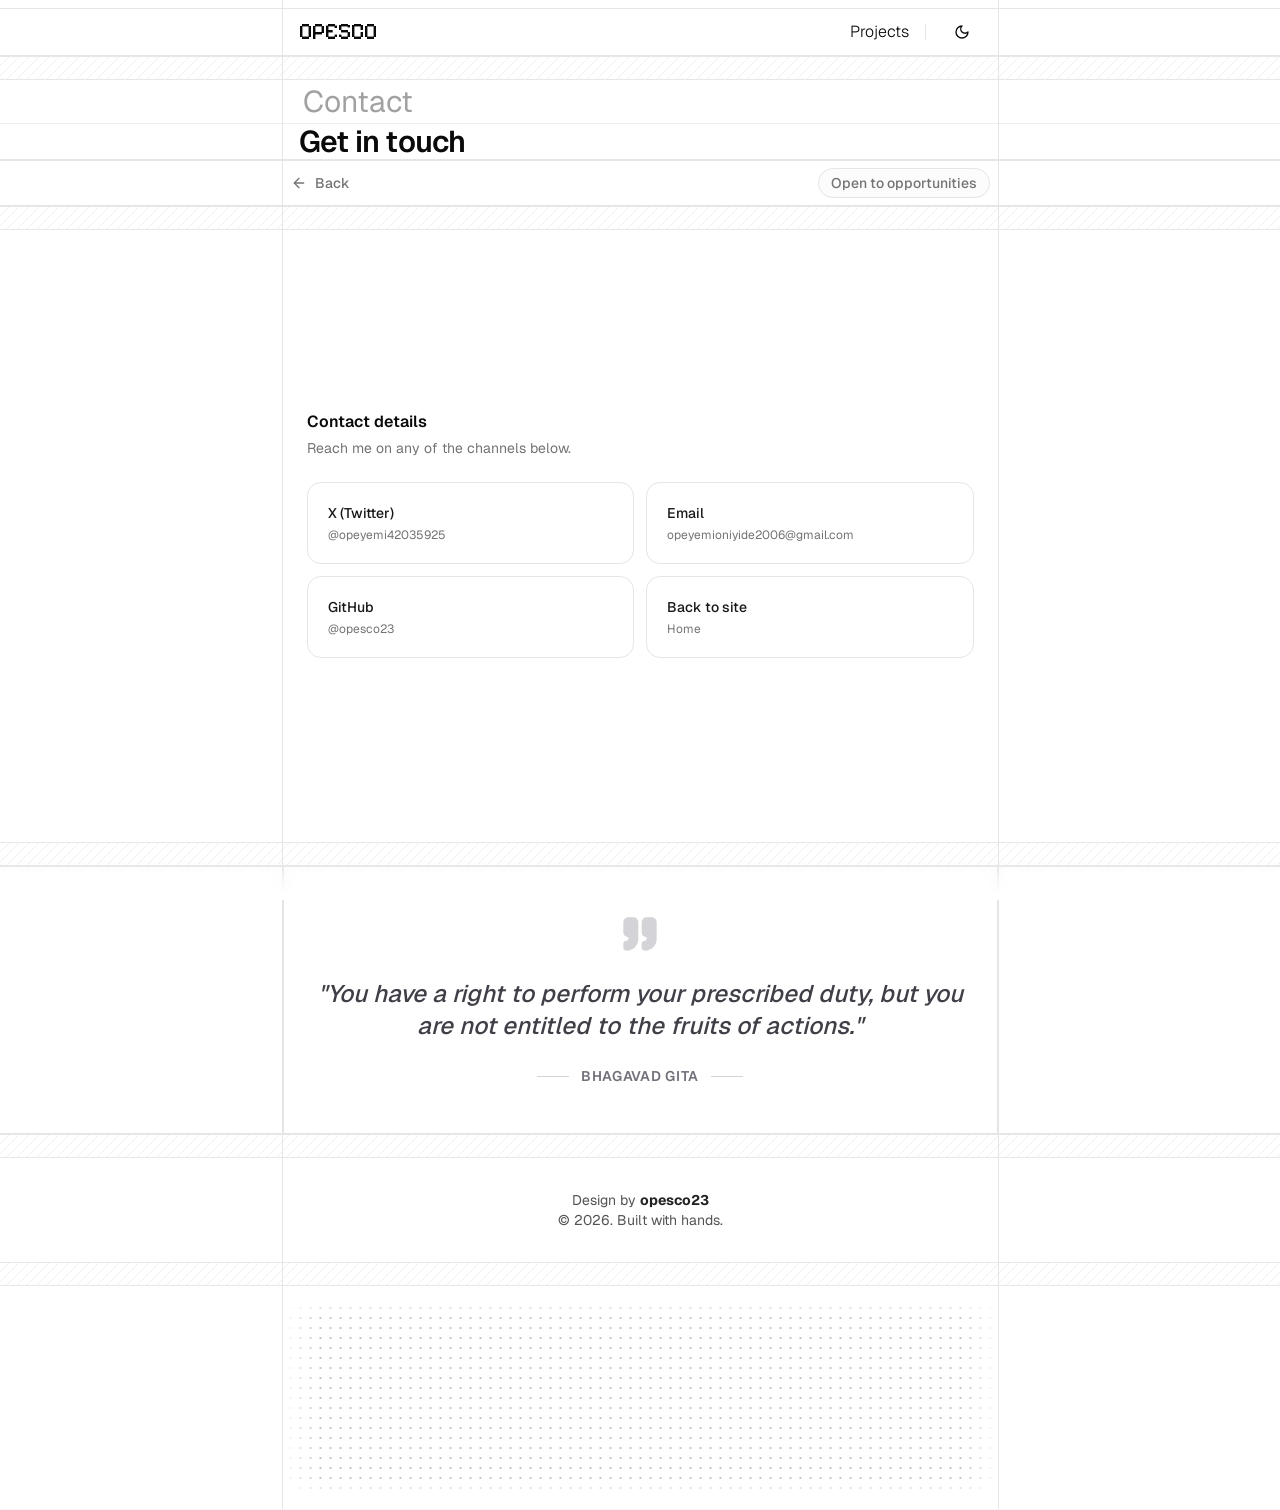
<file: contact.html>
<!DOCTYPE html><html lang="en">
<!-- Mirrored from https://opesco23.vercel.app/contact by HTTrack Website Copier/3.x [XR&CO], Fri, 09 Oct 2026 09:37:30 GMT -->
<!-- Added by HTTrack --><meta http-equiv="content-type" content="text/html;charset=utf-8" /><!-- /Added by HTTrack -->
<head><meta charSet="utf-8"/><meta name="viewport" content="width=device-width, initial-scale=1"/><link rel="preload" href="_next/static/immutable/media/01d67e7cc17e7674-s.p.0wyelkczeev99.woff2" as="font" crossorigin="" type="font/woff2"/><link rel="preload" href="_next/static/immutable/media/caa3a2e1cccd8315-s.p.0zr6hhvz-h9nw.woff2" as="font" crossorigin="" type="font/woff2"/><link rel="stylesheet" href="_next/static/immutable/chunks/0mpg60zrhx6q6.css" data-precedence="next"/><link rel="stylesheet" href="_next/static/immutable/chunks/3k15k_5_o108y.css" data-precedence="next"/><link rel="stylesheet" href="_next/static/immutable/chunks/1lvg9zfqwhzey.css" data-precedence="next"/><link rel="preload" as="script" fetchPriority="low" href="_next/static/immutable/chunks/3c4b5owlvbge0.js"/><script src="_next/static/immutable/chunks/15fmyunt847ma.js" async=""></script><script src="_next/static/immutable/chunks/37t01a6w5yf8l.js" async=""></script><script src="_next/static/immutable/chunks/1rktj87-6sxe0.js" async=""></script><script src="_next/static/immutable/chunks/turbopack-3xl4p3k_nl8x-.js" async=""></script><script src="_next/static/immutable/chunks/3lsz9s7oyhat3.js" async="" crossorigin=""></script><script src="_next/static/immutable/chunks/1fpajt1965nqs.js" async="" crossorigin=""></script><script src="_next/static/immutable/chunks/08pziz2g7lrjw.js" async="" crossorigin=""></script><script src="_next/static/immutable/chunks/3q1f0op2tewg7.js" async="" crossorigin=""></script><script src="_next/static/immutable/chunks/0pt4ca8fzqdy4.js" async="" crossorigin=""></script><script src="_next/static/immutable/chunks/1dj9dky2mdb8h.js" async="" crossorigin=""></script><script src="_next/static/immutable/chunks/0gi9kgcpg0u0f.js" async="" crossorigin=""></script><script src="_next/static/immutable/chunks/04blxplt3olg6.js" async="" crossorigin=""></script><script src="_next/static/immutable/chunks/1n7fblilrgc1y.js" async="" crossorigin=""></script><script src="_next/static/immutable/chunks/1h8p3zzsf2e_h.js" async="" crossorigin=""></script><script src="_next/static/immutable/chunks/1yxh_5e1stimk.js" async="" crossorigin=""></script><script src="_next/static/immutable/chunks/1y2lu9mzzl6ch.js" async="" crossorigin=""></script><title>Contact — Get in Touch | Oniyide Opeyemi</title><meta name="description" content="Reach out to Oniyide Opeyemi for frontend development projects, engineering roles, collaborations, or technical inquiries."/><link rel="author" href="https://github.com/opesco23"/><meta name="author" content="Oniyide Opeyemi"/><link rel="icon" href="/favicon.ico" sizes="any"/><link rel="icon" type="image/png" sizes="32x32" href="/icons/icon-32.png"/><link rel="icon" type="image/png" sizes="16x16" href="/icons/icon-16.png"/><link rel="apple-touch-icon" sizes="180x180" href="/icons/apple-touch-icon.png"/><link rel="mask-icon" href="/icons/icon-192.png" color="#020617"/><link rel="manifest" href="site.webmanifest"/><meta name="keywords" content="Oniyide Opeyemi,Oniyide,Developer,JavaScript,Python,HTML,Chrome Extension,CLI,Git,Web Developer Portfolio"/><meta name="creator" content="Oniyide Opeyemi"/><meta name="robots" content="index, follow"/><meta name="googlebot" content="index, follow, max-video-preview:-1, max-image-preview:large, max-snippet:-1"/><link rel="canonical" href="contact.html"/><meta name="google-site-verification" content="CtQ08DFx38_fGE2AYkzRwuG9w42ekquSIKklDT8S0Uo"/><meta property="og:title" content="Contact — Get in Touch with Oniyide Opeyemi"/><meta property="og:description" content="Reach out to Oniyide Opeyemi for frontend development projects, engineering roles, collaborations, or technical inquiries."/><meta property="og:url" content="contact.html"/><meta property="og:image" content="https://avatars.githubusercontent.com/u/141569350?v=4"/><meta property="og:type" content="website"/><meta name="twitter:card" content="summary_large_image"/><meta name="twitter:creator" content="@opesco23"/><meta name="twitter:title" content="Contact — Get in Touch with Oniyide Opeyemi"/><meta name="twitter:description" content="Reach out to Oniyide Opeyemi for frontend development projects, engineering roles, collaborations, or technical inquiries."/><meta name="twitter:image" content="https://avatars.githubusercontent.com/u/141569350?v=4"/><meta name="next-size-adjust" content=""/><script src="_next/static/immutable/chunks/0c0hxoamwjsbw.js" noModule=""></script></head><body class="geist_f15bd114-module__7725RG__variable pixelify_sans_8e742052-module__Yolb8a__variable min-h-screen font-sans antialiased"><div hidden=""><!--$--><!--/$--></div><script>(self.__next_s=self.__next_s||[]).push([0,{"children":"\n              (function() {\n                try {\n                  var key = \"vite-ui-theme\";\n                  var theme = localStorage.getItem(key);\n                  if (theme === \"dark\" || (!theme \u0026\u0026 \"dark\" === \"dark\")) {\n                    document.documentElement.classList.add(\"dark\");\n                  } else if (theme === \"light\") {\n                    document.documentElement.classList.add(\"light\");\n                  } else if (theme === \"system\") {\n                    var dark = window.matchMedia(\"(prefers-color-scheme: dark)\").matches;\n                    document.documentElement.classList.add(dark ? \"dark\" : \"light\");\n                  }\n                } catch (e) {}\n              })()\n            ","id":"theme-init"}])</script><script>(self.__next_s=self.__next_s||[]).push([0,{"type":"application/ld+json","children":"{\"@context\":\"https://schema.org\",\"@graph\":[{\"@type\":\"Person\",\"@id\":\"https://opesco23.vercel.app/#person\",\"name\":\"Oniyide Opeyemi\",\"jobTitle\":\"Frontend Developer \u0026 Developer\",\"url\":\"https://opesco23.vercel.app\",\"sameAs\":[\"https://github.com/opesco23\",\"https://twitter.com/opesco23\"],\"knowsAbout\":[\"React\",\"Next.js\",\"TypeScript\",\"JavaScript\",\"Frontend Development\",\"Developering\"]},{\"@type\":\"WebSite\",\"@id\":\"https://opesco23.vercel.app/#website\",\"url\":\"https://opesco23.vercel.app\",\"name\":\"Oniyide Opeyemi Portfolio\",\"description\":\"Personal portfolio, technical blogs, projects, and work experience of Oniyide Opeyemi.\",\"publisher\":{\"@id\":\"https://opesco23.vercel.app/#person\"}}]}","id":"json-ld"}])</script><div class="min-h-screen dark:bg-black/50"><section class="container mx-auto md:max-w-[715px] px-2 font-sans md:px-0 undefined "><div class="relative "><div class="pointer-events-none absolute top-0 bottom-0 -left-2 z-0 w-2 border-r border-neutral-200 md:-left-6 md:w-6 dark:border-neutral-800 dark:opacity-60"></div><div class="pointer-events-none absolute top-0 -right-2 bottom-0 z-0 w-2 border-l border-neutral-200 md:-right-6 md:w-6 dark:border-neutral-800 dark:opacity-60"></div><div class="bg-background dark:bg-[#050505] sticky top-0 isolate z-50 pt-1"><section class="container mx-auto md:max-w-[715px] px-2 font-sans md:px-0 undefined "><div><div class="before:bg-border after:bg-border relative m-auto mt-1 flex w-full max-w-screen items-center justify-between gap-2 overflow-visible px-4 py-1.5 transition-shadow duration-300 before:absolute before:top-0 before:left-1/2 before:z-[1] before:h-px before:w-screen before:-translate-x-1/2 before:content-[&#x27;&#x27;] after:absolute after:bottom-0 after:left-1/2 after:z-[1] after:h-px after:w-screen after:-translate-x-1/2 after:content-[&#x27;&#x27;] data-[affix=true]:shadow-[0_0_16px_0_black]/8 dark:data-[affix=true]:shadow-[0_0_16px_0_black]"><div><a href="index.html"><h2 class="pixelify_sans_60bf6b2b-module__eE3oOG__className text-2xl uppercase">OPESCO</h2></a></div><div class="flex items-center gap-4"><div class="hidden items-center gap-3 md:flex"><a class="text-md font-light text-pretty underline-offset-5 hover:underline" href="projects.html">Projects</a></div><span class="bg-border hidden h-4 w-px md:block"></span><audio src="newsound.wav" preload="auto"></audio><button data-slot="tooltip-trigger" data-variant="ghost" data-size="default" class="inline-flex items-center justify-center gap-2 whitespace-nowrap rounded-md text-sm font-medium disabled:pointer-events-none disabled:opacity-50 [&amp;_svg]:pointer-events-none [&amp;_svg:not([class*=&#x27;size-&#x27;])]:size-4 shrink-0 [&amp;_svg]:shrink-0 outline-none focus-visible:border-ring focus-visible:ring-ring/50 focus-visible:ring-[3px] aria-invalid:ring-destructive/20 dark:aria-invalid:ring-destructive/40 aria-invalid:border-destructive hover:bg-accent hover:text-accent-foreground dark:hover:bg-accent/50 h-9 px-4 py-2 has-[&gt;svg]:px-3 cursor-pointer" aria-label="Toggle theme" data-state="closed"><svg xmlns="http://www.w3.org/2000/svg" width="16" height="16" viewBox="0 0 24 24" fill="none" stroke="currentColor" stroke-width="2" stroke-linecap="round" stroke-linejoin="round" class="lucide lucide-sun" aria-hidden="true"><circle cx="12" cy="12" r="4"></circle><path d="M12 2v2"></path><path d="M12 20v2"></path><path d="m4.93 4.93 1.41 1.41"></path><path d="m17.66 17.66 1.41 1.41"></path><path d="M2 12h2"></path><path d="M20 12h2"></path><path d="m6.34 17.66-1.41 1.41"></path><path d="m19.07 4.93-1.41 1.41"></path></svg></button><div class="md:hidden border-l"><button data-slot="button" data-variant="ghost" data-size="icon" class="inline-flex items-center justify-center gap-2 whitespace-nowrap text-sm font-medium disabled:pointer-events-none disabled:opacity-50 [&amp;_svg]:pointer-events-none [&amp;_svg:not([class*=&#x27;size-&#x27;])]:size-4 shrink-0 [&amp;_svg]:shrink-0 outline-none focus-visible:border-ring focus-visible:ring-ring/50 focus-visible:ring-[3px] aria-invalid:ring-destructive/20 dark:aria-invalid:ring-destructive/40 aria-invalid:border-destructive hover:bg-accent hover:text-accent-foreground dark:hover:bg-accent/50 size-9 cursor-pointer rounded-full" aria-label="Menu" type="button" id="radix-_R_2abctb_" aria-haspopup="menu" aria-expanded="false" data-state="closed"><svg xmlns="http://www.w3.org/2000/svg" width="18" height="18" viewBox="0 0 24 24" fill="none" stroke="currentColor" stroke-width="2" stroke-linecap="round" stroke-linejoin="round" class="lucide lucide-menu" aria-hidden="true"><path d="M4 5h16"></path><path d="M4 12h16"></path><path d="M4 19h16"></path></svg></button></div></div></div></div></section></div><div class="fixed inset-x-0 bottom-6 z-50 mx-auto w-fit md:hidden"></div><div class="relative z-10"><section class="container mx-auto md:max-w-[715px] px-2 font-sans md:px-0 undefined "><div class="relative left-1/2 flex h-6 w-screen shrink-0 -translate-x-1/2 border-y border-neutral-200/90 before:absolute before:inset-0 before:-z-10 before:bg-[repeating-linear-gradient(315deg,transparent_0,rgb(229_229_229_/_0.6)_0,rgb(229_229_229_/_0.6)_1px,transparent_1px,transparent_50%)] before:bg-[size:10px_10px] dark:border-neutral-800 dark:before:bg-[repeating-linear-gradient(315deg,transparent_0,theme(colors.neutral.900)_0,theme(colors.neutral.900)_1px,transparent_1px,transparent_50%)] dark:opacity-60 dark:opacity-40"></div><div><div><div class="after:z relative w-full max-w-screen items-center justify-between gap-2 overflow-visible py-1 text-3xl font-normal transition-shadow duration-300 after:absolute after:bottom-0 after:left-1/2 after:h-px after:w-screen after:-translate-x-1/2 after:bg-neutral-200/60 after:content-[&#x27;&#x27;] data-[affix=true]:shadow-[0_0_16px_0_black]/8 dark:after:bg-neutral-800/80 dark:data-[affix=true]:shadow-[0_0_16px_0_black] px-5  text-neutral-400 dark:text-neutral-500 font-medium "><h2 class="">Contact</h2></div><h1 class="screen-line-bottom px-4 text-3xl font-semibold tracking-tight text-balance">Get in touch</h1></div><div class="flex items-center justify-between screen-line-top screen-line-bottom p-2"><a data-slot="button" data-variant="link" data-size="sm" class="group/button inline-flex shrink-0 items-center justify-center border border-transparent bg-clip-padding text-sm font-medium whitespace-nowrap outline-none select-none focus-visible:border-ring focus-visible:ring-3 focus-visible:ring-ring/50 disabled:pointer-events-none disabled:opacity-50 aria-invalid:border-destructive aria-invalid:ring-3 aria-invalid:ring-destructive/20 dark:aria-invalid:border-destructive/50 dark:aria-invalid:ring-destructive/40 [&amp;_svg]:pointer-events-none [&amp;_svg]:shrink-0 [&amp;_svg:not([class*=&#x27;size-&#x27;])]:size-4 decoration-1 underline-offset-3 active:scale-none rounded-[min(var(--radius-lg),10px)] in-data-[slot=button-group]:rounded-lg has-data-[icon=inline-end]:pr-1.5 has-data-[icon=inline-start]:pl-1.5 h-7 gap-2 border-none px-0 text-muted-foreground hover:text-foreground hover:no-underline" href="index.html"><svg xmlns="http://www.w3.org/2000/svg" width="24" height="24" viewBox="0 0 24 24" fill="none" stroke="currentColor" stroke-width="2" stroke-linecap="round" stroke-linejoin="round" class="lucide lucide-arrow-left" aria-hidden="true"><path d="m12 19-7-7 7-7"></path><path d="M19 12H5"></path></svg>Back</a><span class="text-xs sm:text-sm text-muted-foreground font-medium border border-border px-3 py-1 rounded-full bg-muted/30">Open to opportunities</span></div></div><div class="relative left-1/2 flex h-6 w-screen shrink-0 -translate-x-1/2 border-y border-neutral-200/90 before:absolute before:inset-0 before:-z-10 before:bg-[repeating-linear-gradient(315deg,transparent_0,rgb(229_229_229_/_0.6)_0,rgb(229_229_229_/_0.6)_1px,transparent_1px,transparent_50%)] before:bg-[size:10px_10px] dark:border-neutral-800 dark:before:bg-[repeating-linear-gradient(315deg,transparent_0,theme(colors.neutral.900)_0,theme(colors.neutral.900)_1px,transparent_1px,transparent_50%)] dark:opacity-60 dark:opacity-40"></div><div data-slot="card" class="text-card-foreground flex flex-col gap-6 rounded-xl border py-6 border-none bg-transparent shadow-none my-40"><div data-slot="card-header" class="@container/card-header grid auto-rows-min grid-rows-[auto_auto] items-start gap-2 px-6 has-data-[slot=card-action]:grid-cols-[1fr_auto] [.border-b]:pb-6"><div data-slot="card-title" class="leading-none font-semibold">Contact details</div><div data-slot="card-description" class="text-muted-foreground text-sm">Reach me on any of the channels below.</div></div><div data-slot="card-content" class="px-6"><div class="grid gap-3 sm:grid-cols-2"><a href="https://x.com/opeyemi42035925" target="_blank" rel="noopener noreferrer" class="group block rounded-xl border border-neutral-200 p-5 transition-colors hover:bg-neutral-50 dark:border-neutral-800 dark:hover:bg-neutral-900/50"><div class="text-sm font-medium text-neutral-900 dark:text-neutral-100">X (Twitter)</div><div class="mt-1 text-xs text-neutral-500 dark:text-neutral-400">@opeyemi42035925</div></a><a href="mailto:opeyemioniyide2006@gmail.com" target="_blank" rel="noopener noreferrer" class="group block rounded-xl border border-neutral-200 p-5 transition-colors hover:bg-neutral-50 dark:border-neutral-800 dark:hover:bg-neutral-900/50"><div class="text-sm font-medium text-neutral-900 dark:text-neutral-100">Email</div><div class="mt-1 text-xs text-neutral-500 dark:text-neutral-400">opeyemioniyide2006@gmail.com</div></a><a href="https://github.com/opesco23" target="_blank" rel="noopener noreferrer" class="group block rounded-xl border border-neutral-200 p-5 transition-colors hover:bg-neutral-50 dark:border-neutral-800 dark:hover:bg-neutral-900/50"><div class="text-sm font-medium text-neutral-900 dark:text-neutral-100">GitHub</div><div class="mt-1 text-xs text-neutral-500 dark:text-neutral-400">@opesco23</div></a><a href="index.html" target="_blank" rel="noopener noreferrer" class="group block rounded-xl border border-neutral-200 p-5 transition-colors hover:bg-neutral-50 dark:border-neutral-800 dark:hover:bg-neutral-900/50"><div class="text-sm font-medium text-neutral-900 dark:text-neutral-100">Back to site</div><div class="mt-1 text-xs text-neutral-500 dark:text-neutral-400">Home</div></a></div></div></div></section><!--$--><!--/$--><div data-site-quote="true"><div class="relative left-1/2 flex h-6 w-screen shrink-0 -translate-x-1/2 border-y border-neutral-200/90 before:absolute before:inset-0 before:-z-10 before:bg-[repeating-linear-gradient(315deg,transparent_0,rgb(229_229_229_/_0.6)_0,rgb(229_229_229_/_0.6)_1px,transparent_1px,transparent_50%)] before:bg-[size:10px_10px] dark:border-neutral-800 dark:before:bg-[repeating-linear-gradient(315deg,transparent_0,theme(colors.neutral.900)_0,theme(colors.neutral.900)_1px,transparent_1px,transparent_50%)] dark:opacity-60"></div><section class="container mx-auto md:max-w-[715px] px-2 font-sans md:px-0 undefined "><div><div class="border-border before:bg-border after:bg-border relative flex flex-col items-center justify-center border-x px-6 py-12 text-center before:absolute before:top-0 before:left-[-100vw] before:h-px before:w-[200vw] after:absolute after:bottom-0 after:left-[-100vw] after:h-px after:w-[200vw]"><svg xmlns="http://www.w3.org/2000/svg" width="24" height="24" viewBox="0 0 24 24" fill="none" stroke="currentColor" stroke-width="2" stroke-linecap="round" stroke-linejoin="round" class="lucide lucide-quote mb-6 size-10 fill-current text-zinc-300 dark:text-zinc-600" aria-hidden="true"><path d="M16 3a2 2 0 0 0-2 2v6a2 2 0 0 0 2 2 1 1 0 0 1 1 1v1a2 2 0 0 1-2 2 1 1 0 0 0-1 1v2a1 1 0 0 0 1 1 6 6 0 0 0 6-6V5a2 2 0 0 0-2-2z"></path><path d="M5 3a2 2 0 0 0-2 2v6a2 2 0 0 0 2 2 1 1 0 0 1 1 1v1a2 2 0 0 1-2 2 1 1 0 0 0-1 1v2a1 1 0 0 0 1 1 6 6 0 0 0 6-6V5a2 2 0 0 0-2-2z"></path></svg><blockquote class="mb-6 max-w-2xl text-xl font-medium text-zinc-700 italic sm:text-2xl dark:text-zinc-300">&quot;<!-- -->You have a right to perform your prescribed duty, but you are not
            entitled to the fruits of actions.<!-- -->&quot;</blockquote><div class="flex items-center gap-3"><div class="h-px w-8 bg-zinc-300 dark:bg-zinc-600"></div><span class="text-sm font-semibold tracking-wider text-zinc-500 uppercase dark:text-zinc-400">Bhagavad Gita</span><div class="h-px w-8 bg-zinc-300 dark:bg-zinc-600"></div></div></div></div></section></div><div class="relative left-1/2 flex h-6 w-screen shrink-0 -translate-x-1/2 border-y border-neutral-200/90 before:absolute before:inset-0 before:-z-10 before:bg-[repeating-linear-gradient(315deg,transparent_0,rgb(229_229_229_/_0.6)_0,rgb(229_229_229_/_0.6)_1px,transparent_1px,transparent_50%)] before:bg-[size:10px_10px] dark:border-neutral-800 dark:before:bg-[repeating-linear-gradient(315deg,transparent_0,theme(colors.neutral.900)_0,theme(colors.neutral.900)_1px,transparent_1px,transparent_50%)] dark:opacity-60"></div><section class="container mx-auto md:max-w-[715px] px-2 font-sans md:px-0 py-8 "><div class="flex flex-col items-center justify-center"><p class="text-foreground/70 text-center text-sm">Design by<!-- --> <b class="text-foreground/90">opesco23</b> <br/> ©<!-- --> <!-- -->2026<!-- -->. <!-- -->Built with hands.</p></div></section><div class="relative left-1/2 flex h-6 w-screen shrink-0 -translate-x-1/2 border-y border-neutral-200/90 before:absolute before:inset-0 before:-z-10 before:bg-[repeating-linear-gradient(315deg,transparent_0,rgb(229_229_229_/_0.6)_0,rgb(229_229_229_/_0.6)_1px,transparent_1px,transparent_50%)] before:bg-[size:10px_10px] dark:border-neutral-800 dark:before:bg-[repeating-linear-gradient(315deg,transparent_0,theme(colors.neutral.900)_0,theme(colors.neutral.900)_1px,transparent_1px,transparent_50%)] dark:opacity-60"></div><div data-footer-bottom-banner="true"><div class="after:z relative w-full max-w-screen items-center justify-between gap-2 overflow-visible py-3 transition-shadow duration-300 after:absolute after:bottom-0 after:left-1/2 after:h-px after:w-screen after:-translate-x-1/2 after:bg-neutral-100 after:content-[&#x27;&#x27;] data-[affix=true]:shadow-[0_0_16px_0_black]/8 dark:after:bg-neutral-900 dark:data-[affix=true]:shadow-[0_0_16px_0_black]"><div class="flex h-50 min-h-30 w-full items-center justify-center bg-[radial-gradient(var(--pattern-foreground)_1px,transparent_0)] mask-y-from-90% mask-x-from-95% mask-circle bg-size-[10px_10px] bg-center px-1.25 [--pattern-foreground:color-mix(in_oklab,var(--color-zinc-400)_60%,transparent)] sm:min-h-32 dark:[--pattern-foreground:color-mix(in_oklab,var(--color-zinc-600)_60%,transparent)]"></div></div></div></div></div></section><div class="from-background pointer-events-none fixed inset-x-0 bottom-0 z-40 h-10 bg-linear-to-t to-transparent [mask-image:linear-gradient(to_top,black_10%,transparent)] opacity-100 backdrop-blur-[5px] select-none dark:[mask-image:linear-gradient(to_top,black_20%,transparent)]"></div></div><script src="_next/static/immutable/chunks/3c4b5owlvbge0.js" id="_R_" async=""></script><script>(self.__next_f=self.__next_f||[]).push([0])</script><script>self.__next_f.push([1,"1:\"$Sreact.fragment\"\n2:I[77466,[\"/_next/static/immutable/chunks/3lsz9s7oyhat3.js\",\"/_next/static/immutable/chunks/1fpajt1965nqs.js\",\"/_next/static/immutable/chunks/08pziz2g7lrjw.js\",\"/_next/static/immutable/chunks/3q1f0op2tewg7.js\",\"/_next/static/immutable/chunks/0pt4ca8fzqdy4.js\",\"/_next/static/immutable/chunks/1dj9dky2mdb8h.js\",\"/_next/static/immutable/chunks/0gi9kgcpg0u0f.js\",\"/_next/static/immutable/chunks/04blxplt3olg6.js\"],\"\"]\n3:I[68467,[\"/_next/static/immutable/chunks/3lsz9s7oyhat3.js\",\"/_next/static/immutable/chunks/1fpajt1965nqs.js\",\"/_next/static/immutable/chunks/08pziz2g7lrjw.js\",\"/_next/static/immutable/chunks/3q1f0op2tewg7.js\",\"/_next/static/immutable/chunks/0pt4ca8fzqdy4.js\",\"/_next/static/immutable/chunks/1dj9dky2mdb8h.js\",\"/_next/static/immutable/chunks/0gi9kgcpg0u0f.js\",\"/_next/static/immutable/chunks/04blxplt3olg6.js\"],\"ThemeProvider\"]\n4:I[38024,[\"/_next/static/immutable/chunks/3lsz9s7oyhat3.js\",\"/_next/static/immutable/chunks/1fpajt1965nqs.js\",\"/_next/static/immutable/chunks/08pziz2g7lrjw.js\",\"/_next/static/immutable/chunks/3q1f0op2tewg7.js\",\"/_next/static/immutable/chunks/0pt4ca8fzqdy4.js\",\"/_next/static/immutable/chunks/1dj9dky2mdb8h.js\",\"/_next/static/immutable/chunks/0gi9kgcpg0u0f.js\",\"/_next/static/immutable/chunks/04blxplt3olg6.js\"],\"default\"]\n5:I[47452,[\"/_next/static/immutable/chunks/3lsz9s7oyhat3.js\",\"/_next/static/immutable/chunks/1fpajt1965nqs.js\",\"/_next/static/immutable/chunks/08pziz2g7lrjw.js\",\"/_next/static/immutable/chunks/3q1f0op2tewg7.js\",\"/_next/static/immutable/chunks/0pt4ca8fzqdy4.js\",\"/_next/static/immutable/chunks/1dj9dky2mdb8h.js\",\"/_next/static/immutable/chunks/0gi9kgcpg0u0f.js\",\"/_next/static/immutable/chunks/04blxplt3olg6.js\"],\"default\"]\n6:I[98389,[\"/_next/static/immutable/chunks/3lsz9s7oyhat3.js\",\"/_next/static/immutable/chunks/1fpajt1965nqs.js\",\"/_next/static/immutable/chunks/08pziz2g7lrjw.js\",\"/_next/static/immutable/chunks/3q1f0op2tewg7.js\",\"/_next/static/immutable/chunks/0pt4ca8fzqdy4.js\",\"/_next/static/immutable/chunks/1dj9dky2mdb8h.js\",\"/_next/static/immutable/chunks/0gi9kgcpg0u0f.js\",\"/_next/static/immutable/chunks/04blxplt3olg6.js\"],\"Analytics\"]\nf:I[58281,[\"/_next/static/immutable/chunks/3lsz9s7oyhat3.js\",\"/_next/static/immutable/chunks/1fpajt1965nqs.js\",\"/_next/static/immutable/chunks/08pziz2g7lrjw.js\",\"/_next/static/immutable/chunks/3q1f0op2tewg7.js\",\"/_next/static/immutable/chunks/0pt4ca8fzqdy4.js\",\"/_next/static/immutable/chunks/1dj9dky2mdb8h.js\",\"/_next/static/immutable/chunks/0gi9kgcpg0u0f.js\",\"/_next/static/immutable/chunks/04blxplt3olg6.js\"],\"default\",1]\n:HL[\"/_next/static/immutable/chunks/0mpg60zrhx6q6.css\",\"style\"]\n:HL[\"/_next/static/immutable/chunks/3k15k_5_o108y.css\",\"style\"]\n:HL[\"/_next/static/immutable/chunks/1lvg9zfqwhzey.css\",\"style\"]\n:HL[\"/_next/static/immutable/media/01d67e7cc17e7674-s.p.0wyelkczeev99.woff2\",\"font\",{\"crossOrigin\":\"\",\"type\":\"font/woff2\"}]\n:HL[\"/_next/static/immutable/media/caa3a2e1cccd8315-s.p.0zr6hhvz-h9nw.woff2\",\"font\",{\"crossOrigin\":\"\",\"type\":\"font/woff2\"}]\nd:X\n0:{\"P\":null,\"c\":[\"\",\"contact\"],\"q\":\"\",\"i\":false,\"f\":[[[\"\",{\"children\":[\"contact\",{\"children\":[\"__PAGE__\",{},\"$undefined\",\"$undefined\",4608]},\"$undefined\",\"$undefined\",4608]},\"$undefined\",\"$undefined\",4624],[[\"$\",\"$1\",\"c\",{\"children\":[[[\"$\",\"link\",\"0\",{\"rel\":\"stylesheet\",\"href\":\"/_next/static/immutable/chunks/0mpg60zrhx6q6.css\",\"precedence\":\"next\",\"crossOrigin\":\"$undefined\",\"nonce\":\"$undefined\"}],[\"$\",\"link\",\"1\",{\"rel\":\"stylesheet\",\"href\":\"/_next/static/immutable/chunks/3k15k_5_o108y.css\",\"precedence\":\"next\",\"crossOrigin\":\"$undefined\",\"nonce\":\"$undefined\"}],[\"$\",\"link\",\"2\",{\"rel\":\"stylesheet\",\"href\":\"/_next/static/immutable/chunks/1lvg9zfqwhzey.css\",\"precedence\":\"next\",\"crossOrigin\":\"$undefined\",\"nonce\":\"$undefined\"}],[\"$\",\"script\",\"script-0\",{\"src\":\"/_next/static/immutable/chunks/3lsz9s7oyhat3.js\",\"async\":true,\"nonce\":\"$undefined\"}],[\"$\",\"script\",\"script-1\",{\"src\":\"/_next/static/immutable/chunks/1fpajt1965nqs.js\",\"async\":true,\"nonce\":\"$undefined\"}],[\"$\",\"script\",\"script-2\",{\"src\":\"/_next/static/immutable/chunks/08pziz2g7lrjw.js\",\"async\":true,\"nonce\":\"$undefined\"}],[\"$\",\"script\",\"script-3\",{\"src\":\"/_next/static/immutable/chunks/3q1f0op2tewg7.js\",\"async\":true,\"nonce\":\"$undefined\"}],[\"$\",\"script\",\"script-4\",{\"src\":\"/_next/static/immutable/chunks/0pt4ca8fzqdy4.js\",\"async\":true,\"nonce\":\"$undefined\"}],[\"$\",\"script\",\"script-5\",{\"src\":\"/_next/static/immutable/chunks/1dj9dky2mdb8h.js\",\"async\":true,\"nonce\":\"$undefined\"}],[\"$\",\"script\",\"script-6\",{\"src\":\"/_next/static/immutable/chunks/0gi9kgcpg0u0f.js\",\"async\":true,\"nonce\":\"$undefined\"}],[\"$\",\"script\",\"script-7\",{\"src\":\"/_next/static/immutable/chunks/04blxplt3olg6.js\",\"async\":true,\"nonce\":\"$undefined\"}]],[\"$\",\"html\",null,{\"lang\":\"en\",\"suppressHydrationWarning\":true,\"children\":[[\"$\",\"head\",null,{}],[\"$\",\"body\",null,{\"className\":\"geist_f15bd114-module__7725RG__variable pixelify_sans_8e742052-module__Yolb8a__variable min-h-screen font-sans antialiased\",\"children\":[[\"$\",\"$L2\",null,{\"id\":\"theme-init\",\"strategy\":\"beforeInteractive\",\"dangerouslySetInnerHTML\":{\"__html\":\"\\n              (function() {\\n                try {\\n                  var key = \\\"vite-ui-theme\\\";\\n                  var theme = localStorage.getItem(key);\\n                  if (theme === \\\"dark\\\" || (!theme \u0026\u0026 \\\"dark\\\" === \\\"dark\\\")) {\\n                    document.documentElement.classList.add(\\\"dark\\\");\\n                  } else if (theme === \\\"light\\\") {\\n                    document.documentElement.classList.add(\\\"light\\\");\\n                  } else if (theme === \\\"system\\\") {\\n                    var dark = window.matchMedia(\\\"(prefers-color-scheme: dark)\\\").matches;\\n                    document.documentElement.classList.add(dark ? \\\"dark\\\" : \\\"light\\\");\\n                  }\\n                } catch (e) {}\\n              })()\\n            \"}}],[\"$\",\"$L2\",null,{\"id\":\"json-ld\",\"type\":\"application/ld+json\",\"strategy\":\"beforeInteractive\",\"dangerouslySetInnerHTML\":{\"__html\":\"{\\\"@context\\\":\\\"https://schema.org/\\\",\\\"@graph\\\":[{\\\"@type\\\":\\\"Person\\\",\\\"@id\\\":\\\"index.html#person\\\",\\\"name\\\":\\\"Oniyide Opeyemi\\\",\\\"jobTitle\\\":\\\"Frontend Developer \u0026 Developer\\\",\\\"url\\\":\\\"index.html\\\",\\\"sameAs\\\":[\\\"https://github.com/opesco23\\\",\\\"https://twitter.com/opesco23\\\"],\\\"knowsAbout\\\":[\\\"React\\\",\\\"Next.js\\\",\\\"TypeScript\\\",\\\"JavaScript\\\",\\\"Frontend Development\\\",\\\"Developering\\\"]},{\\\"@type\\\":\\\"WebSite\\\",\\\"@id\\\":\\\"index.html#website\\\",\\\"url\\\":\\\"index.html\\\",\\\"name\\\":\\\"Oniyide Opeyemi Portfolio\\\",\\\"description\\\":\\\"Personal portfolio, technical blogs, projects, and work experience of Oniyide Opeyemi.\\\",\\\"publisher\\\":{\\\"@id\\\":\\\"https://opesco23.vercel.app/#person\\\"}}]}\"}}],[\"$\",\"$L3\",null,{\"defaultTheme\":\"dark\",\"storageKey\":\"vite-ui-theme\",\"children\":[[\"$\",\"$L4\",null,{}],[\"$\",\"$L5\",null,{}],[\"$\",\"$L6\",null,{}],[\"$\",\"div\",null,{\"className\":\"min-h-screen dark:bg-black/50\",\"children\":[[\"$\",\"section\",null,{\"className\":\"container mx-auto md:max-w-[715px] px-2 font-sans md:px-0 undefined \",\"children\":[\"$\",\"div\",null,{\"className\":\"relative \",\"children\":[[\"$\",\"div\",null,{\"className\":\"pointer-events-none absolute top-0 bottom-0 -left-2 z-0 w-2 border-r border-neutral-200 md:-left-6 md:w-6 dark:border-neutral-800 dark:opacity-60\"}],\"$L7\",\"$L8\",\"$L9\"]}]}],\"$La\"]}]]}]]}]]}]]}],{\"children\":[\"$Lb\",{\"children\":[\"$Lc\",{},null,false,null]},null,false,\"$d\"]},null,false,null],\"$Le\",false]],\"m\":\"$undefined\",\"G\":[\"$f\",[\"$L10\",\"$L11\",\"$L12\"]],\"S\":true,\"h\":null,\"r\":\"$undefined\",\"s\":\"$undefined\",\"a\":\"$undefined\",\"l\":\"$undefined\",\"p\":\"$undefined\",\"d\":\"$undefined\",\"b\":\"jDEjcXAs76h6JYAIAXPZJ\"}\n13:I[71664,[\"/_next/static/immutable/chunks/3lsz9s7oyhat3.js\",\"/_next/static/immutable/chunks/1fpajt1965nqs.js\",\"/_next/static/immutable/chunks/08pziz2g7lrjw.js\",\"/_next/static/immutable/chunks/3q1f0op2tewg7.js\",\"/_next/static/immutable/chunks/0pt4ca8fzqdy4.js\",\"/_next/static/immutable/chunks/1dj9dky2mdb8h.js\",\"/_next/static/immutable/chunks/0gi9kgcpg0u0f.js\",\"/_next/static/immutable/chunks/04blxplt3olg6.js\"],\"default\"]\n14:I[15789,[\"/_next/static/immutable/chunks/3lsz9s7oyhat3.js\",\"/_next/static/immutable/chunks/1fpajt1965nqs.js\",\"/_next/static/immutable/chunks/08pziz2g7lrjw.js\",\"/_next/static/immutable/chunks/3q1f0op2tewg7.js\",\"/_next/static/immutable/chunks/0pt4ca8fzqdy4.js\",\"/_next/static/immutable/chunks/1dj9dky2mdb8h.js\",\"/_next/static/immutable/chunks/0gi9kgcpg0u0f.js\",\"/_next/static/immutable/chunks/04blxplt3olg6.js\"],\"default\"]\n15:I[54584,[\"/_next/static/immutable/chunks/3lsz9s7oyhat3.js\",\"/_next/static/immutable/chunks/1fpajt1965nqs.js\",\"/_next/static/immutable/chunks/08pziz2g7lrjw.js\",\"/_next/static/immutable/chunks/3q1f0op2tewg7.js\",\"/_next/static/immutable/chunks/0pt4ca8fzqdy4.js\",\"/_next/static/immutable/chunks/1dj9dky2mdb8h.js\",\"/_next/static/immutable/chunks/0gi9kgcpg0u0f.js\",\"/_next/static/immutable/chunks/04blxplt3olg6.js\"],\"default\"]\n16:I[82468,[\"/_next/static/immutable/chunks/3lsz9s7oyhat3.js\",\"/_next/static/immutable/chunks/1fpajt1965nqs.js\",\"/_next/static/immutable/chunks/08pziz2g7lrjw.js\",\"/_next/static/immutable/chunks/3q1f0op2tewg7.js\",\"/_next/static/immutable/chunks/0pt4ca8fzqdy4.js\",\"/_next/static/immutable/chunks/1dj9dky2mdb8h.js\",\"/_next/static/immutable/chunks/0gi9kgcpg0u0f.js\",\"/_next/static/immutable/chunks/04blxplt3olg6.js\",\"/_next/static/immutable/chunks/1n7fblilrgc1y.js\"],\"CursorDrivenParticleTypography\"]\n17:I[91751,[\"/_next/static/immutable/chunks/3lsz9s7oyhat3.js\",\"/_next/static/immutable/chunks/1fpajt1965nqs.js\",\"/_next/static/immutable/chunks/08pziz2g7lrjw.js\",\"/_next/static/immutable/chunks/3q1f0op2tewg7.js\",\"/_next/static/immutable/chunks/0pt4ca8fzqdy4.js\",\"/_next/static/immutable/chunks/1dj9dky2mdb8h.js\",\"/_next/static/immutable/chunks/0gi9kgcpg0u0f.js\",\"/_next/static/immutable/chunks/04blxplt3olg6.js\",\"/_next/static/immutable/chunks/1n7fblilrgc1y.js\"],\"\"]\n18:I[6861,[\"/_next/static/immutable/chunks/3lsz9s7oyhat3.js\",\"/_next/static/immutable/chunks/1fpajt1965nqs.js\",\"/_next/static/immutable/chunks/08pziz2g7lrjw.js\",\"/_next/static/immutable/chunks/3q1f0op2tewg7.js\",\"/_next/static/immutable/chunks/0pt4ca8fzqdy4.js\",\"/_next/static/immutable/chunks/1dj9dky2mdb8h.js\",\"/_next/static/immutable/chunks/0gi9kgcpg0u0f.js\",\"/_next/static/immutable/chunks/04blxplt3olg6.js\"],\"Quote\"]\n19:I[8105,[\"/_next/static/immutable/chunks/3lsz9s7oyhat3.js\",\"/_next/static/immutable/chunks/1fpajt1965nqs.js\",\"/_next/static/immutable/chunks/08pziz2g7lrjw.js\",\"/_next/static/immutable/chunks/3q1f0op2tewg7.js\",\"/_next/static/immutable/chunks/0pt4ca8fzqdy4.js\",\"/_next/static/immutable/chunks/1dj9dky2mdb8h.js\",\"/_next/static/immutable/chunks/0gi9kgcpg0u0f.js\",\"/_next/static/immutable/chunks/04blxplt3olg6.js\",\"/_next/static/immutable/chunks/1h8p3zzsf2e_h.js\",\"/_next/static/immutable/chunks/1yxh_5e1stimk.js\",\"/_next/static/immutable/chunks/1y2lu9mzzl6ch.js\"],\"default\"]\n1a:I[7368,[\"/_next/static/immutable/chunks/3lsz9s7oyhat3.js\",\"/_next/static/immutable/chunks/1fpajt1965nqs.js\",\"/_next/static/immutable/chunks/08pziz2g7lrjw.js\",\"/_next/static/immutable/chunks/3q1f0op2tewg7.js\",\"/_next/static/immutable/chunks/0pt4ca8fzqdy4.js\",\"/_next/static/immutable/chunks/1dj9dky2mdb8h.js\",\"/_next/static/immutable/chunks/0gi9kgcpg0u0f.js\",\"/_next/static/immutable/chunks/04blxplt3olg6.js\"],\"OutletBoundary\"]\n1b:\"$Sreact.suspense\"\n1d:I[7368,[\"/_next/static/immutable/chunks/3lsz9s7oyhat3.js\",\"/_next/static/immutable/chunks/1fpajt1965nqs.js\",\"/_next/static/immutable/chunks/08pziz2g7lrjw.js\",\"/_next/static/immutable/chunks/3q1f0op2tewg7.js\",\"/_next/static/immutable/chunks/0pt4ca8fzqdy4.js\",\"/_next/static/immutable/chunks/1dj9dky2mdb8h.js\",\"/_next/static/immutable/chunks/0gi9kgcpg0u0f.js\",\"/_next/static/immutable/chunks/04blxplt3olg6.js\"],\"ViewportBoundary\"]\n1f:I[7368,[\"/_next/static/immutable/chunks/3lsz9s7oyhat3.js\",\"/_next/static/immutable/chunks/1fpajt1965nqs.js\",\"/_next/static/immutable/chunks/08pziz2g7lrjw.js\",\"/_next/static/immutable/chunks/3q1f0op2tewg7.js\",\"/_next/static/immutable/chunks/0pt4ca8fzqdy4.js\",\"/_next/static/immutable/chunks/1dj9dky2mdb8h.js\",\"/_next/static/immutable/chunks/0gi9kgcpg0u0f.js\",\"/_next/static/immutable/chunks/04blxplt3olg6.js\"],\"MetadataBoundary\"]\n7:[\"$\",\"div\",null,{\"className\":\"pointer-events-none absolute top-0 -right-2 bottom-0 z-0 w-2 border-l border-neutral-200 md:-right-6 md:w-6 dark:border-neutral-800 dark:opacity-60\"}]\n8:[\"$\",\"$L13\",null,{}]\n9:[\"$\",\"div\",null,{\"className\":\"relative z-10\",\"children\":[[\"$\",\"$L14\",null,{\"parallelRouterKey\":\"children\",\"error\":\"$undefined\",\"errorStyles\":\"$undefined\",\"errorScripts\":\"$undefined\",\"template\":[\"$\",\"$L15\",null,{}],\"templateStyles\":\"$undefined\",\"templateScripts\":\"$undefined\",\"notFound\":[[\"$\",\"div\",null,{\"className\":\"not-found-page flex min-h-[calc(100vh-13.5rem)] flex-col items-center justify-center px-4 text-center\",\"children\":[[\"$\",\"style\",null,{\"children\":\"\\n          .not-found-page ~ [data-site-quote],\\n          .not-found-page ~ [data-footer-bottom-banner] {\\n            display: none;\\n          }\\n        \"}],[\"$\",\"div\",null,{\"className\":\"w-full max-w-2xl\",\"children\":[\"$\",\"$L16\",null,{\"text\":\"404\",\"fontSize\":160,\"particleDensity\":4,\"dispersionStrength\":20,\"returnSpeed\":0.06,\"className\":\"h-48 min-h-48 sm:h-56 sm:min-h-56\"}]}],[\"$\",\"div\",null,{\"className\":\"-mt-4 flex flex-col items-center gap-3 sm:-mt-6\",\"children\":[[\"$\",\"h1\",null,{\"className\":\"text-2xl font-semibold tracking-tight sm:text-3xl\",\"children\":\"Page not found\"}],[\"$\",\"p\",null,{\"className\":\"text-muted-foreground max-w-md text-sm\",\"children\":\"This page doesn't exist or has been moved.\"}],[\"$\",\"$L17\",null,{\"href\":\"/\",\"className\":\"bg-primary text-primary-foreground mt-3 rounded-full px-6 py-2 text-sm font-medium transition-opacity hover:opacity-90\",\"children\":\"Go home\"}]]}]]}],[]],\"forbidden\":\"$undefined\",\"unauthorized\":\"$undefined\"}],[\"$\",\"$L18\",null,{}],[[\"$\",\"div\",null,{\"className\":\"relative left-1/2 flex h-6 w-screen shrink-0 -translate-x-1/2 border-y border-neutral-200/90 before:absolute before:inset-0 before:-z-10 before:bg-[repeating-linear-gradient(315deg,transparent_0,rgb(229_229_229_/_0.6)_0,rgb(229_229_229_/_0.6)_1px,transparent_1px,transparent_50%)] before:bg-[size:10px_10px] dark:border-neutral-800 dark:before:bg-[repeating-linear-gradient(315deg,transparent_0,theme(colors.neutral.900)_0,theme(colors.neutral.900)_1px,transparent_1px,transparent_50%)] dark:opacity-60\"}],[\"$\",\"section\",null,{\"className\":\"container mx-auto md:max-w-[715px] px-2 font-sans md:px-0 py-8 \",\"children\":[\"$\",\"div\",null,{\"className\":\"flex flex-col items-center justify-center\",\"children\":[\"$\",\"p\",null,{\"className\":\"text-foreground/70 text-center text-sm\",\"children\":[\"Design by\",\" \",[\"$\",\"b\",null,{\"className\":\"text-foreground/90\",\"children\":\"opesco23\"}],\" \",[\"$\",\"br\",null,{}],\" ©\",\" \",2026,\". \",\"Built with hands.\"]}]}]}],[\"$\",\"div\",null,{\"className\":\"relative left-1/2 flex h-6 w-screen shrink-0 -translate-x-1/2 border-y border-neutral-200/90 before:absolute before:inset-0 before:-z-10 before:bg-[repeating-linear-gradient(315deg,transparent_0,rgb(229_229_229_/_0.6)_0,rgb(229_229_229_/_0.6)_1px,transparent_1px,transparent_50%)] before:bg-[size:10px_10px] dark:border-neutral-800 dark:before:bg-[repeating-linear-gradient(315deg,transparent_0,theme(colors.neutral.900)_0,theme(colors.neutral.900)_1px,transparent_1px,transparent_50%)] dark:opacity-60\"}],[\"$\",\"div\",null,{\"data-footer-bottom-banner\":true,\"children\":[\"$\",\"div\",null,{\"className\":\"after:z relative w-full max-w-screen items-center justify-between gap-2 overflow-visible py-3 transition-shadow duration-300 after:absolute after:bottom-0 after:left-1/2 after:h-px after:w-screen after:-translate-x-1/2 after:bg-neutral-100 after:content-[''] data-[affix=true]:shadow-[0_0_16px_0_black]/8 dark:after:bg-neutral-900 dark:data-[affix=true]:shadow-[0_0_16px_0_black]\",\"children\":[\"$\",\"div\",null,{\"className\":\"flex h-50 min-h-30 w-full items-center justify-center bg-[radial-gradient(var(--pattern-foreground)_1px,transparent_0)] mask-y-from-90% mask-x-from-95% mask-circle bg-size-[10px_10px] bg-center px-1.25 [--pattern-foreground:color-mix(in_oklab,var(--color-zinc-400)_60%,transparent)] sm:min-h-32 dark:[--pattern-foreground:color-mix(in_oklab,var(--color-zinc-600)_60%,transparent)]\"}]}]}]]]}]\na:[\"$\",\"div\",null,{\"className\":\"from-background pointer-events-none fixed inset-x-0 bottom-0 z-40 h-10 bg-linear-to-t to-transparent [mask-image:linear-gradient(to_top,black_10%,transparent)] opacity-100 backdrop-blur-[5px] select-none dark:[mask-image:linear-gradient(to_top,black_20%,transparent)]\"}]\nb:[\"$\",\"$1\",\"c\",{\"children\":[null,[\"$\",\"$L14\",null,{\"parallelRouterKey\":\"children\",\"error\":\"$undefined\",\"errorStyles\":\"$undefined\",\"errorScripts\":\"$undefined\",\"template\":[\"$\",\"$L15\",null,{}],\"templateStyles\":\"$undefined\",\"templateScripts\":\"$undefined\",\"notFound\":\"$undefined\",\"forbidden\":\"$undefined\",\"unauthorized\":\"$undefined\"}]]}]\nc:[\"$\",\"$1\",\"c\",{\"children\":[[\"$\",\"$L19\",null,{}],[[\"$\",\"script\",\"script-0\",{\"src\":\"/_next/static/immutable/chunks/1h8p3zzsf2e_h.js\",\"async\":true,\"nonce\":\"$undefined\"}],[\"$\",\"script\",\"script-1\",{\"src\":\"/_next/static/immutable/chunks/1yxh_5e1stimk.js\",\"async\":true,\"nonce\":\"$undefined\"}],[\"$\",\"script\",\"script-2\",{\"src\":\"/_next/static/immutable/chunks/1y2lu9mzzl6ch.js\",\"async\":true,\"nonce\":\"$undefined\"}]],[\"$\",\"$L1a\",null,{\"children\":[\"$\",\"$1b\",null,{\"name\":\"Next.MetadataOutlet\",\"children\":\"$@1c\"}]}]]}]\ne:[\"$\",\"$1\",\"h\",{\"children\":[null,[\"$\",\"$L1d\",null,{\"children\":\"$L1e\"}],[\"$\",\"div\",null,{\"hidden\":true,\"children\":[\"$\",\"$L1f\",null,{\"children\":[\"$\",\"$1b\",null,{\"name\":\"Next.Metadata\",\"children\":\"$L20\"}]}]}],[\"$\",\"meta\",null,{\"name\":\"next-size-adjust\",\"content\":\"\"}]]}]\n10:[\"$\",\"link\",\"0\",{\"rel\":\"stylesheet\",\"href\":\"/_next/static/immutable/chunks/0mpg60zrhx6q6.css\",\"precedence\":\"next\",\"crossOrigin\":\"$undefined\",\"nonce\":\"$undefined\"}]\n11:[\"$\",\"link\",\"1\",{\"rel\":\"stylesheet\",\"href\":\"/_next/static/immutable/chunks/3k15k_5_o108y.css\",\"precedence\":\"next\",\"crossOrigin\":\"$undefined\",\"nonce\":\"$undefined\"}]\n12:[\"$\",\"link\",\"2\",{\"rel\":\"stylesheet\",\"href\":\"/_next/static/immutable/chunks/1lvg9zfqwhzey.css\",\"precedence\":\"next\",\"crossOrigin\":\"$undefined\",\"nonce\":\"$undefined\"}]\nd:C\n1e:[[\"$\",\"meta\",\"0\",{\"charSet\":\"utf-8\"}],[\"$\",\"meta\",\"1\",{\"name\":\"viewport\",\"content\":\"width=device-width, initial-scale=1\"}]]\n21:I[65818,[\"/_next/static/immutable/chunks/3lsz9s7oyhat3.js\",\"/_next/static/immutable/chunks/1fpajt1965nqs.js\",\"/_next/static/immutable/chunks/08pziz2g7lrjw.js\",\"/_next/static/immutable/chunks/3q1f0op2tewg7.js\",\"/_next/static/immutable/chunks/0pt4ca8fzqdy4.js\",\"/_next/static/immutable/chunks/1dj9dky2mdb8h.js\",\"/_next/static/immutable/chunks/0gi9kgcpg0u0f.js\",\"/_next/static/immutable/chunks/04blxplt3olg6.js\"],\"IconMark\"]\n1c:null\n20:[[\"$\",\"title\",\"0\",{\"children\":\"Contact — Get in Touch | Oniyide Opeyemi\"}],[\"$\",\"meta\",\"1\",{\"name\":\"description\",\"content\":\"Reach out to Oniyide Opeyemi for frontend development projects, engineering roles, collaborations, or technical inquiries.\"}],[\"$\",\"link\",\"2\",{\"rel\":\"author\",\"href\":\"https://github.com/opesco23\"}],[\"$\",\"meta\",\"3\",{\"name\":\"author\",\"content\":\"Oniyide Opeyemi\"}],[\"$\",\"link\",\"4\",{\"rel\":\"manifest\",\"href\":\"/site.webmanifest\",\"crossOrigin\":\"$undefined\"}],[\"$\",\"meta\",\"5\",{\"name\":\"keywords\",\"content\":\"Oniyide Opeyemi,Oniyide,Developer,JavaScript,Python,HTML,Chrome Extension,CLI,Git,Web Developer Portfolio\"}],[\"$\",\"meta\",\"6\",{\"name\":\"creator\",\"content\":\"Oniyide Opeyemi\"}],[\"$\",\"meta\",\"7\",{\"name\":\"robots\",\"content\":\"index, follow\"}],[\"$\",\"meta\",\"8\",{\"name\":\"googlebot\",\"content\":\"index, follow, max-video-preview:-1, max-image-preview:large, max-snippet:-1\"}],[\"$\",\"link\",\"9\",{\"rel\":\"canonical\",\"href\":\"https://opesco23.vercel.app/contact\"}],[\"$\",\"meta\",\"10\",{\"name\":\"google-site-verification\",\"content\":\"CtQ08DFx38_fGE2AYkzRwuG9w42ekquSIKklDT8S0Uo\"}],[\"$\",\"meta\",\"11\",{\"property\":\"og:title\",\"content\":\"Contact — Get in Touch with Oniyide Opeyemi\"}],[\"$\",\"meta\",\"12\",{\"property\":\"og:description\",\"content\":\"Reach out to Oniyide Opeyemi for frontend development projects, engineering roles, collaborations, or technical inquiries.\"}],[\"$\",\"meta\",\"13\",{\"property\":\"og:url\",\"content\":\"https://opesco23.vercel.app/contact\"}],[\"$\",\"meta\",\"14\",{\"property\":\"og:image\",\"content\":\"https://opesco23.vercel.app/og-image.webp\"}],[\"$\",\"meta\",\"15\",{\"property\":\"og:image:width\",\"content\":\"1200\"}],[\"$\",\"meta\",\"16\",{\"property\":\"og:image:height\",\"content\":\"630\"}],[\"$\",\"meta\",\"17\",{\"property\":\"og:image:alt\",\"content\":\"Oniyide Opeyemi | Contact Page\"}],[\"$\",\"meta\",\"18\",{\"property\":\"og:type\",\"content\":\"website\"}],[\"$\",\"meta\",\"19\",{\"name\":\"twitter:card\",\"content\":\"summary_large_image\"}],[\"$\",\"meta\",\"20\",{\"name\":\"twitter:creator\",\"content\":\"@opesco23\"}],[\"$\",\"meta\",\"21\",{\"name\":\"twitter:title\",\"content\":\"Contact — Get in Touch with Oniyide Opeyemi\"}],[\"$\",\"meta\",\"22\",{\"name\":\"twitter:description\",\"content\":\"Reach out to Oniyide Opeyemi for frontend development projects, engineering roles, collaborations, or technical inquiries.\"}],[\"$\",\"meta\",\"23\",{\"name\":\"twitter:image\",\"content\":\"https://opesco23.vercel.app/og-image.webp\"}],[\"$\",\"link\",\"24\",{\"rel\":\"icon\",\"href\":\"favicon8f4c.ico?favicon.0bhf-b7juwhsu.ico\",\"sizes\":\"32x32\",\"type\":\"image/x-icon\"}],[\"$\",\"$L21\",\"25\",{}]]\n"])</script><script data-theme-fallback>
(function () {
  var KEY = "vite-ui-theme";
  var root = document.documentElement;

  function isDark() { return root.classList.contains("dark"); }

  function apply(theme) {
    root.classList.remove("dark", "light");
    root.classList.add(theme);
    root.style.colorScheme = theme;
  }

  function setTheme(theme) {
    try { localStorage.setItem(KEY, theme); } catch (e) {}
    apply(theme);
    syncIcons();
  }

  function syncIcons() {
    var dark = isDark();
    var buttons = document.querySelectorAll('[aria-label="Toggle theme"]');
    for (var i = 0; i < buttons.length; i++) {
      var b = buttons[i];
      b.setAttribute("data-state", dark ? "closed" : "open");
      b.setAttribute("aria-pressed", dark ? "true" : "false");
      var svg = b.querySelector("svg");
      if (!svg) continue;
      svg.setAttribute("class", dark ? "lucide lucide-sun" : "lucide lucide-moon");
      svg.innerHTML = dark ? "<circle cx=\"12\" cy=\"12\" r=\"4\"></circle><path d=\"M12 2v2\"></path><path d=\"M12 20v2\"></path><path d=\"m4.93 4.93 1.41 1.41\"></path><path d=\"m17.66 17.66 1.41 1.41\"></path><path d=\"M2 12h2\"></path><path d=\"M20 12h2\"></path><path d=\"m6.34 17.66-1.41 1.41\"></path><path d=\"m19.07 4.93-1.41 1.41\"></path>" : "<path d=\"M12 3a6 6 0 0 0 9 9 9 9 0 1 1-9-9Z\"></path>";
    }
  }

  window.__setTheme = setTheme;
  window.__toggleTheme = function () { setTheme(isDark() ? "light" : "dark"); };

  // Capture phase + stopPropagation: beats React's root listener so the
  // toggle works identically with or without hydration.
  document.addEventListener("click", function (e) {
    var t = e.target;
    if (!t || !t.closest) return;
    var btn = t.closest('[aria-label="Toggle theme"]');
    if (!btn) return;
    e.preventDefault();
    e.stopPropagation();
    setTheme(isDark() ? "light" : "dark");
  }, true);

  function boot() {
    var stored = null;
    try { stored = localStorage.getItem(KEY); } catch (e) {}
    if (stored === "dark" || stored === "light") apply(stored);
    else if (!root.classList.contains("dark") && !root.classList.contains("light")) {
      apply(window.matchMedia && window.matchMedia("(prefers-color-scheme: dark)").matches ? "dark" : "light");
    }
    syncIcons();
  }

  if (document.readyState === "loading") document.addEventListener("DOMContentLoaded", boot);
  else boot();
})();
</script>
</body>
<!-- Mirrored from https://opesco23.vercel.app/contact by HTTrack Website Copier/3.x [XR&CO], Fri, 09 Oct 2026 09:37:30 GMT -->
</html>
</file>
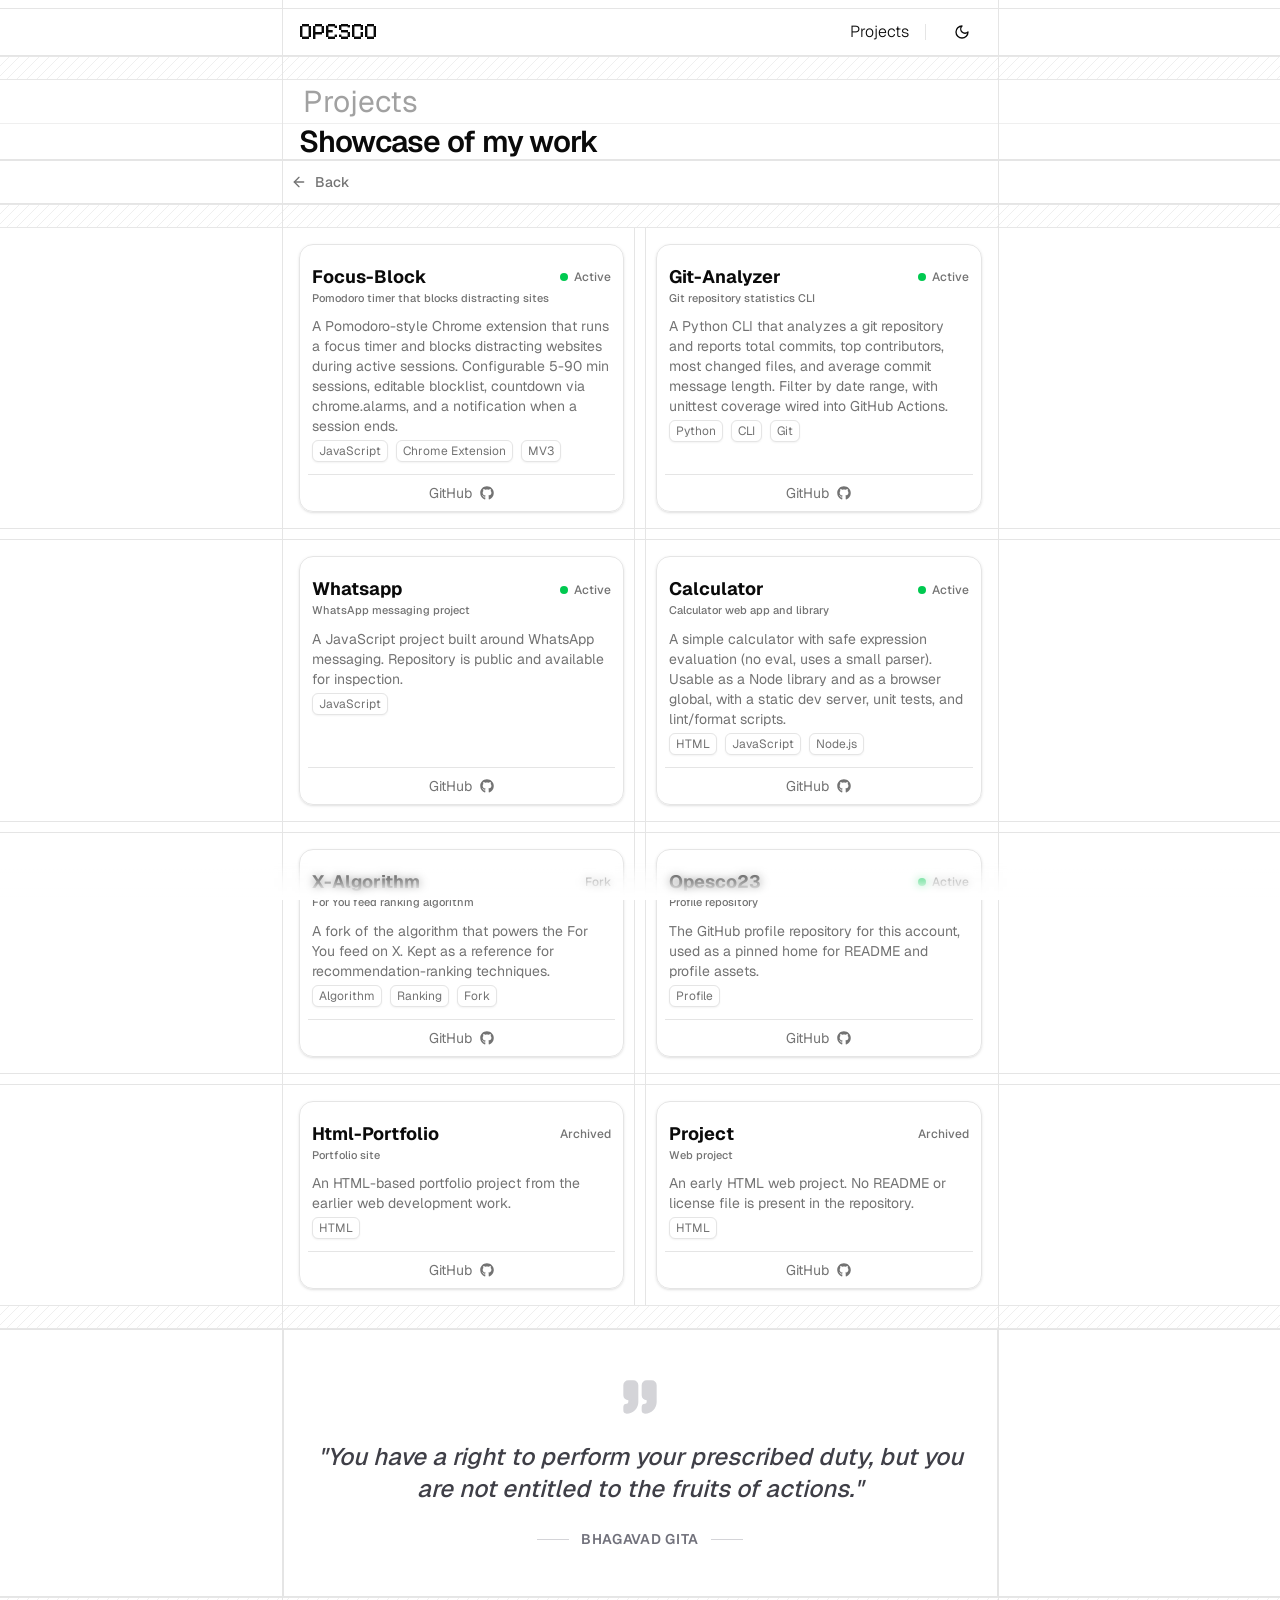
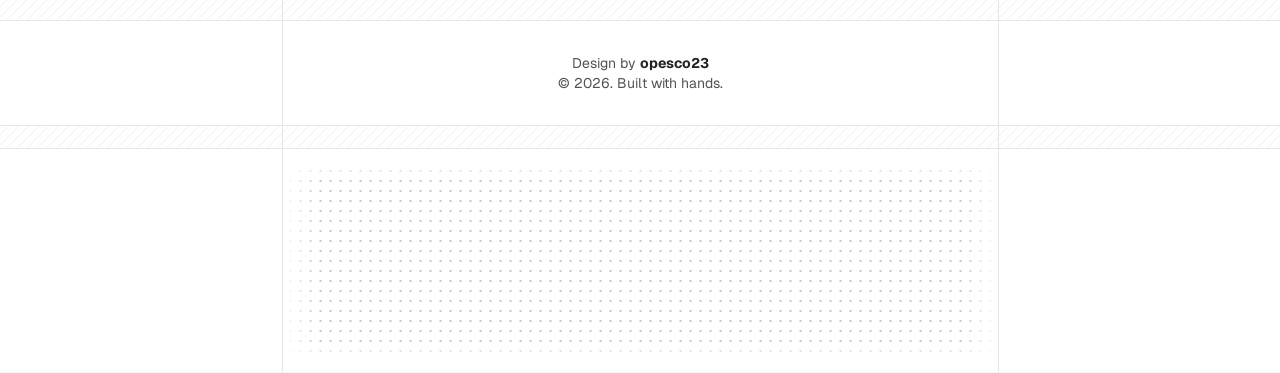
<file: projects.html>
<!DOCTYPE html><html lang="en">
<!-- Mirrored from https://opesco23.vercel.app/projects by HTTrack Website Copier/3.x [XR&CO], Fri, 09 Oct 2026 09:37:29 GMT -->
<!-- Added by HTTrack --><meta http-equiv="content-type" content="text/html;charset=utf-8" /><!-- /Added by HTTrack -->
<head><meta charSet="utf-8"/><meta name="viewport" content="width=device-width, initial-scale=1"/><link rel="preload" href="_next/static/immutable/media/01d67e7cc17e7674-s.p.0wyelkczeev99.woff2" as="font" crossorigin="" type="font/woff2"/><link rel="preload" href="_next/static/immutable/media/caa3a2e1cccd8315-s.p.0zr6hhvz-h9nw.woff2" as="font" crossorigin="" type="font/woff2"/><link rel="stylesheet" href="_next/static/immutable/chunks/0mpg60zrhx6q6.css" data-precedence="next"/><link rel="stylesheet" href="_next/static/immutable/chunks/3k15k_5_o108y.css" data-precedence="next"/><link rel="stylesheet" href="_next/static/immutable/chunks/1lvg9zfqwhzey.css" data-precedence="next"/><link rel="preload" as="script" fetchPriority="low" href="_next/static/immutable/chunks/3c4b5owlvbge0.js"/><script src="_next/static/immutable/chunks/15fmyunt847ma.js" async=""></script><script src="_next/static/immutable/chunks/37t01a6w5yf8l.js" async=""></script><script src="_next/static/immutable/chunks/1rktj87-6sxe0.js" async=""></script><script src="_next/static/immutable/chunks/turbopack-3xl4p3k_nl8x-.js" async=""></script><script src="_next/static/immutable/chunks/3lsz9s7oyhat3.js" async="" crossorigin=""></script><script src="_next/static/immutable/chunks/1fpajt1965nqs.js" async="" crossorigin=""></script><script src="_next/static/immutable/chunks/08pziz2g7lrjw.js" async="" crossorigin=""></script><script src="_next/static/immutable/chunks/3q1f0op2tewg7.js" async="" crossorigin=""></script><script src="_next/static/immutable/chunks/0pt4ca8fzqdy4.js" async="" crossorigin=""></script><script src="_next/static/immutable/chunks/1dj9dky2mdb8h.js" async="" crossorigin=""></script><script src="_next/static/immutable/chunks/0gi9kgcpg0u0f.js" async="" crossorigin=""></script><script src="_next/static/immutable/chunks/04blxplt3olg6.js" async="" crossorigin=""></script><script src="_next/static/immutable/chunks/1n7fblilrgc1y.js" async="" crossorigin=""></script><script src="_next/static/immutable/chunks/15q0j6oc2p_w_.js" async=""></script><title>Projects — Frontend Apps &amp; Open Source Engineering | Oniyide Opeyemi</title><meta name="description" content="Explore web applications, React &amp; Next.js projects, open source tools, and interactive designs built by Oniyide Opeyemi."/><link rel="author" href="https://github.com/opesco23"/><meta name="author" content="Oniyide Opeyemi"/><link rel="icon" href="/favicon.ico" sizes="any"/><link rel="icon" type="image/png" sizes="32x32" href="/icons/icon-32.png"/><link rel="icon" type="image/png" sizes="16x16" href="/icons/icon-16.png"/><link rel="apple-touch-icon" sizes="180x180" href="/icons/apple-touch-icon.png"/><link rel="mask-icon" href="/icons/icon-192.png" color="#020617"/><link rel="manifest" href="site.webmanifest"/><meta name="keywords" content="Oniyide Opeyemi,Oniyide,Developer,JavaScript,Python,HTML,Chrome Extension,CLI,Git,Web Developer Portfolio"/><meta name="creator" content="Oniyide Opeyemi"/><meta name="robots" content="index, follow"/><meta name="googlebot" content="index, follow, max-video-preview:-1, max-image-preview:large, max-snippet:-1"/><link rel="canonical" href="projects.html"/><meta name="google-site-verification" content="CtQ08DFx38_fGE2AYkzRwuG9w42ekquSIKklDT8S0Uo"/><meta property="og:title" content="Projects — Frontend Apps &amp; Open Source Engineering"/><meta property="og:description" content="Explore web applications, React &amp; Next.js projects, open source tools, and interactive designs built by Oniyide Opeyemi."/><meta property="og:url" content="projects.html"/><meta property="og:image" content="https://avatars.githubusercontent.com/u/141569350?v=4"/><meta property="og:type" content="website"/><meta name="twitter:card" content="summary_large_image"/><meta name="twitter:creator" content="@opesco23"/><meta name="twitter:title" content="Projects — Frontend Apps &amp; Open Source Engineering"/><meta name="twitter:description" content="Explore web applications, React &amp; Next.js projects, open source tools, and interactive designs built by Oniyide Opeyemi."/><meta name="twitter:image" content="https://avatars.githubusercontent.com/u/141569350?v=4"/><meta name="next-size-adjust" content=""/><script src="_next/static/immutable/chunks/0c0hxoamwjsbw.js" noModule=""></script></head><body class="geist_f15bd114-module__7725RG__variable pixelify_sans_8e742052-module__Yolb8a__variable min-h-screen font-sans antialiased"><div hidden=""><!--$--><!--/$--></div><script>(self.__next_s=self.__next_s||[]).push([0,{"children":"\n              (function() {\n                try {\n                  var key = \"vite-ui-theme\";\n                  var theme = localStorage.getItem(key);\n                  if (theme === \"dark\" || (!theme \u0026\u0026 \"dark\" === \"dark\")) {\n                    document.documentElement.classList.add(\"dark\");\n                  } else if (theme === \"light\") {\n                    document.documentElement.classList.add(\"light\");\n                  } else if (theme === \"system\") {\n                    var dark = window.matchMedia(\"(prefers-color-scheme: dark)\").matches;\n                    document.documentElement.classList.add(dark ? \"dark\" : \"light\");\n                  }\n                } catch (e) {}\n              })()\n            ","id":"theme-init"}])</script><script>(self.__next_s=self.__next_s||[]).push([0,{"type":"application/ld+json","children":"{\"@context\":\"https://schema.org\",\"@graph\":[{\"@type\":\"Person\",\"@id\":\"https://opesco23.vercel.app/#person\",\"name\":\"Oniyide Opeyemi\",\"jobTitle\":\"Frontend Developer \u0026 Developer\",\"url\":\"https://opesco23.vercel.app\",\"sameAs\":[\"https://github.com/opesco23\",\"https://twitter.com/opesco23\"],\"knowsAbout\":[\"React\",\"Next.js\",\"TypeScript\",\"JavaScript\",\"Frontend Development\",\"Developering\"]},{\"@type\":\"WebSite\",\"@id\":\"https://opesco23.vercel.app/#website\",\"url\":\"https://opesco23.vercel.app\",\"name\":\"Oniyide Opeyemi Portfolio\",\"description\":\"Personal portfolio, technical blogs, projects, and work experience of Oniyide Opeyemi.\",\"publisher\":{\"@id\":\"https://opesco23.vercel.app/#person\"}}]}","id":"json-ld"}])</script><div class="min-h-screen dark:bg-black/50"><section class="container mx-auto md:max-w-[715px] px-2 font-sans md:px-0 undefined "><div class="relative "><div class="pointer-events-none absolute top-0 bottom-0 -left-2 z-0 w-2 border-r border-neutral-200 md:-left-6 md:w-6 dark:border-neutral-800 dark:opacity-60"></div><div class="pointer-events-none absolute top-0 -right-2 bottom-0 z-0 w-2 border-l border-neutral-200 md:-right-6 md:w-6 dark:border-neutral-800 dark:opacity-60"></div><div class="bg-background dark:bg-[#050505] sticky top-0 isolate z-50 pt-1"><section class="container mx-auto md:max-w-[715px] px-2 font-sans md:px-0 undefined "><div><div class="before:bg-border after:bg-border relative m-auto mt-1 flex w-full max-w-screen items-center justify-between gap-2 overflow-visible px-4 py-1.5 transition-shadow duration-300 before:absolute before:top-0 before:left-1/2 before:z-[1] before:h-px before:w-screen before:-translate-x-1/2 before:content-[&#x27;&#x27;] after:absolute after:bottom-0 after:left-1/2 after:z-[1] after:h-px after:w-screen after:-translate-x-1/2 after:content-[&#x27;&#x27;] data-[affix=true]:shadow-[0_0_16px_0_black]/8 dark:data-[affix=true]:shadow-[0_0_16px_0_black]"><div><a href="index.html"><h2 class="pixelify_sans_60bf6b2b-module__eE3oOG__className text-2xl uppercase">OPESCO</h2></a></div><div class="flex items-center gap-4"><div class="hidden items-center gap-3 md:flex"><a class="text-md font-light text-pretty underline-offset-5 hover:underline" href="projects.html">Projects</a></div><span class="bg-border hidden h-4 w-px md:block"></span><audio src="newsound.wav" preload="auto"></audio><button data-slot="tooltip-trigger" data-variant="ghost" data-size="default" class="inline-flex items-center justify-center gap-2 whitespace-nowrap rounded-md text-sm font-medium disabled:pointer-events-none disabled:opacity-50 [&amp;_svg]:pointer-events-none [&amp;_svg:not([class*=&#x27;size-&#x27;])]:size-4 shrink-0 [&amp;_svg]:shrink-0 outline-none focus-visible:border-ring focus-visible:ring-ring/50 focus-visible:ring-[3px] aria-invalid:ring-destructive/20 dark:aria-invalid:ring-destructive/40 aria-invalid:border-destructive hover:bg-accent hover:text-accent-foreground dark:hover:bg-accent/50 h-9 px-4 py-2 has-[&gt;svg]:px-3 cursor-pointer" aria-label="Toggle theme" data-state="closed"><svg xmlns="http://www.w3.org/2000/svg" width="16" height="16" viewBox="0 0 24 24" fill="none" stroke="currentColor" stroke-width="2" stroke-linecap="round" stroke-linejoin="round" class="lucide lucide-sun" aria-hidden="true"><circle cx="12" cy="12" r="4"></circle><path d="M12 2v2"></path><path d="M12 20v2"></path><path d="m4.93 4.93 1.41 1.41"></path><path d="m17.66 17.66 1.41 1.41"></path><path d="M2 12h2"></path><path d="M20 12h2"></path><path d="m6.34 17.66-1.41 1.41"></path><path d="m19.07 4.93-1.41 1.41"></path></svg></button><div class="md:hidden border-l"><button data-slot="button" data-variant="ghost" data-size="icon" class="inline-flex items-center justify-center gap-2 whitespace-nowrap text-sm font-medium disabled:pointer-events-none disabled:opacity-50 [&amp;_svg]:pointer-events-none [&amp;_svg:not([class*=&#x27;size-&#x27;])]:size-4 shrink-0 [&amp;_svg]:shrink-0 outline-none focus-visible:border-ring focus-visible:ring-ring/50 focus-visible:ring-[3px] aria-invalid:ring-destructive/20 dark:aria-invalid:ring-destructive/40 aria-invalid:border-destructive hover:bg-accent hover:text-accent-foreground dark:hover:bg-accent/50 size-9 cursor-pointer rounded-full" aria-label="Menu" type="button" id="radix-_R_2abctb_" aria-haspopup="menu" aria-expanded="false" data-state="closed"><svg xmlns="http://www.w3.org/2000/svg" width="18" height="18" viewBox="0 0 24 24" fill="none" stroke="currentColor" stroke-width="2" stroke-linecap="round" stroke-linejoin="round" class="lucide lucide-menu" aria-hidden="true"><path d="M4 5h16"></path><path d="M4 12h16"></path><path d="M4 19h16"></path></svg></button></div></div></div></div></section></div><div class="fixed inset-x-0 bottom-6 z-50 mx-auto w-fit md:hidden"></div><div class="relative z-10"><section class="container mx-auto md:max-w-[715px] px-2 font-sans md:px-0 undefined "><div class="relative left-1/2 flex h-6 w-screen shrink-0 -translate-x-1/2 border-y border-neutral-200/90 before:absolute before:inset-0 before:-z-10 before:bg-[repeating-linear-gradient(315deg,transparent_0,rgb(229_229_229_/_0.6)_0,rgb(229_229_229_/_0.6)_1px,transparent_1px,transparent_50%)] before:bg-[size:10px_10px] dark:border-neutral-800 dark:before:bg-[repeating-linear-gradient(315deg,transparent_0,theme(colors.neutral.900)_0,theme(colors.neutral.900)_1px,transparent_1px,transparent_50%)] dark:opacity-60 dark:opacity-40"></div><div><div><div class="after:z relative w-full max-w-screen items-center justify-between gap-2 overflow-visible py-1 text-3xl font-normal transition-shadow duration-300 after:absolute after:bottom-0 after:left-1/2 after:h-px after:w-screen after:-translate-x-1/2 after:bg-neutral-200/60 after:content-[&#x27;&#x27;] data-[affix=true]:shadow-[0_0_16px_0_black]/8 dark:after:bg-neutral-800/80 dark:data-[affix=true]:shadow-[0_0_16px_0_black] px-5  text-neutral-400 dark:text-neutral-500 font-medium "><h2 class="">Projects</h2></div><h1 class="screen-line-bottom px-4 text-3xl font-semibold tracking-tight text-balance">Showcase of my work</h1></div><div class="screen-line-top screen-line-bottom flex items-center justify-between p-2"><a data-slot="button" data-variant="link" data-size="sm" class="group/button focus-visible:border-ring focus-visible:ring-ring/50 aria-invalid:border-destructive aria-invalid:ring-destructive/20 dark:aria-invalid:border-destructive/50 dark:aria-invalid:ring-destructive/40 text-muted-foreground hover:text-foreground inline-flex h-7 shrink-0 items-center justify-center gap-2 rounded-[min(var(--radius-lg),10px)] border border-none border-transparent bg-clip-padding px-0 text-sm font-medium whitespace-nowrap decoration-1 underline-offset-3 outline-none select-none hover:no-underline focus-visible:ring-3 active:scale-none disabled:pointer-events-none disabled:opacity-50 in-data-[slot=button-group]:rounded-lg has-data-[icon=inline-end]:pr-1.5 has-data-[icon=inline-start]:pl-1.5 aria-invalid:ring-3 [&amp;_svg]:pointer-events-none [&amp;_svg]:shrink-0 [&amp;_svg:not([class*=&#x27;size-&#x27;])]:size-4" href="index.html"><svg xmlns="http://www.w3.org/2000/svg" width="24" height="24" viewBox="0 0 24 24" fill="none" stroke="currentColor" stroke-width="2" stroke-linecap="round" stroke-linejoin="round" class="lucide lucide-arrow-left" aria-hidden="true"><path d="m12 19-7-7 7-7"></path><path d="M19 12H5"></path></svg>Back</a></div></div><div class="relative left-1/2 flex h-6 w-screen shrink-0 -translate-x-1/2 border-y border-neutral-200/90 before:absolute before:inset-0 before:-z-10 before:bg-[repeating-linear-gradient(315deg,transparent_0,rgb(229_229_229_/_0.6)_0,rgb(229_229_229_/_0.6)_1px,transparent_1px,transparent_50%)] before:bg-[size:10px_10px] dark:border-neutral-800 dark:before:bg-[repeating-linear-gradient(315deg,transparent_0,theme(colors.neutral.900)_0,theme(colors.neutral.900)_1px,transparent_1px,transparent_50%)] dark:opacity-60 dark:opacity-40"></div><div><section class="container mx-auto md:max-w-[715px] px-2 font-sans md:px-0 relative "><div class="pointer-events-none absolute top-0 bottom-0 z-0 hidden w-px sm:block" style="left:calc(50% - 6px);background-color:var(--border)"></div><div class="pointer-events-none absolute top-0 bottom-0 z-0 hidden w-px sm:block" style="left:calc(50% + 5px);background-color:var(--border)"></div><div class="relative grid grid-cols-1 gap-0 sm:grid-cols-2"><div class="relative flex flex-col p-4"><div class="flex flex-1 flex-col"><div class="group/card border-border bg-background/50 dark:hover:bg-accent/15 relative flex flex-1 flex-col gap-1 overflow-hidden rounded-xl border p-2 shadow-sm hover:bg-neutral-100/60 dark:border-neutral-800 dark:bg-neutral-950/70"><div class="relative flex flex-1 flex-col gap-1"><a class="flex flex-1 flex-col gap-1 text-left hover:no-underline" href="https://github.com/opesco23/focus-block" target="_blank" rel="noopener noreferrer"><div class="mt-2.5 pt-0.5 flex items-center justify-between px-1"><h2 class="group-hover/card:text-primary text-lg leading-snug font-bold capitalize">focus-block</h2><div class="flex shrink-0 items-center gap-1.5 select-none"><span class="inline-flex size-2 rounded-full bg-green-500"></span><span class="text-muted-foreground text-xs font-medium">Active</span></div></div><p class="text-neutral-500 dark:text-neutral-400 px-1 text-[11px] font-medium -mt-1 mb-1.5">Pomodoro timer that blocks distracting sites</p><p class="text-muted-foreground line-clamp-3 min-h-[38px] px-1 text-sm">A Pomodoro-style Chrome extension that runs a focus timer and blocks distracting websites during active sessions. Configurable 5-90 min sessions, editable blocklist, countdown via chrome.alarms, and a notification when a session ends.</p><div class="flex flex-wrap gap-2 px-1"><span class="bg-background text-muted-foreground rounded-sm border px-1.5 py-0.5 text-xs shadow-xs select-none hover:shadow-none">JavaScript</span><span class="bg-background text-muted-foreground rounded-sm border px-1.5 py-0.5 text-xs shadow-xs select-none hover:shadow-none">Chrome Extension</span><span class="bg-background text-muted-foreground rounded-sm border px-1.5 py-0.5 text-xs shadow-xs select-none hover:shadow-none">MV3</span></div></a><div class="border-border relative z-20 mt-2 flex items-center border-t pt-2"><a href="https://github.com/opesco23/focus-block" target="_blank" rel="noopener noreferrer" class="text-muted-foreground hover:text-foreground flex w-full items-center justify-center gap-2 text-sm">GitHub<svg stroke="currentColor" fill="currentColor" stroke-width="0" viewBox="0 0 496 512" class="size-3.5" height="1em" width="1em" xmlns="http://www.w3.org/2000/svg"><path d="M165.9 397.4c0 2-2.3 3.6-5.2 3.6-3.3.3-5.6-1.3-5.6-3.6 0-2 2.3-3.6 5.2-3.6 3-.3 5.6 1.3 5.6 3.6zm-31.1-4.5c-.7 2 1.3 4.3 4.3 4.9 2.6 1 5.6 0 6.2-2s-1.3-4.3-4.3-5.2c-2.6-.7-5.5.3-6.2 2.3zm44.2-1.7c-2.9.7-4.9 2.6-4.6 4.9.3 2 2.9 3.3 5.9 2.6 2.9-.7 4.9-2.6 4.6-4.6-.3-1.9-3-3.2-5.9-2.9zM244.8 8C106.1 8 0 113.3 0 252c0 110.9 69.8 205.8 169.5 239.2 12.8 2.3 17.3-5.6 17.3-12.1 0-6.2-.3-40.4-.3-61.4 0 0-70 15-84.7-29.8 0 0-11.4-29.1-27.8-36.6 0 0-22.9-15.7 1.6-15.4 0 0 24.9 2 38.6 25.8 21.9 38.6 58.6 27.5 72.9 20.9 2.3-16 8.8-27.1 16-33.7-55.9-6.2-112.3-14.3-112.3-110.5 0-27.5 7.6-41.3 23.6-58.9-2.6-6.5-11.1-33.3 2.6-67.9 20.9-6.5 69 27 69 27 20-5.6 41.5-8.5 62.8-8.5s42.8 2.9 62.8 8.5c0 0 48.1-33.6 69-27 13.7 34.7 5.2 61.4 2.6 67.9 16 17.7 25.8 31.5 25.8 58.9 0 96.5-58.9 104.2-114.8 110.5 9.2 7.9 17 22.9 17 46.4 0 33.7-.3 75.4-.3 83.6 0 6.5 4.6 14.4 17.3 12.1C428.2 457.8 496 362.9 496 252 496 113.3 383.5 8 244.8 8zM97.2 352.9c-1.3 1-1 3.3.7 5.2 1.6 1.6 3.9 2.3 5.2 1 1.3-1 1-3.3-.7-5.2-1.6-1.6-3.9-2.3-5.2-1zm-10.8-8.1c-.7 1.3.3 2.9 2.3 3.9 1.6 1 3.6.7 4.3-.7.7-1.3-.3-2.9-2.3-3.9-2-.6-3.6-.3-4.3.7zm32.4 35.6c-1.6 1.3-1 4.3 1.3 6.2 2.3 2.3 5.2 2.6 6.5 1 1.3-1.3.7-4.3-1.3-6.2-2.2-2.3-5.2-2.6-6.5-1zm-11.4-14.7c-1.6 1-1.6 3.6 0 5.9 1.6 2.3 4.3 3.3 5.6 2.3 1.6-1.3 1.6-3.9 0-6.2-1.4-2.3-4-3.3-5.6-2z"></path></svg></a></div></div></div></div></div><div class="relative flex flex-col p-4"><div class="flex flex-1 flex-col"><div class="group/card border-border bg-background/50 dark:hover:bg-accent/15 relative flex flex-1 flex-col gap-1 overflow-hidden rounded-xl border p-2 shadow-sm hover:bg-neutral-100/60 dark:border-neutral-800 dark:bg-neutral-950/70"><div class="relative flex flex-1 flex-col gap-1"><a class="flex flex-1 flex-col gap-1 text-left hover:no-underline" href="https://github.com/opesco23/git-analyzer" target="_blank" rel="noopener noreferrer"><div class="mt-2.5 pt-0.5 flex items-center justify-between px-1"><h2 class="group-hover/card:text-primary text-lg leading-snug font-bold capitalize">git-analyzer</h2><div class="flex shrink-0 items-center gap-1.5 select-none"><span class="inline-flex size-2 rounded-full bg-green-500"></span><span class="text-muted-foreground text-xs font-medium">Active</span></div></div><p class="text-neutral-500 dark:text-neutral-400 px-1 text-[11px] font-medium -mt-1 mb-1.5">Git repository statistics CLI</p><p class="text-muted-foreground line-clamp-3 min-h-[38px] px-1 text-sm">A Python CLI that analyzes a git repository and reports total commits, top contributors, most changed files, and average commit message length. Filter by date range, with unittest coverage wired into GitHub Actions.</p><div class="flex flex-wrap gap-2 px-1"><span class="bg-background text-muted-foreground rounded-sm border px-1.5 py-0.5 text-xs shadow-xs select-none hover:shadow-none">Python</span><span class="bg-background text-muted-foreground rounded-sm border px-1.5 py-0.5 text-xs shadow-xs select-none hover:shadow-none">CLI</span><span class="bg-background text-muted-foreground rounded-sm border px-1.5 py-0.5 text-xs shadow-xs select-none hover:shadow-none">Git</span></div></a><div class="border-border relative z-20 mt-2 flex items-center border-t pt-2"><a href="https://github.com/opesco23/git-analyzer" target="_blank" rel="noopener noreferrer" class="text-muted-foreground hover:text-foreground flex w-full items-center justify-center gap-2 text-sm">GitHub<svg stroke="currentColor" fill="currentColor" stroke-width="0" viewBox="0 0 496 512" class="size-3.5" height="1em" width="1em" xmlns="http://www.w3.org/2000/svg"><path d="M165.9 397.4c0 2-2.3 3.6-5.2 3.6-3.3.3-5.6-1.3-5.6-3.6 0-2 2.3-3.6 5.2-3.6 3-.3 5.6 1.3 5.6 3.6zm-31.1-4.5c-.7 2 1.3 4.3 4.3 4.9 2.6 1 5.6 0 6.2-2s-1.3-4.3-4.3-5.2c-2.6-.7-5.5.3-6.2 2.3zm44.2-1.7c-2.9.7-4.9 2.6-4.6 4.9.3 2 2.9 3.3 5.9 2.6 2.9-.7 4.9-2.6 4.6-4.6-.3-1.9-3-3.2-5.9-2.9zM244.8 8C106.1 8 0 113.3 0 252c0 110.9 69.8 205.8 169.5 239.2 12.8 2.3 17.3-5.6 17.3-12.1 0-6.2-.3-40.4-.3-61.4 0 0-70 15-84.7-29.8 0 0-11.4-29.1-27.8-36.6 0 0-22.9-15.7 1.6-15.4 0 0 24.9 2 38.6 25.8 21.9 38.6 58.6 27.5 72.9 20.9 2.3-16 8.8-27.1 16-33.7-55.9-6.2-112.3-14.3-112.3-110.5 0-27.5 7.6-41.3 23.6-58.9-2.6-6.5-11.1-33.3 2.6-67.9 20.9-6.5 69 27 69 27 20-5.6 41.5-8.5 62.8-8.5s42.8 2.9 62.8 8.5c0 0 48.1-33.6 69-27 13.7 34.7 5.2 61.4 2.6 67.9 16 17.7 25.8 31.5 25.8 58.9 0 96.5-58.9 104.2-114.8 110.5 9.2 7.9 17 22.9 17 46.4 0 33.7-.3 75.4-.3 83.6 0 6.5 4.6 14.4 17.3 12.1C428.2 457.8 496 362.9 496 252 496 113.3 383.5 8 244.8 8zM97.2 352.9c-1.3 1-1 3.3.7 5.2 1.6 1.6 3.9 2.3 5.2 1 1.3-1 1-3.3-.7-5.2-1.6-1.6-3.9-2.3-5.2-1zm-10.8-8.1c-.7 1.3.3 2.9 2.3 3.9 1.6 1 3.6.7 4.3-.7.7-1.3-.3-2.9-2.3-3.9-2-.6-3.6-.3-4.3.7zm32.4 35.6c-1.6 1.3-1 4.3 1.3 6.2 2.3 2.3 5.2 2.6 6.5 1 1.3-1.3.7-4.3-1.3-6.2-2.2-2.3-5.2-2.6-6.5-1zm-11.4-14.7c-1.6 1-1.6 3.6 0 5.9 1.6 2.3 4.3 3.3 5.6 2.3 1.6-1.3 1.6-3.9 0-6.2-1.4-2.3-4-3.3-5.6-2z"></path></svg></a></div></div></div></div></div><div class="col-span-2 screen-line-top screen-line-bottom hidden h-3 sm:block"></div><div class="screen-line-top screen-line-bottom block h-3 sm:hidden"></div><div class="relative flex flex-col p-4"><div class="flex flex-1 flex-col"><div class="group/card border-border bg-background/50 dark:hover:bg-accent/15 relative flex flex-1 flex-col gap-1 overflow-hidden rounded-xl border p-2 shadow-sm hover:bg-neutral-100/60 dark:border-neutral-800 dark:bg-neutral-950/70"><div class="relative flex flex-1 flex-col gap-1"><a class="flex flex-1 flex-col gap-1 text-left hover:no-underline" href="https://github.com/opesco23/whatsapp" target="_blank" rel="noopener noreferrer"><div class="mt-2.5 pt-0.5 flex items-center justify-between px-1"><h2 class="group-hover/card:text-primary text-lg leading-snug font-bold capitalize">whatsapp</h2><div class="flex shrink-0 items-center gap-1.5 select-none"><span class="inline-flex size-2 rounded-full bg-green-500"></span><span class="text-muted-foreground text-xs font-medium">Active</span></div></div><p class="text-neutral-500 dark:text-neutral-400 px-1 text-[11px] font-medium -mt-1 mb-1.5">WhatsApp messaging project</p><p class="text-muted-foreground line-clamp-3 min-h-[38px] px-1 text-sm">A JavaScript project built around WhatsApp messaging. Repository is public and available for inspection.</p><div class="flex flex-wrap gap-2 px-1"><span class="bg-background text-muted-foreground rounded-sm border px-1.5 py-0.5 text-xs shadow-xs select-none hover:shadow-none">JavaScript</span></div></a><div class="border-border relative z-20 mt-2 flex items-center border-t pt-2"><a href="https://github.com/opesco23/whatsapp" target="_blank" rel="noopener noreferrer" class="text-muted-foreground hover:text-foreground flex w-full items-center justify-center gap-2 text-sm">GitHub<svg stroke="currentColor" fill="currentColor" stroke-width="0" viewBox="0 0 496 512" class="size-3.5" height="1em" width="1em" xmlns="http://www.w3.org/2000/svg"><path d="M165.9 397.4c0 2-2.3 3.6-5.2 3.6-3.3.3-5.6-1.3-5.6-3.6 0-2 2.3-3.6 5.2-3.6 3-.3 5.6 1.3 5.6 3.6zm-31.1-4.5c-.7 2 1.3 4.3 4.3 4.9 2.6 1 5.6 0 6.2-2s-1.3-4.3-4.3-5.2c-2.6-.7-5.5.3-6.2 2.3zm44.2-1.7c-2.9.7-4.9 2.6-4.6 4.9.3 2 2.9 3.3 5.9 2.6 2.9-.7 4.9-2.6 4.6-4.6-.3-1.9-3-3.2-5.9-2.9zM244.8 8C106.1 8 0 113.3 0 252c0 110.9 69.8 205.8 169.5 239.2 12.8 2.3 17.3-5.6 17.3-12.1 0-6.2-.3-40.4-.3-61.4 0 0-70 15-84.7-29.8 0 0-11.4-29.1-27.8-36.6 0 0-22.9-15.7 1.6-15.4 0 0 24.9 2 38.6 25.8 21.9 38.6 58.6 27.5 72.9 20.9 2.3-16 8.8-27.1 16-33.7-55.9-6.2-112.3-14.3-112.3-110.5 0-27.5 7.6-41.3 23.6-58.9-2.6-6.5-11.1-33.3 2.6-67.9 20.9-6.5 69 27 69 27 20-5.6 41.5-8.5 62.8-8.5s42.8 2.9 62.8 8.5c0 0 48.1-33.6 69-27 13.7 34.7 5.2 61.4 2.6 67.9 16 17.7 25.8 31.5 25.8 58.9 0 96.5-58.9 104.2-114.8 110.5 9.2 7.9 17 22.9 17 46.4 0 33.7-.3 75.4-.3 83.6 0 6.5 4.6 14.4 17.3 12.1C428.2 457.8 496 362.9 496 252 496 113.3 383.5 8 244.8 8zM97.2 352.9c-1.3 1-1 3.3.7 5.2 1.6 1.6 3.9 2.3 5.2 1 1.3-1 1-3.3-.7-5.2-1.6-1.6-3.9-2.3-5.2-1zm-10.8-8.1c-.7 1.3.3 2.9 2.3 3.9 1.6 1 3.6.7 4.3-.7.7-1.3-.3-2.9-2.3-3.9-2-.6-3.6-.3-4.3.7zm32.4 35.6c-1.6 1.3-1 4.3 1.3 6.2 2.3 2.3 5.2 2.6 6.5 1 1.3-1.3.7-4.3-1.3-6.2-2.2-2.3-5.2-2.6-6.5-1zm-11.4-14.7c-1.6 1-1.6 3.6 0 5.9 1.6 2.3 4.3 3.3 5.6 2.3 1.6-1.3 1.6-3.9 0-6.2-1.4-2.3-4-3.3-5.6-2z"></path></svg></a></div></div></div></div></div><div class="relative flex flex-col p-4"><div class="flex flex-1 flex-col"><div class="group/card border-border bg-background/50 dark:hover:bg-accent/15 relative flex flex-1 flex-col gap-1 overflow-hidden rounded-xl border p-2 shadow-sm hover:bg-neutral-100/60 dark:border-neutral-800 dark:bg-neutral-950/70"><div class="relative flex flex-1 flex-col gap-1"><a class="flex flex-1 flex-col gap-1 text-left hover:no-underline" href="https://github.com/opesco23/Calculator" target="_blank" rel="noopener noreferrer"><div class="mt-2.5 pt-0.5 flex items-center justify-between px-1"><h2 class="group-hover/card:text-primary text-lg leading-snug font-bold capitalize">Calculator</h2><div class="flex shrink-0 items-center gap-1.5 select-none"><span class="inline-flex size-2 rounded-full bg-green-500"></span><span class="text-muted-foreground text-xs font-medium">Active</span></div></div><p class="text-neutral-500 dark:text-neutral-400 px-1 text-[11px] font-medium -mt-1 mb-1.5">Calculator web app and library</p><p class="text-muted-foreground line-clamp-3 min-h-[38px] px-1 text-sm">A simple calculator with safe expression evaluation (no eval, uses a small parser). Usable as a Node library and as a browser global, with a static dev server, unit tests, and lint/format scripts.</p><div class="flex flex-wrap gap-2 px-1"><span class="bg-background text-muted-foreground rounded-sm border px-1.5 py-0.5 text-xs shadow-xs select-none hover:shadow-none">HTML</span><span class="bg-background text-muted-foreground rounded-sm border px-1.5 py-0.5 text-xs shadow-xs select-none hover:shadow-none">JavaScript</span><span class="bg-background text-muted-foreground rounded-sm border px-1.5 py-0.5 text-xs shadow-xs select-none hover:shadow-none">Node.js</span></div></a><div class="border-border relative z-20 mt-2 flex items-center border-t pt-2"><a href="https://github.com/opesco23/Calculator" target="_blank" rel="noopener noreferrer" class="text-muted-foreground hover:text-foreground flex w-full items-center justify-center gap-2 text-sm">GitHub<svg stroke="currentColor" fill="currentColor" stroke-width="0" viewBox="0 0 496 512" class="size-3.5" height="1em" width="1em" xmlns="http://www.w3.org/2000/svg"><path d="M165.9 397.4c0 2-2.3 3.6-5.2 3.6-3.3.3-5.6-1.3-5.6-3.6 0-2 2.3-3.6 5.2-3.6 3-.3 5.6 1.3 5.6 3.6zm-31.1-4.5c-.7 2 1.3 4.3 4.3 4.9 2.6 1 5.6 0 6.2-2s-1.3-4.3-4.3-5.2c-2.6-.7-5.5.3-6.2 2.3zm44.2-1.7c-2.9.7-4.9 2.6-4.6 4.9.3 2 2.9 3.3 5.9 2.6 2.9-.7 4.9-2.6 4.6-4.6-.3-1.9-3-3.2-5.9-2.9zM244.8 8C106.1 8 0 113.3 0 252c0 110.9 69.8 205.8 169.5 239.2 12.8 2.3 17.3-5.6 17.3-12.1 0-6.2-.3-40.4-.3-61.4 0 0-70 15-84.7-29.8 0 0-11.4-29.1-27.8-36.6 0 0-22.9-15.7 1.6-15.4 0 0 24.9 2 38.6 25.8 21.9 38.6 58.6 27.5 72.9 20.9 2.3-16 8.8-27.1 16-33.7-55.9-6.2-112.3-14.3-112.3-110.5 0-27.5 7.6-41.3 23.6-58.9-2.6-6.5-11.1-33.3 2.6-67.9 20.9-6.5 69 27 69 27 20-5.6 41.5-8.5 62.8-8.5s42.8 2.9 62.8 8.5c0 0 48.1-33.6 69-27 13.7 34.7 5.2 61.4 2.6 67.9 16 17.7 25.8 31.5 25.8 58.9 0 96.5-58.9 104.2-114.8 110.5 9.2 7.9 17 22.9 17 46.4 0 33.7-.3 75.4-.3 83.6 0 6.5 4.6 14.4 17.3 12.1C428.2 457.8 496 362.9 496 252 496 113.3 383.5 8 244.8 8zM97.2 352.9c-1.3 1-1 3.3.7 5.2 1.6 1.6 3.9 2.3 5.2 1 1.3-1 1-3.3-.7-5.2-1.6-1.6-3.9-2.3-5.2-1zm-10.8-8.1c-.7 1.3.3 2.9 2.3 3.9 1.6 1 3.6.7 4.3-.7.7-1.3-.3-2.9-2.3-3.9-2-.6-3.6-.3-4.3.7zm32.4 35.6c-1.6 1.3-1 4.3 1.3 6.2 2.3 2.3 5.2 2.6 6.5 1 1.3-1.3.7-4.3-1.3-6.2-2.2-2.3-5.2-2.6-6.5-1zm-11.4-14.7c-1.6 1-1.6 3.6 0 5.9 1.6 2.3 4.3 3.3 5.6 2.3 1.6-1.3 1.6-3.9 0-6.2-1.4-2.3-4-3.3-5.6-2z"></path></svg></a></div></div></div></div></div><div class="col-span-2 screen-line-top screen-line-bottom hidden h-3 sm:block"></div><div class="screen-line-top screen-line-bottom block h-3 sm:hidden"></div><div class="relative flex flex-col p-4"><div class="flex flex-1 flex-col"><div class="group/card border-border bg-background/50 dark:hover:bg-accent/15 relative flex flex-1 flex-col gap-1 overflow-hidden rounded-xl border p-2 shadow-sm hover:bg-neutral-100/60 dark:border-neutral-800 dark:bg-neutral-950/70"><div class="relative flex flex-1 flex-col gap-1"><a class="flex flex-1 flex-col gap-1 text-left hover:no-underline" href="https://github.com/opesco23/x-algorithm" target="_blank" rel="noopener noreferrer"><div class="mt-2.5 pt-0.5 flex items-center justify-between px-1"><h2 class="group-hover/card:text-primary text-lg leading-snug font-bold capitalize">x-algorithm</h2><div class="flex shrink-0 items-center gap-1.5 select-none"><span class="inline-flex size-2 rounded-full bg-neutral-400"></span><span class="text-muted-foreground text-xs font-medium">Fork</span></div></div><p class="text-neutral-500 dark:text-neutral-400 px-1 text-[11px] font-medium -mt-1 mb-1.5">For You feed ranking algorithm</p><p class="text-muted-foreground line-clamp-3 min-h-[38px] px-1 text-sm">A fork of the algorithm that powers the For You feed on X. Kept as a reference for recommendation-ranking techniques.</p><div class="flex flex-wrap gap-2 px-1"><span class="bg-background text-muted-foreground rounded-sm border px-1.5 py-0.5 text-xs shadow-xs select-none hover:shadow-none">Algorithm</span><span class="bg-background text-muted-foreground rounded-sm border px-1.5 py-0.5 text-xs shadow-xs select-none hover:shadow-none">Ranking</span><span class="bg-background text-muted-foreground rounded-sm border px-1.5 py-0.5 text-xs shadow-xs select-none hover:shadow-none">Fork</span></div></a><div class="border-border relative z-20 mt-2 flex items-center border-t pt-2"><a href="https://github.com/opesco23/x-algorithm" target="_blank" rel="noopener noreferrer" class="text-muted-foreground hover:text-foreground flex w-full items-center justify-center gap-2 text-sm">GitHub<svg stroke="currentColor" fill="currentColor" stroke-width="0" viewBox="0 0 496 512" class="size-3.5" height="1em" width="1em" xmlns="http://www.w3.org/2000/svg"><path d="M165.9 397.4c0 2-2.3 3.6-5.2 3.6-3.3.3-5.6-1.3-5.6-3.6 0-2 2.3-3.6 5.2-3.6 3-.3 5.6 1.3 5.6 3.6zm-31.1-4.5c-.7 2 1.3 4.3 4.3 4.9 2.6 1 5.6 0 6.2-2s-1.3-4.3-4.3-5.2c-2.6-.7-5.5.3-6.2 2.3zm44.2-1.7c-2.9.7-4.9 2.6-4.6 4.9.3 2 2.9 3.3 5.9 2.6 2.9-.7 4.9-2.6 4.6-4.6-.3-1.9-3-3.2-5.9-2.9zM244.8 8C106.1 8 0 113.3 0 252c0 110.9 69.8 205.8 169.5 239.2 12.8 2.3 17.3-5.6 17.3-12.1 0-6.2-.3-40.4-.3-61.4 0 0-70 15-84.7-29.8 0 0-11.4-29.1-27.8-36.6 0 0-22.9-15.7 1.6-15.4 0 0 24.9 2 38.6 25.8 21.9 38.6 58.6 27.5 72.9 20.9 2.3-16 8.8-27.1 16-33.7-55.9-6.2-112.3-14.3-112.3-110.5 0-27.5 7.6-41.3 23.6-58.9-2.6-6.5-11.1-33.3 2.6-67.9 20.9-6.5 69 27 69 27 20-5.6 41.5-8.5 62.8-8.5s42.8 2.9 62.8 8.5c0 0 48.1-33.6 69-27 13.7 34.7 5.2 61.4 2.6 67.9 16 17.7 25.8 31.5 25.8 58.9 0 96.5-58.9 104.2-114.8 110.5 9.2 7.9 17 22.9 17 46.4 0 33.7-.3 75.4-.3 83.6 0 6.5 4.6 14.4 17.3 12.1C428.2 457.8 496 362.9 496 252 496 113.3 383.5 8 244.8 8zM97.2 352.9c-1.3 1-1 3.3.7 5.2 1.6 1.6 3.9 2.3 5.2 1 1.3-1 1-3.3-.7-5.2-1.6-1.6-3.9-2.3-5.2-1zm-10.8-8.1c-.7 1.3.3 2.9 2.3 3.9 1.6 1 3.6.7 4.3-.7.7-1.3-.3-2.9-2.3-3.9-2-.6-3.6-.3-4.3.7zm32.4 35.6c-1.6 1.3-1 4.3 1.3 6.2 2.3 2.3 5.2 2.6 6.5 1 1.3-1.3.7-4.3-1.3-6.2-2.2-2.3-5.2-2.6-6.5-1zm-11.4-14.7c-1.6 1-1.6 3.6 0 5.9 1.6 2.3 4.3 3.3 5.6 2.3 1.6-1.3 1.6-3.9 0-6.2-1.4-2.3-4-3.3-5.6-2z"></path></svg></a></div></div></div></div></div><div class="relative flex flex-col p-4"><div class="flex flex-1 flex-col"><div class="group/card border-border bg-background/50 dark:hover:bg-accent/15 relative flex flex-1 flex-col gap-1 overflow-hidden rounded-xl border p-2 shadow-sm hover:bg-neutral-100/60 dark:border-neutral-800 dark:bg-neutral-950/70"><div class="relative flex flex-1 flex-col gap-1"><a class="flex flex-1 flex-col gap-1 text-left hover:no-underline" href="https://github.com/opesco23/Opesco23" target="_blank" rel="noopener noreferrer"><div class="mt-2.5 pt-0.5 flex items-center justify-between px-1"><h2 class="group-hover/card:text-primary text-lg leading-snug font-bold capitalize">Opesco23</h2><div class="flex shrink-0 items-center gap-1.5 select-none"><span class="inline-flex size-2 rounded-full bg-green-500"></span><span class="text-muted-foreground text-xs font-medium">Active</span></div></div><p class="text-neutral-500 dark:text-neutral-400 px-1 text-[11px] font-medium -mt-1 mb-1.5">Profile repository</p><p class="text-muted-foreground line-clamp-3 min-h-[38px] px-1 text-sm">The GitHub profile repository for this account, used as a pinned home for README and profile assets.</p><div class="flex flex-wrap gap-2 px-1"><span class="bg-background text-muted-foreground rounded-sm border px-1.5 py-0.5 text-xs shadow-xs select-none hover:shadow-none">Profile</span></div></a><div class="border-border relative z-20 mt-2 flex items-center border-t pt-2"><a href="https://github.com/opesco23/Opesco23" target="_blank" rel="noopener noreferrer" class="text-muted-foreground hover:text-foreground flex w-full items-center justify-center gap-2 text-sm">GitHub<svg stroke="currentColor" fill="currentColor" stroke-width="0" viewBox="0 0 496 512" class="size-3.5" height="1em" width="1em" xmlns="http://www.w3.org/2000/svg"><path d="M165.9 397.4c0 2-2.3 3.6-5.2 3.6-3.3.3-5.6-1.3-5.6-3.6 0-2 2.3-3.6 5.2-3.6 3-.3 5.6 1.3 5.6 3.6zm-31.1-4.5c-.7 2 1.3 4.3 4.3 4.9 2.6 1 5.6 0 6.2-2s-1.3-4.3-4.3-5.2c-2.6-.7-5.5.3-6.2 2.3zm44.2-1.7c-2.9.7-4.9 2.6-4.6 4.9.3 2 2.9 3.3 5.9 2.6 2.9-.7 4.9-2.6 4.6-4.6-.3-1.9-3-3.2-5.9-2.9zM244.8 8C106.1 8 0 113.3 0 252c0 110.9 69.8 205.8 169.5 239.2 12.8 2.3 17.3-5.6 17.3-12.1 0-6.2-.3-40.4-.3-61.4 0 0-70 15-84.7-29.8 0 0-11.4-29.1-27.8-36.6 0 0-22.9-15.7 1.6-15.4 0 0 24.9 2 38.6 25.8 21.9 38.6 58.6 27.5 72.9 20.9 2.3-16 8.8-27.1 16-33.7-55.9-6.2-112.3-14.3-112.3-110.5 0-27.5 7.6-41.3 23.6-58.9-2.6-6.5-11.1-33.3 2.6-67.9 20.9-6.5 69 27 69 27 20-5.6 41.5-8.5 62.8-8.5s42.8 2.9 62.8 8.5c0 0 48.1-33.6 69-27 13.7 34.7 5.2 61.4 2.6 67.9 16 17.7 25.8 31.5 25.8 58.9 0 96.5-58.9 104.2-114.8 110.5 9.2 7.9 17 22.9 17 46.4 0 33.7-.3 75.4-.3 83.6 0 6.5 4.6 14.4 17.3 12.1C428.2 457.8 496 362.9 496 252 496 113.3 383.5 8 244.8 8zM97.2 352.9c-1.3 1-1 3.3.7 5.2 1.6 1.6 3.9 2.3 5.2 1 1.3-1 1-3.3-.7-5.2-1.6-1.6-3.9-2.3-5.2-1zm-10.8-8.1c-.7 1.3.3 2.9 2.3 3.9 1.6 1 3.6.7 4.3-.7.7-1.3-.3-2.9-2.3-3.9-2-.6-3.6-.3-4.3.7zm32.4 35.6c-1.6 1.3-1 4.3 1.3 6.2 2.3 2.3 5.2 2.6 6.5 1 1.3-1.3.7-4.3-1.3-6.2-2.2-2.3-5.2-2.6-6.5-1zm-11.4-14.7c-1.6 1-1.6 3.6 0 5.9 1.6 2.3 4.3 3.3 5.6 2.3 1.6-1.3 1.6-3.9 0-6.2-1.4-2.3-4-3.3-5.6-2z"></path></svg></a></div></div></div></div></div><div class="col-span-2 screen-line-top screen-line-bottom hidden h-3 sm:block"></div><div class="screen-line-top screen-line-bottom block h-3 sm:hidden"></div><div class="relative flex flex-col p-4"><div class="flex flex-1 flex-col"><div class="group/card border-border bg-background/50 dark:hover:bg-accent/15 relative flex flex-1 flex-col gap-1 overflow-hidden rounded-xl border p-2 shadow-sm hover:bg-neutral-100/60 dark:border-neutral-800 dark:bg-neutral-950/70"><div class="relative flex flex-1 flex-col gap-1"><a class="flex flex-1 flex-col gap-1 text-left hover:no-underline" href="https://github.com/opesco23/html-portfolio" target="_blank" rel="noopener noreferrer"><div class="mt-2.5 pt-0.5 flex items-center justify-between px-1"><h2 class="group-hover/card:text-primary text-lg leading-snug font-bold capitalize">html-portfolio</h2><div class="flex shrink-0 items-center gap-1.5 select-none"><span class="inline-flex size-2 rounded-full bg-neutral-400"></span><span class="text-muted-foreground text-xs font-medium">Archived</span></div></div><p class="text-neutral-500 dark:text-neutral-400 px-1 text-[11px] font-medium -mt-1 mb-1.5">Portfolio site</p><p class="text-muted-foreground line-clamp-3 min-h-[38px] px-1 text-sm">An HTML-based portfolio project from the earlier web development work.</p><div class="flex flex-wrap gap-2 px-1"><span class="bg-background text-muted-foreground rounded-sm border px-1.5 py-0.5 text-xs shadow-xs select-none hover:shadow-none">HTML</span></div></a><div class="border-border relative z-20 mt-2 flex items-center border-t pt-2"><a href="https://github.com/opesco23/html-portfolio" target="_blank" rel="noopener noreferrer" class="text-muted-foreground hover:text-foreground flex w-full items-center justify-center gap-2 text-sm">GitHub<svg stroke="currentColor" fill="currentColor" stroke-width="0" viewBox="0 0 496 512" class="size-3.5" height="1em" width="1em" xmlns="http://www.w3.org/2000/svg"><path d="M165.9 397.4c0 2-2.3 3.6-5.2 3.6-3.3.3-5.6-1.3-5.6-3.6 0-2 2.3-3.6 5.2-3.6 3-.3 5.6 1.3 5.6 3.6zm-31.1-4.5c-.7 2 1.3 4.3 4.3 4.9 2.6 1 5.6 0 6.2-2s-1.3-4.3-4.3-5.2c-2.6-.7-5.5.3-6.2 2.3zm44.2-1.7c-2.9.7-4.9 2.6-4.6 4.9.3 2 2.9 3.3 5.9 2.6 2.9-.7 4.9-2.6 4.6-4.6-.3-1.9-3-3.2-5.9-2.9zM244.8 8C106.1 8 0 113.3 0 252c0 110.9 69.8 205.8 169.5 239.2 12.8 2.3 17.3-5.6 17.3-12.1 0-6.2-.3-40.4-.3-61.4 0 0-70 15-84.7-29.8 0 0-11.4-29.1-27.8-36.6 0 0-22.9-15.7 1.6-15.4 0 0 24.9 2 38.6 25.8 21.9 38.6 58.6 27.5 72.9 20.9 2.3-16 8.8-27.1 16-33.7-55.9-6.2-112.3-14.3-112.3-110.5 0-27.5 7.6-41.3 23.6-58.9-2.6-6.5-11.1-33.3 2.6-67.9 20.9-6.5 69 27 69 27 20-5.6 41.5-8.5 62.8-8.5s42.8 2.9 62.8 8.5c0 0 48.1-33.6 69-27 13.7 34.7 5.2 61.4 2.6 67.9 16 17.7 25.8 31.5 25.8 58.9 0 96.5-58.9 104.2-114.8 110.5 9.2 7.9 17 22.9 17 46.4 0 33.7-.3 75.4-.3 83.6 0 6.5 4.6 14.4 17.3 12.1C428.2 457.8 496 362.9 496 252 496 113.3 383.5 8 244.8 8zM97.2 352.9c-1.3 1-1 3.3.7 5.2 1.6 1.6 3.9 2.3 5.2 1 1.3-1 1-3.3-.7-5.2-1.6-1.6-3.9-2.3-5.2-1zm-10.8-8.1c-.7 1.3.3 2.9 2.3 3.9 1.6 1 3.6.7 4.3-.7.7-1.3-.3-2.9-2.3-3.9-2-.6-3.6-.3-4.3.7zm32.4 35.6c-1.6 1.3-1 4.3 1.3 6.2 2.3 2.3 5.2 2.6 6.5 1 1.3-1.3.7-4.3-1.3-6.2-2.2-2.3-5.2-2.6-6.5-1zm-11.4-14.7c-1.6 1-1.6 3.6 0 5.9 1.6 2.3 4.3 3.3 5.6 2.3 1.6-1.3 1.6-3.9 0-6.2-1.4-2.3-4-3.3-5.6-2z"></path></svg></a></div></div></div></div></div><div class="relative flex flex-col p-4"><div class="flex flex-1 flex-col"><div class="group/card border-border bg-background/50 dark:hover:bg-accent/15 relative flex flex-1 flex-col gap-1 overflow-hidden rounded-xl border p-2 shadow-sm hover:bg-neutral-100/60 dark:border-neutral-800 dark:bg-neutral-950/70"><div class="relative flex flex-1 flex-col gap-1"><a class="flex flex-1 flex-col gap-1 text-left hover:no-underline" href="https://github.com/opesco23/Project" target="_blank" rel="noopener noreferrer"><div class="mt-2.5 pt-0.5 flex items-center justify-between px-1"><h2 class="group-hover/card:text-primary text-lg leading-snug font-bold capitalize">Project</h2><div class="flex shrink-0 items-center gap-1.5 select-none"><span class="inline-flex size-2 rounded-full bg-neutral-400"></span><span class="text-muted-foreground text-xs font-medium">Archived</span></div></div><p class="text-neutral-500 dark:text-neutral-400 px-1 text-[11px] font-medium -mt-1 mb-1.5">Web project</p><p class="text-muted-foreground line-clamp-3 min-h-[38px] px-1 text-sm">An early HTML web project. No README or license file is present in the repository.</p><div class="flex flex-wrap gap-2 px-1"><span class="bg-background text-muted-foreground rounded-sm border px-1.5 py-0.5 text-xs shadow-xs select-none hover:shadow-none">HTML</span></div></a><div class="border-border relative z-20 mt-2 flex items-center border-t pt-2"><a href="https://github.com/opesco23/Project" target="_blank" rel="noopener noreferrer" class="text-muted-foreground hover:text-foreground flex w-full items-center justify-center gap-2 text-sm">GitHub<svg stroke="currentColor" fill="currentColor" stroke-width="0" viewBox="0 0 496 512" class="size-3.5" height="1em" width="1em" xmlns="http://www.w3.org/2000/svg"><path d="M165.9 397.4c0 2-2.3 3.6-5.2 3.6-3.3.3-5.6-1.3-5.6-3.6 0-2 2.3-3.6 5.2-3.6 3-.3 5.6 1.3 5.6 3.6zm-31.1-4.5c-.7 2 1.3 4.3 4.3 4.9 2.6 1 5.6 0 6.2-2s-1.3-4.3-4.3-5.2c-2.6-.7-5.5.3-6.2 2.3zm44.2-1.7c-2.9.7-4.9 2.6-4.6 4.9.3 2 2.9 3.3 5.9 2.6 2.9-.7 4.9-2.6 4.6-4.6-.3-1.9-3-3.2-5.9-2.9zM244.8 8C106.1 8 0 113.3 0 252c0 110.9 69.8 205.8 169.5 239.2 12.8 2.3 17.3-5.6 17.3-12.1 0-6.2-.3-40.4-.3-61.4 0 0-70 15-84.7-29.8 0 0-11.4-29.1-27.8-36.6 0 0-22.9-15.7 1.6-15.4 0 0 24.9 2 38.6 25.8 21.9 38.6 58.6 27.5 72.9 20.9 2.3-16 8.8-27.1 16-33.7-55.9-6.2-112.3-14.3-112.3-110.5 0-27.5 7.6-41.3 23.6-58.9-2.6-6.5-11.1-33.3 2.6-67.9 20.9-6.5 69 27 69 27 20-5.6 41.5-8.5 62.8-8.5s42.8 2.9 62.8 8.5c0 0 48.1-33.6 69-27 13.7 34.7 5.2 61.4 2.6 67.9 16 17.7 25.8 31.5 25.8 58.9 0 96.5-58.9 104.2-114.8 110.5 9.2 7.9 17 22.9 17 46.4 0 33.7-.3 75.4-.3 83.6 0 6.5 4.6 14.4 17.3 12.1C428.2 457.8 496 362.9 496 252 496 113.3 383.5 8 244.8 8zM97.2 352.9c-1.3 1-1 3.3.7 5.2 1.6 1.6 3.9 2.3 5.2 1 1.3-1 1-3.3-.7-5.2-1.6-1.6-3.9-2.3-5.2-1zm-10.8-8.1c-.7 1.3.3 2.9 2.3 3.9 1.6 1 3.6.7 4.3-.7.7-1.3-.3-2.9-2.3-3.9-2-.6-3.6-.3-4.3.7zm32.4 35.6c-1.6 1.3-1 4.3 1.3 6.2 2.3 2.3 5.2 2.6 6.5 1 1.3-1.3.7-4.3-1.3-6.2-2.2-2.3-5.2-2.6-6.5-1zm-11.4-14.7c-1.6 1-1.6 3.6 0 5.9 1.6 2.3 4.3 3.3 5.6 2.3 1.6-1.3 1.6-3.9 0-6.2-1.4-2.3-4-3.3-5.6-2z"></path></svg></a></div></div></div></div></div></div></section></div></section><!--$--><!--/$--><div data-site-quote="true"><div class="relative left-1/2 flex h-6 w-screen shrink-0 -translate-x-1/2 border-y border-neutral-200/90 before:absolute before:inset-0 before:-z-10 before:bg-[repeating-linear-gradient(315deg,transparent_0,rgb(229_229_229_/_0.6)_0,rgb(229_229_229_/_0.6)_1px,transparent_1px,transparent_50%)] before:bg-[size:10px_10px] dark:border-neutral-800 dark:before:bg-[repeating-linear-gradient(315deg,transparent_0,theme(colors.neutral.900)_0,theme(colors.neutral.900)_1px,transparent_1px,transparent_50%)] dark:opacity-60"></div><section class="container mx-auto md:max-w-[715px] px-2 font-sans md:px-0 undefined "><div><div class="border-border before:bg-border after:bg-border relative flex flex-col items-center justify-center border-x px-6 py-12 text-center before:absolute before:top-0 before:left-[-100vw] before:h-px before:w-[200vw] after:absolute after:bottom-0 after:left-[-100vw] after:h-px after:w-[200vw]"><svg xmlns="http://www.w3.org/2000/svg" width="24" height="24" viewBox="0 0 24 24" fill="none" stroke="currentColor" stroke-width="2" stroke-linecap="round" stroke-linejoin="round" class="lucide lucide-quote mb-6 size-10 fill-current text-zinc-300 dark:text-zinc-600" aria-hidden="true"><path d="M16 3a2 2 0 0 0-2 2v6a2 2 0 0 0 2 2 1 1 0 0 1 1 1v1a2 2 0 0 1-2 2 1 1 0 0 0-1 1v2a1 1 0 0 0 1 1 6 6 0 0 0 6-6V5a2 2 0 0 0-2-2z"></path><path d="M5 3a2 2 0 0 0-2 2v6a2 2 0 0 0 2 2 1 1 0 0 1 1 1v1a2 2 0 0 1-2 2 1 1 0 0 0-1 1v2a1 1 0 0 0 1 1 6 6 0 0 0 6-6V5a2 2 0 0 0-2-2z"></path></svg><blockquote class="mb-6 max-w-2xl text-xl font-medium text-zinc-700 italic sm:text-2xl dark:text-zinc-300">&quot;<!-- -->You have a right to perform your prescribed duty, but you are not
            entitled to the fruits of actions.<!-- -->&quot;</blockquote><div class="flex items-center gap-3"><div class="h-px w-8 bg-zinc-300 dark:bg-zinc-600"></div><span class="text-sm font-semibold tracking-wider text-zinc-500 uppercase dark:text-zinc-400">Bhagavad Gita</span><div class="h-px w-8 bg-zinc-300 dark:bg-zinc-600"></div></div></div></div></section></div><div class="relative left-1/2 flex h-6 w-screen shrink-0 -translate-x-1/2 border-y border-neutral-200/90 before:absolute before:inset-0 before:-z-10 before:bg-[repeating-linear-gradient(315deg,transparent_0,rgb(229_229_229_/_0.6)_0,rgb(229_229_229_/_0.6)_1px,transparent_1px,transparent_50%)] before:bg-[size:10px_10px] dark:border-neutral-800 dark:before:bg-[repeating-linear-gradient(315deg,transparent_0,theme(colors.neutral.900)_0,theme(colors.neutral.900)_1px,transparent_1px,transparent_50%)] dark:opacity-60"></div><section class="container mx-auto md:max-w-[715px] px-2 font-sans md:px-0 py-8 "><div class="flex flex-col items-center justify-center"><p class="text-foreground/70 text-center text-sm">Design by<!-- --> <b class="text-foreground/90">opesco23</b> <br/> ©<!-- --> <!-- -->2026<!-- -->. <!-- -->Built with hands.</p></div></section><div class="relative left-1/2 flex h-6 w-screen shrink-0 -translate-x-1/2 border-y border-neutral-200/90 before:absolute before:inset-0 before:-z-10 before:bg-[repeating-linear-gradient(315deg,transparent_0,rgb(229_229_229_/_0.6)_0,rgb(229_229_229_/_0.6)_1px,transparent_1px,transparent_50%)] before:bg-[size:10px_10px] dark:border-neutral-800 dark:before:bg-[repeating-linear-gradient(315deg,transparent_0,theme(colors.neutral.900)_0,theme(colors.neutral.900)_1px,transparent_1px,transparent_50%)] dark:opacity-60"></div><div data-footer-bottom-banner="true"><div class="after:z relative w-full max-w-screen items-center justify-between gap-2 overflow-visible py-3 transition-shadow duration-300 after:absolute after:bottom-0 after:left-1/2 after:h-px after:w-screen after:-translate-x-1/2 after:bg-neutral-100 after:content-[&#x27;&#x27;] data-[affix=true]:shadow-[0_0_16px_0_black]/8 dark:after:bg-neutral-900 dark:data-[affix=true]:shadow-[0_0_16px_0_black]"><div class="flex h-50 min-h-30 w-full items-center justify-center bg-[radial-gradient(var(--pattern-foreground)_1px,transparent_0)] mask-y-from-90% mask-x-from-95% mask-circle bg-size-[10px_10px] bg-center px-1.25 [--pattern-foreground:color-mix(in_oklab,var(--color-zinc-400)_60%,transparent)] sm:min-h-32 dark:[--pattern-foreground:color-mix(in_oklab,var(--color-zinc-600)_60%,transparent)]"></div></div></div></div></div></section><div class="from-background pointer-events-none fixed inset-x-0 bottom-0 z-40 h-10 bg-linear-to-t to-transparent [mask-image:linear-gradient(to_top,black_10%,transparent)] opacity-100 backdrop-blur-[5px] select-none dark:[mask-image:linear-gradient(to_top,black_20%,transparent)]"></div></div><script src="_next/static/immutable/chunks/3c4b5owlvbge0.js" id="_R_" async=""></script><script>(self.__next_f=self.__next_f||[]).push([0])</script><script>self.__next_f.push([1,"1:\"$Sreact.fragment\"\n2:I[77466,[\"/_next/static/immutable/chunks/3lsz9s7oyhat3.js\",\"/_next/static/immutable/chunks/1fpajt1965nqs.js\",\"/_next/static/immutable/chunks/08pziz2g7lrjw.js\",\"/_next/static/immutable/chunks/3q1f0op2tewg7.js\",\"/_next/static/immutable/chunks/0pt4ca8fzqdy4.js\",\"/_next/static/immutable/chunks/1dj9dky2mdb8h.js\",\"/_next/static/immutable/chunks/0gi9kgcpg0u0f.js\",\"/_next/static/immutable/chunks/04blxplt3olg6.js\"],\"\"]\n3:I[68467,[\"/_next/static/immutable/chunks/3lsz9s7oyhat3.js\",\"/_next/static/immutable/chunks/1fpajt1965nqs.js\",\"/_next/static/immutable/chunks/08pziz2g7lrjw.js\",\"/_next/static/immutable/chunks/3q1f0op2tewg7.js\",\"/_next/static/immutable/chunks/0pt4ca8fzqdy4.js\",\"/_next/static/immutable/chunks/1dj9dky2mdb8h.js\",\"/_next/static/immutable/chunks/0gi9kgcpg0u0f.js\",\"/_next/static/immutable/chunks/04blxplt3olg6.js\"],\"ThemeProvider\"]\n4:I[38024,[\"/_next/static/immutable/chunks/3lsz9s7oyhat3.js\",\"/_next/static/immutable/chunks/1fpajt1965nqs.js\",\"/_next/static/immutable/chunks/08pziz2g7lrjw.js\",\"/_next/static/immutable/chunks/3q1f0op2tewg7.js\",\"/_next/static/immutable/chunks/0pt4ca8fzqdy4.js\",\"/_next/static/immutable/chunks/1dj9dky2mdb8h.js\",\"/_next/static/immutable/chunks/0gi9kgcpg0u0f.js\",\"/_next/static/immutable/chunks/04blxplt3olg6.js\"],\"default\"]\n5:I[47452,[\"/_next/static/immutable/chunks/3lsz9s7oyhat3.js\",\"/_next/static/immutable/chunks/1fpajt1965nqs.js\",\"/_next/static/immutable/chunks/08pziz2g7lrjw.js\",\"/_next/static/immutable/chunks/3q1f0op2tewg7.js\",\"/_next/static/immutable/chunks/0pt4ca8fzqdy4.js\",\"/_next/static/immutable/chunks/1dj9dky2mdb8h.js\",\"/_next/static/immutable/chunks/0gi9kgcpg0u0f.js\",\"/_next/static/immutable/chunks/04blxplt3olg6.js\"],\"default\"]\n6:I[98389,[\"/_next/static/immutable/chunks/3lsz9s7oyhat3.js\",\"/_next/static/immutable/chunks/1fpajt1965nqs.js\",\"/_next/static/immutable/chunks/08pziz2g7lrjw.js\",\"/_next/static/immutable/chunks/3q1f0op2tewg7.js\",\"/_next/static/immutable/chunks/0pt4ca8fzqdy4.js\",\"/_next/static/immutable/chunks/1dj9dky2mdb8h.js\",\"/_next/static/immutable/chunks/0gi9kgcpg0u0f.js\",\"/_next/static/immutable/chunks/04blxplt3olg6.js\"],\"Analytics\"]\nf:I[58281,[\"/_next/static/immutable/chunks/3lsz9s7oyhat3.js\",\"/_next/static/immutable/chunks/1fpajt1965nqs.js\",\"/_next/static/immutable/chunks/08pziz2g7lrjw.js\",\"/_next/static/immutable/chunks/3q1f0op2tewg7.js\",\"/_next/static/immutable/chunks/0pt4ca8fzqdy4.js\",\"/_next/static/immutable/chunks/1dj9dky2mdb8h.js\",\"/_next/static/immutable/chunks/0gi9kgcpg0u0f.js\",\"/_next/static/immutable/chunks/04blxplt3olg6.js\"],\"default\",1]\n:HL[\"/_next/static/immutable/chunks/0mpg60zrhx6q6.css\",\"style\"]\n:HL[\"/_next/static/immutable/chunks/3k15k_5_o108y.css\",\"style\"]\n:HL[\"/_next/static/immutable/chunks/1lvg9zfqwhzey.css\",\"style\"]\n:HL[\"/_next/static/immutable/media/01d67e7cc17e7674-s.p.0wyelkczeev99.woff2\",\"font\",{\"crossOrigin\":\"\",\"type\":\"font/woff2\"}]\n:HL[\"/_next/static/immutable/media/caa3a2e1cccd8315-s.p.0zr6hhvz-h9nw.woff2\",\"font\",{\"crossOrigin\":\"\",\"type\":\"font/woff2\"}]\nd:X\n0:{\"P\":null,\"c\":[\"\",\"projects\"],\"q\":\"\",\"i\":false,\"f\":[[[\"\",{\"children\":[\"projects\",{\"children\":[\"__PAGE__\",{},\"$undefined\",\"$undefined\",4608]},\"$undefined\",\"$undefined\",4608]},\"$undefined\",\"$undefined\",4624],[[\"$\",\"$1\",\"c\",{\"children\":[[[\"$\",\"link\",\"0\",{\"rel\":\"stylesheet\",\"href\":\"/_next/static/immutable/chunks/0mpg60zrhx6q6.css\",\"precedence\":\"next\",\"crossOrigin\":\"$undefined\",\"nonce\":\"$undefined\"}],[\"$\",\"link\",\"1\",{\"rel\":\"stylesheet\",\"href\":\"/_next/static/immutable/chunks/3k15k_5_o108y.css\",\"precedence\":\"next\",\"crossOrigin\":\"$undefined\",\"nonce\":\"$undefined\"}],[\"$\",\"link\",\"2\",{\"rel\":\"stylesheet\",\"href\":\"/_next/static/immutable/chunks/1lvg9zfqwhzey.css\",\"precedence\":\"next\",\"crossOrigin\":\"$undefined\",\"nonce\":\"$undefined\"}],[\"$\",\"script\",\"script-0\",{\"src\":\"/_next/static/immutable/chunks/3lsz9s7oyhat3.js\",\"async\":true,\"nonce\":\"$undefined\"}],[\"$\",\"script\",\"script-1\",{\"src\":\"/_next/static/immutable/chunks/1fpajt1965nqs.js\",\"async\":true,\"nonce\":\"$undefined\"}],[\"$\",\"script\",\"script-2\",{\"src\":\"/_next/static/immutable/chunks/08pziz2g7lrjw.js\",\"async\":true,\"nonce\":\"$undefined\"}],[\"$\",\"script\",\"script-3\",{\"src\":\"/_next/static/immutable/chunks/3q1f0op2tewg7.js\",\"async\":true,\"nonce\":\"$undefined\"}],[\"$\",\"script\",\"script-4\",{\"src\":\"/_next/static/immutable/chunks/0pt4ca8fzqdy4.js\",\"async\":true,\"nonce\":\"$undefined\"}],[\"$\",\"script\",\"script-5\",{\"src\":\"/_next/static/immutable/chunks/1dj9dky2mdb8h.js\",\"async\":true,\"nonce\":\"$undefined\"}],[\"$\",\"script\",\"script-6\",{\"src\":\"/_next/static/immutable/chunks/0gi9kgcpg0u0f.js\",\"async\":true,\"nonce\":\"$undefined\"}],[\"$\",\"script\",\"script-7\",{\"src\":\"/_next/static/immutable/chunks/04blxplt3olg6.js\",\"async\":true,\"nonce\":\"$undefined\"}]],[\"$\",\"html\",null,{\"lang\":\"en\",\"suppressHydrationWarning\":true,\"children\":[[\"$\",\"head\",null,{}],[\"$\",\"body\",null,{\"className\":\"geist_f15bd114-module__7725RG__variable pixelify_sans_8e742052-module__Yolb8a__variable min-h-screen font-sans antialiased\",\"children\":[[\"$\",\"$L2\",null,{\"id\":\"theme-init\",\"strategy\":\"beforeInteractive\",\"dangerouslySetInnerHTML\":{\"__html\":\"\\n              (function() {\\n                try {\\n                  var key = \\\"vite-ui-theme\\\";\\n                  var theme = localStorage.getItem(key);\\n                  if (theme === \\\"dark\\\" || (!theme \u0026\u0026 \\\"dark\\\" === \\\"dark\\\")) {\\n                    document.documentElement.classList.add(\\\"dark\\\");\\n                  } else if (theme === \\\"light\\\") {\\n                    document.documentElement.classList.add(\\\"light\\\");\\n                  } else if (theme === \\\"system\\\") {\\n                    var dark = window.matchMedia(\\\"(prefers-color-scheme: dark)\\\").matches;\\n                    document.documentElement.classList.add(dark ? \\\"dark\\\" : \\\"light\\\");\\n                  }\\n                } catch (e) {}\\n              })()\\n            \"}}],[\"$\",\"$L2\",null,{\"id\":\"json-ld\",\"type\":\"application/ld+json\",\"strategy\":\"beforeInteractive\",\"dangerouslySetInnerHTML\":{\"__html\":\"{\\\"@context\\\":\\\"https://schema.org/\\\",\\\"@graph\\\":[{\\\"@type\\\":\\\"Person\\\",\\\"@id\\\":\\\"index.html#person\\\",\\\"name\\\":\\\"Oniyide Opeyemi\\\",\\\"jobTitle\\\":\\\"Frontend Developer \u0026 Developer\\\",\\\"url\\\":\\\"index.html\\\",\\\"sameAs\\\":[\\\"https://github.com/opesco23\\\",\\\"https://twitter.com/opesco23\\\"],\\\"knowsAbout\\\":[\\\"React\\\",\\\"Next.js\\\",\\\"TypeScript\\\",\\\"JavaScript\\\",\\\"Frontend Development\\\",\\\"Developering\\\"]},{\\\"@type\\\":\\\"WebSite\\\",\\\"@id\\\":\\\"index.html#website\\\",\\\"url\\\":\\\"index.html\\\",\\\"name\\\":\\\"Oniyide Opeyemi Portfolio\\\",\\\"description\\\":\\\"Personal portfolio, technical blogs, projects, and work experience of Oniyide Opeyemi.\\\",\\\"publisher\\\":{\\\"@id\\\":\\\"https://opesco23.vercel.app/#person\\\"}}]}\"}}],[\"$\",\"$L3\",null,{\"defaultTheme\":\"dark\",\"storageKey\":\"vite-ui-theme\",\"children\":[[\"$\",\"$L4\",null,{}],[\"$\",\"$L5\",null,{}],[\"$\",\"$L6\",null,{}],[\"$\",\"div\",null,{\"className\":\"min-h-screen dark:bg-black/50\",\"children\":[[\"$\",\"section\",null,{\"className\":\"container mx-auto md:max-w-[715px] px-2 font-sans md:px-0 undefined \",\"children\":[\"$\",\"div\",null,{\"className\":\"relative \",\"children\":[[\"$\",\"div\",null,{\"className\":\"pointer-events-none absolute top-0 bottom-0 -left-2 z-0 w-2 border-r border-neutral-200 md:-left-6 md:w-6 dark:border-neutral-800 dark:opacity-60\"}],\"$L7\",\"$L8\",\"$L9\"]}]}],\"$La\"]}]]}]]}]]}]]}],{\"children\":[\"$Lb\",{\"children\":[\"$Lc\",{},null,false,null]},null,false,\"$d\"]},null,false,null],\"$Le\",false]],\"m\":\"$undefined\",\"G\":[\"$f\",[\"$L10\",\"$L11\",\"$L12\"]],\"S\":true,\"h\":null,\"r\":\"$undefined\",\"s\":\"$undefined\",\"a\":\"$undefined\",\"l\":\"$undefined\",\"p\":\"$undefined\",\"d\":\"$undefined\",\"b\":\"jDEjcXAs76h6JYAIAXPZJ\"}\n13:I[71664,[\"/_next/static/immutable/chunks/3lsz9s7oyhat3.js\",\"/_next/static/immutable/chunks/1fpajt1965nqs.js\",\"/_next/static/immutable/chunks/08pziz2g7lrjw.js\",\"/_next/static/immutable/chunks/3q1f0op2tewg7.js\",\"/_next/static/immutable/chunks/0pt4ca8fzqdy4.js\",\"/_next/static/immutable/chunks/1dj9dky2mdb8h.js\",\"/_next/static/immutable/chunks/0gi9kgcpg0u0f.js\",\"/_next/static/immutable/chunks/04blxplt3olg6.js\"],\"default\"]\n14:I[15789,[\"/_next/static/immutable/chunks/3lsz9s7oyhat3.js\",\"/_next/static/immutable/chunks/1fpajt1965nqs.js\",\"/_next/static/immutable/chunks/08pziz2g7lrjw.js\",\"/_next/static/immutable/chunks/3q1f0op2tewg7.js\",\"/_next/static/immutable/chunks/0pt4ca8fzqdy4.js\",\"/_next/static/immutable/chunks/1dj9dky2mdb8h.js\",\"/_next/static/immutable/chunks/0gi9kgcpg0u0f.js\",\"/_next/static/immutable/chunks/04blxplt3olg6.js\"],\"default\"]\n15:I[54584,[\"/_next/static/immutable/chunks/3lsz9s7oyhat3.js\",\"/_next/static/immutable/chunks/1fpajt1965nqs.js\",\"/_next/static/immutable/chunks/08pziz2g7lrjw.js\",\"/_next/static/immutable/chunks/3q1f0op2tewg7.js\",\"/_next/static/immutable/chunks/0pt4ca8fzqdy4.js\",\"/_next/static/immutable/chunks/1dj9dky2mdb8h.js\",\"/_next/static/immutable/chunks/0gi9kgcpg0u0f.js\",\"/_next/static/immutable/chunks/04blxplt3olg6.js\"],\"default\"]\n16:I[82468,[\"/_next/static/immutable/chunks/3lsz9s7oyhat3.js\",\"/_next/static/immutable/chunks/1fpajt1965nqs.js\",\"/_next/static/immutable/chunks/08pziz2g7lrjw.js\",\"/_next/static/immutable/chunks/3q1f0op2tewg7.js\",\"/_next/static/immutable/chunks/0pt4ca8fzqdy4.js\",\"/_next/static/immutable/chunks/1dj9dky2mdb8h.js\",\"/_next/static/immutable/chunks/0gi9kgcpg0u0f.js\",\"/_next/static/immutable/chunks/04blxplt3olg6.js\",\"/_next/static/immutable/chunks/1n7fblilrgc1y.js\"],\"CursorDrivenParticleTypography\"]\n17:I[91751,[\"/_next/static/immutable/chunks/3lsz9s7oyhat3.js\",\"/_next/static/immutable/chunks/1fpajt1965nqs.js\",\"/_next/static/immutable/chunks/08pziz2g7lrjw.js\",\"/_next/static/immutable/chunks/3q1f0op2tewg7.js\",\"/_next/static/immutable/chunks/0pt4ca8fzqdy4.js\",\"/_next/static/immutable/chunks/1dj9dky2mdb8h.js\",\"/_next/static/immutable/chunks/0gi9kgcpg0u0f.js\",\"/_next/static/immutable/chunks/04blxplt3olg6.js\",\"/_next/static/immutable/chunks/1n7fblilrgc1y.js\"],\"\"]\n18:I[6861,[\"/_next/static/immutable/chunks/3lsz9s7oyhat3.js\",\"/_next/static/immutable/chunks/1fpajt1965nqs.js\",\"/_next/static/immutable/chunks/08pziz2g7lrjw.js\",\"/_next/static/immutable/chunks/3q1f0op2tewg7.js\",\"/_next/static/immutable/chunks/0pt4ca8fzqdy4.js\",\"/_next/static/immutable/chunks/1dj9dky2mdb8h.js\",\"/_next/static/immutable/chunks/0gi9kgcpg0u0f.js\",\"/_next/static/immutable/chunks/04blxplt3olg6.js\"],\"Quote\"]\n1a:I[7368,[\"/_next/static/immutable/chunks/3lsz9s7oyhat3.js\",\"/_next/static/immutable/chunks/1fpajt1965nqs.js\",\"/_next/static/immutable/chunks/08pziz2g7lrjw.js\",\"/_next/static/immutable/chunks/3q1f0op2tewg7.js\",\"/_next/static/immutable/chunks/0pt4ca8fzqdy4.js\",\"/_next/static/immutable/chunks/1dj9dky2mdb8h.js\",\"/_next/static/immutable/chunks/0gi9kgcpg0u0f.js\",\"/_next/static/immutable/chunks/04blxplt3olg6.js\"],\"OutletBoundary\"]\n1b:\"$Sreact.suspense\"\n1d:I[7368,[\"/_next/static/immutable/chunks/3lsz9s7oyhat3.js\",\"/_next/static/immutable/chunks/1fpajt1965nqs.js\",\"/_next/static/immutable/chunks/08pziz2g7lrjw.js\",\"/_next/static/immutable/chunks/3q1f0op2tewg7.js\",\"/_next/static/immutable/chunks/0pt4ca8fzqdy4.js\",\"/_next/static/immutable/chunks/1dj9dky2mdb8h.js\",\"/_next/static/immutable/chunks/0gi9kgcpg0u0f.js\",\"/_next/static/immutable/chunks/04blxplt3olg6.js\"],\"ViewportBoundary\"]\n1f:I[7368,[\"/_next/static/immutable/chunks/3lsz9s7oyhat3.js\",\"/_next/static/immutable/chunks/1fpajt1965nqs.js\",\"/_next/static/immutable/chunks/08pziz2g7lrjw.js\",\"/_next/static/immutable/chunks/3q1f0op2tewg7.js\",\"/_next/static/immutable/chunks/0pt4ca8fzqdy4.js\",\"/_next/static/immutable/chunks/1dj9dky2mdb8h.js\",\"/_next/static/immutable/chunks/0gi9kgcpg0u0f.js\",\"/_next/static/immutable/chunks/04blxplt3olg6.js\"],\"MetadataBoundary\"]\n7:[\"$\",\"div\",null,{\"className\":\"pointer-events-none absolute top-0 -right-2 bottom-0 z-0 w-2 border-l border-neutral-200 md:-right-6 md:w-6 dark:border-neutral-800 dark:opacity-60\"}]\n8:[\"$\",\"$L13\",null,{}]\n9:[\"$\",\"div\",null,{\"className\":\"relative z-10\",\"children\":[[\"$\",\"$L14\",null,{\"parallelRouterKey\":\"children\",\"error\":\"$undefined\",\"errorStyles\":\"$undefined\",\"errorScripts\":\"$undefined\",\"template\":[\"$\",\"$L15\",null,{}],\"templateStyles\":\"$undefined\",\"templateScripts\":\"$undefined\",\"notFound\":[[\"$\",\"div\",null,{\"className\":\"not-found-page flex min-h-[calc(100vh-13.5rem)] flex-col items-center justify-center px-4 text-center\",\"children\":[[\"$\",\"style\",null,{\"children\":\"\\n          .not-found-page ~ [data-site-quote],\\n          .not-found-page ~ [data-footer-bottom-banner] {\\n            display: none;\\n          }\\n        \"}],[\"$\",\"div\",null,{\"className\":\"w-full max-w-2xl\",\"children\":[\"$\",\"$L16\",null,{\"text\":\"404\",\"fontSize\":160,\"particleDensity\":4,\"dispersionStrength\":20,\"returnSpeed\":0.06,\"className\":\"h-48 min-h-48 sm:h-56 sm:min-h-56\"}]}],[\"$\",\"div\",null,{\"className\":\"-mt-4 flex flex-col items-center gap-3 sm:-mt-6\",\"children\":[[\"$\",\"h1\",null,{\"className\":\"text-2xl font-semibold tracking-tight sm:text-3xl\",\"children\":\"Page not found\"}],[\"$\",\"p\",null,{\"className\":\"text-muted-foreground max-w-md text-sm\",\"children\":\"This page doesn't exist or has been moved.\"}],[\"$\",\"$L17\",null,{\"href\":\"/\",\"className\":\"bg-primary text-primary-foreground mt-3 rounded-full px-6 py-2 text-sm font-medium transition-opacity hover:opacity-90\",\"children\":\"Go home\"}]]}]]}],[]],\"forbidden\":\"$undefined\",\"unauthorized\":\"$undefined\"}],[\"$\",\"$L18\",null,{}],[[\"$\",\"div\",null,{\"className\":\"relative left-1/2 flex h-6 w-screen shrink-0 -translate-x-1/2 border-y border-neutral-200/90 before:absolute before:inset-0 before:-z-10 before:bg-[repeating-linear-gradient(315deg,transparent_0,rgb(229_229_229_/_0.6)_0,rgb(229_229_229_/_0.6)_1px,transparent_1px,transparent_50%)] before:bg-[size:10px_10px] dark:border-neutral-800 dark:before:bg-[repeating-linear-gradient(315deg,transparent_0,theme(colors.neutral.900)_0,theme(colors.neutral.900)_1px,transparent_1px,transparent_50%)] dark:opacity-60\"}],[\"$\",\"section\",null,{\"className\":\"container mx-auto md:max-w-[715px] px-2 font-sans md:px-0 py-8 \",\"children\":[\"$\",\"div\",null,{\"className\":\"flex flex-col items-center justify-center\",\"children\":[\"$\",\"p\",null,{\"className\":\"text-foreground/70 text-center text-sm\",\"children\":[\"Design by\",\" \",[\"$\",\"b\",null,{\"className\":\"text-foreground/90\",\"children\":\"opesco23\"}],\" \",[\"$\",\"br\",null,{}],\" ©\",\" \",2026,\". \",\"Built with hands.\"]}]}]}],[\"$\",\"div\",null,{\"className\":\"relative left-1/2 flex h-6 w-screen shrink-0 -translate-x-1/2 border-y border-neutral-200/90 before:absolute before:inset-0 before:-z-10 before:bg-[repeating-linear-gradient(315deg,transparent_0,rgb(229_229_229_/_0.6)_0,rgb(229_229_229_/_0.6)_1px,transparent_1px,transparent_50%)] before:bg-[size:10px_10px] dark:border-neutral-800 dark:before:bg-[repeating-linear-gradient(315deg,transparent_0,theme(colors.neutral.900)_0,theme(colors.neutral.900)_1px,transparent_1px,transparent_50%)] dark:opacity-60\"}],[\"$\",\"div\",null,{\"data-footer-bottom-banner\":true,\"children\":[\"$\",\"div\",null,{\"className\":\"after:z relative w-full max-w-screen items-center justify-between gap-2 overflow-visible py-3 transition-shadow duration-300 after:absolute after:bottom-0 after:left-1/2 after:h-px after:w-screen after:-translate-x-1/2 after:bg-neutral-100 after:content-[''] data-[affix=true]:shadow-[0_0_16px_0_black]/8 dark:after:bg-neutral-900 dark:data-[affix=true]:shadow-[0_0_16px_0_black]\",\"children\":[\"$\",\"div\",null,{\"className\":\"flex h-50 min-h-30 w-full items-center justify-center bg-[radial-gradient(var(--pattern-foreground)_1px,transparent_0)] mask-y-from-90% mask-x-from-95% mask-circle bg-size-[10px_10px] bg-center px-1.25 [--pattern-foreground:color-mix(in_oklab,var(--color-zinc-400)_60%,transparent)] sm:min-h-32 dark:[--pattern-foreground:color-mix(in_oklab,var(--color-zinc-600)_60%,transparent)]\"}]}]}]]]}]\na:[\"$\",\"div\",null,{\"className\":\"from-background pointer-events-none fixed inset-x-0 bottom-0 z-40 h-10 bg-linear-to-t to-transparent [mask-image:linear-gradient(to_top,black_10%,transparent)] opacity-100 backdrop-blur-[5px] select-none dark:[mask-image:linear-gradient(to_top,black_20%,transparent)]\"}]\nb:[\"$\",\"$1\",\"c\",{\"children\":[null,[\"$\",\"$L14\",null,{\"parallelRouterKey\":\"children\",\"error\":\"$undefined\",\"errorStyles\":\"$undefined\",\"errorScripts\":\"$undefined\",\"template\":[\"$\",\"$L15\",null,{}],\"templateStyles\":\"$undefined\",\"templateScripts\":\"$undefined\",\"notFound\":\"$undefined\",\"forbidden\":\"$undefined\",\"unauthorized\":\"$undefined\"}]]}]\nc:[\"$\",\"$1\",\"c\",{\"children\":[\"$L19\",[[\"$\",\"script\",\"script-0\",{\"src\":\"/_next/static/immutable/chunks/15q0j6oc2p_w_.js\",\"async\":true,\"nonce\":\"$undefined\"}]],[\"$\",\"$L1a\",null,{\"children\":[\"$\",\"$1b\",null,{\"name\":\"Next.MetadataOutlet\",\"children\":\"$@1c\"}]}]]}]\ne:[\"$\",\"$1\",\"h\",{\"children\":[null,[\"$\",\"$L1d\",null,{\"children\":\"$L1e\"}],[\"$\",\"div\",null,{\"hidden\":true,\"children\":[\"$\",\"$L1f\",null,{\"children\":[\"$\",\"$1b\",null,{\"name\":\"Next.Metadata\",\"children\":\"$L20\"}]}]}],[\"$\",\"meta\",null,{\"name\":\"next-size-adjust\",\"content\":\"\"}]]}]\n10:[\"$\",\"link\",\"0\",{\"rel\":\"stylesheet\",\"href\":\"/_next/static/immutable/chunks/0mpg60zrhx6q6.css\",\"precedence\":\"next\",\"crossOrigin\":\"$undefined\",\"nonce\":\"$undefined\"}]\n11:[\"$\",\"link\",\"1\",{\"rel\":\"stylesheet\",\"href\":\"/_next/static/immutable/chunks/3k15k_5_o108y.css\",\"precedence\":\"next\",\"crossOrigin\":\"$undefined\",\"nonce\":\"$undefined\"}]\n12:[\"$\",\"link\",\"2\",{\"rel\":\"stylesheet\",\"href\":\"/_next/static/immutable/chunks/1lvg9zfqwhzey.css\",\"precedence\":\"next\",\"crossOrigin\":\"$undefined\",\"nonce\":\"$undefined\"}]\nd:C\n1e:[[\"$\",\"meta\",\"0\",{\"charSet\":\"utf-8\"}],[\"$\",\"meta\",\"1\",{\"name\":\"viewport\",\"content\":\"width=device-width, initial-scale=1\"}]]\n21:I[65818,[\"/_next/static/immutable/chunks/3lsz9s7oyhat3.js\",\"/_next/static/immutable/chunks/1fpajt1965nqs.js\",\"/_next/static/immutable/chunks/08pziz2g7lrjw.js\",\"/_next/static/immutable/chunks/3q1f0op2tewg7.js\",\"/_next/static/immutable/chunks/0pt4ca8fzqdy4.js\",\"/_next/static/immutable/chunks/1dj9dky2mdb8h.js\",\"/_next/static/immutable/chunks/0gi9kgcpg0u0f.js\",\"/_next/static/immutable/chunks/04blxplt3olg6.js\"],\"IconMark\"]\n1c:null\n20:[[\"$\",\"title\",\"0\",{\"children\":\"Projects — Frontend Apps \u0026 Open Source Engineering | Oniyide Opeyemi\"}],[\"$\",\"meta\",\"1\",{\"name\":\"description\",\"content\":\"Explore web applications, React \u0026 Next.js projects, open source tools, and interactive designs built by Oniyide Opeyemi.\"}],[\"$\",\"link\",\"2\",{\"rel\":\"author\",\"href\":\"https://github.com/opesco23\"}],[\"$\",\"meta\",\"3\",{\"name\":\"author\",\"content\":\"Oniyide Opeyemi\"}],[\"$\",\"link\",\"4\",{\"rel\":\"manifest\",\"href\":\"/site.webmanifest\",\"crossOrigin\":\"$undefined\"}],[\"$\",\"meta\",\"5\",{\"name\":\"keywords\",\"content\":\"Oniyide Opeyemi,Oniyide,Developer,JavaScript,Python,HTML,Chrome Extension,CLI,Git,Web Developer Portfolio\"}],[\"$\",\"meta\",\"6\",{\"name\":\"creator\",\"content\":\"Oniyide Opeyemi\"}],[\"$\",\"meta\",\"7\",{\"name\":\"robots\",\"content\":\"index, follow\"}],[\"$\",\"meta\",\"8\",{\"name\":\"googlebot\",\"content\":\"index, follow, max-video-preview:-1, max-image-preview:large, max-snippet:-1\"}],[\"$\",\"link\",\"9\",{\"rel\":\"canonical\",\"href\":\"https://opesco23.vercel.app/projects\"}],[\"$\",\"meta\",\"10\",{\"name\":\"google-site-verification\",\"content\":\"CtQ08DFx38_fGE2AYkzRwuG9w42ekquSIKklDT8S0Uo\"}],[\"$\",\"meta\",\"11\",{\"property\":\"og:title\",\"content\":\"Projects — Frontend Apps \u0026 Open Source Engineering\"}],[\"$\",\"meta\",\"12\",{\"property\":\"og:description\",\"content\":\"Explore web applications, React \u0026 Next.js projects, open source tools, and interactive designs built by Oniyide Opeyemi.\"}],[\"$\",\"meta\",\"13\",{\"property\":\"og:url\",\"content\":\"https://opesco23.vercel.app/projects\"}],[\"$\",\"meta\",\"14\",{\"property\":\"og:image\",\"content\":\"https://opesco23.vercel.app/og-image.webp\"}],[\"$\",\"meta\",\"15\",{\"property\":\"og:image:width\",\"content\":\"1200\"}],[\"$\",\"meta\",\"16\",{\"property\":\"og:image:height\",\"content\":\"630\"}],[\"$\",\"meta\",\"17\",{\"property\":\"og:image:alt\",\"content\":\"Oniyide Opeyemi | Web Development Projects\"}],[\"$\",\"meta\",\"18\",{\"property\":\"og:type\",\"content\":\"website\"}],[\"$\",\"meta\",\"19\",{\"name\":\"twitter:card\",\"content\":\"summary_large_image\"}],[\"$\",\"meta\",\"20\",{\"name\":\"twitter:creator\",\"content\":\"@opesco23\"}],[\"$\",\"meta\",\"21\",{\"name\":\"twitter:title\",\"content\":\"Projects — Frontend Apps \u0026 Open Source Engineering\"}],[\"$\",\"meta\",\"22\",{\"name\":\"twitter:description\",\"content\":\"Explore web applications, React \u0026 Next.js projects, open source tools, and interactive designs built by Oniyide Opeyemi.\"}],[\"$\",\"meta\",\"23\",{\"name\":\"twitter:image\",\"content\":\"https://opesco23.vercel.app/og-image.webp\"}],[\"$\",\"link\",\"24\",{\"rel\":\"icon\",\"href\":\"favicon8f4c.ico?favicon.0bhf-b7juwhsu.ico\",\"sizes\":\"32x32\",\"type\":\"image/x-icon\"}],[\"$\",\"$L21\",\"25\",{}]]\n"])</script><script>self.__next_f.push([1,"22:I[64517,[\"/_next/static/immutable/chunks/3lsz9s7oyhat3.js\",\"/_next/static/immutable/chunks/1fpajt1965nqs.js\",\"/_next/static/immutable/chunks/08pziz2g7lrjw.js\",\"/_next/static/immutable/chunks/3q1f0op2tewg7.js\",\"/_next/static/immutable/chunks/0pt4ca8fzqdy4.js\",\"/_next/static/immutable/chunks/1dj9dky2mdb8h.js\",\"/_next/static/immutable/chunks/0gi9kgcpg0u0f.js\",\"/_next/static/immutable/chunks/04blxplt3olg6.js\",\"/_next/static/immutable/chunks/15q0j6oc2p_w_.js\"],\"default\"]\n19:[\"$\",\"$L22\",null,{\"projects\":[{\"id\":\"findmovie\",\"title\":\"Movie Finder\",\"subheading\":\"React Movie App\",\"description\":\"A React + Vite movie search app built around the TMDB API. Type a title, get posters, ratings, and summaries back.\",\"img\":{\"src\":\"https://raw.githubusercontent.com/opesco23/movie-app/refs/heads/main/public/stage-1768141462162.webp\",\"alt\":\"Movie Finder: React Movie App\"},\"links\":{\"website\":\"https://find-moviename.vercel.app/\",\"github\":\"https://github.com/Opesco23\",\"details\":\"/projects/findmovie\"},\"technologies\":[{\"name\":\"React\"},{\"name\":\"Vite\"},{\"name\":\"Tailwind CSS\"},{\"name\":\"TMDB API\"},{\"name\":\"JavaScript\"}],\"isWorking\":true,\"isBuilding\":false,\"details\":true},{\"id\":\"nova\",\"title\":\"Nova Gaming\",\"subheading\":\"Interactive Web Experience\",\"description\":\"A GSAP-driven animation project built with Vite and Tailwind CSS. Sections fade, slide, and stagger as you scroll, with a 3D parallax layer.\",\"img\":{\"src\":\"https://raw.githubusercontent.com/opesco23/nova-gsap/refs/heads/main/public/img/nova.webp\",\"alt\":\"Nova GSAP | Interactive Web Experience\"},\"links\":{\"website\":\"https://nova-gsap.vercel.app/\",\"github\":\"https://github.com/Opesco23\",\"details\":\"/projects/nova\"},\"technologies\":[{\"name\":\"GSAP (GreenSock Animation Platform)\"},{\"name\":\"Vite\"},{\"name\":\"Tailwind CSS\"},{\"name\":\"JavaScript\"},{\"name\":\"Animation \u0026 ScrollTrigger\"}],\"isWorking\":true,\"isBuilding\":false,\"details\":true},{\"id\":\"chefyai\",\"title\":\"ChefyAI\",\"subheading\":\"AI-Powered Recipe Generator\",\"description\":\"Type in whatever’s in your fridge, get back a recipe. React + Framer Motion on the front, Puter.js for the AI call and client-side storage.\",\"img\":{\"src\":\"https://raw.githubusercontent.com/opesco23/ai-recipe/refs/heads/main/public/stage-1768141052622.webp\",\"alt\":\"ChefyAI: AI-Powered Recipe Generator\"},\"links\":{\"website\":\"https://chefyai.vercel.app/\",\"github\":\"https://github.com/Opesco23\",\"details\":\"/projects/chefyai\"},\"technologies\":[{\"name\":\"React\"},{\"name\":\"Tailwind CSS\"},{\"name\":\"Framer Motion\"},{\"name\":\"Lucide Icons\"},{\"name\":\"Puter.js\"},{\"name\":\"Vite\"}],\"isWorking\":true,\"isBuilding\":false,\"details\":true},{\"id\":\"imageeditorai\",\"title\":\"Image Editor AI\",\"subheading\":\"AI-Powered Image Editor\",\"description\":\"An open-source AI image editor built with Next.js and Convex. Background removal, style transfer, and standard crop/resize/adjust tools in one canvas-based UI.\",\"img\":{\"src\":\"/projects/repimly.avif\",\"alt\":\"Image Editor AI\"},\"links\":{\"website\":\"https://repimly.vercel.app/\",\"github\":\"https://github.com/Opesco23\",\"details\":\"/projects/imageeditorai\"},\"technologies\":[{\"name\":\"TypeScript\"},{\"name\":\"Next.js\"},{\"name\":\"React\"},{\"name\":\"TailwindCSS\"}],\"isWorking\":false,\"isBuilding\":false,\"details\":true},{\"id\":\"pricetracker\",\"title\":\"Price Tracker\",\"subheading\":\"Automated Price Monitor\",\"description\":\"An open-source web app that watches product prices on e-commerce sites. Paste a URL, see a price history chart, get an email when it drops. Next.js + Supabase + Firecrawl.\",\"img\":{\"src\":\"/projects/trackhatke.avif\",\"alt\":\"Price Tracker: Your Smart Shopping Assistant\"},\"links\":{\"website\":\"https://trackhatke.vercel.app/\",\"github\":\"https://github.com/Opesco23\",\"details\":\"/projects/pricetracker\"},\"technologies\":[{\"name\":\"TypeScript\"},{\"name\":\"Firecrawl\"},{\"name\":\"Next.js\"},{\"name\":\"SupaBase\"}],\"isWorking\":false,\"isBuilding\":false,\"details\":true},{\"id\":\"tcxcommit\",\"title\":\"tcxcommit\",\"subheading\":\"AI Git Commit Generator\",\"description\":\"AI-powered git commit message generator CLI tool. Generate conventional commit messages using OpenRouter AI. Supports npm installation.\",\"img\":{\"src\":\"/projects/tccommit.avif\",\"alt\":\"tcxcommit - AI Git Commit Message Generator\"},\"links\":{\"website\":\"https://tcxcommit.vercel.app/\",\"github\":\"https://github.com/Opesco23\",\"details\":\"/projects/tcxcommit\"},\"technologies\":[{\"name\":\"Node.js\"},{\"name\":\"TypeScript\"},{\"name\":\"OpenRouter AI\"}],\"isWorking\":true,\"isBuilding\":false,\"details\":true},{\"id\":\"mechanicalkeyboard\",\"title\":\"Mechanical Keyboard\",\"subheading\":\"Interactive Keyboard Simulator\",\"description\":\"A browser-based mechanical keyboard with real switch sounds, several keycap colorways, haptics on mobile, and a volume slider. Built with React and the HTML5 Audio Context API.\",\"img\":{\"src\":\"/projects/keyui.avif\",\"alt\":\"Mechanical Keyboard: Interactive Simulator\"},\"links\":{\"website\":\"https://keyui.vercel.app/\",\"github\":\"https://github.com/Opesco23\",\"details\":\"/projects/mechanicalkeyboard\"},\"technologies\":[{\"name\":\"React\"},{\"name\":\"TypeScript\"},{\"name\":\"Vite\"},{\"name\":\"Tailwind CSS\"},{\"name\":\"Lucide Icons\"},{\"name\":\"Web Haptics API\"},{\"name\":\"HTML5 Audio Context\"}],\"isWorking\":true,\"isBuilding\":false,\"details\":true},{\"id\":\"bookmrk\",\"title\":\"Bookmrk\",\"subheading\":\"Privacy-First Bookmark Manager\",\"description\":\"A Chrome extension and web dashboard for managing bookmarks. Everything is stored locally in IndexedDB, no server, no account. Boards, Cmd-K search, keyboard shortcuts.\",\"img\":{\"src\":\"/projects/bookmrkit.avif\",\"alt\":\"Bookmrk: Privacy-First Bookmark Manager\"},\"links\":{\"website\":\"https://bookmrkit.vercel.app/\",\"github\":\"https://github.com/Opesco23\",\"details\":\"/projects/bookmrk\"},\"technologies\":[{\"name\":\"React / Next.js\"},{\"name\":\"TypeScript\"},{\"name\":\"Tailwind CSS\"},{\"name\":\"Chrome Extension API\"},{\"name\":\"LocalStorage / IndexedDB\"},{\"name\":\"CMD K Command Palette\"}],\"isWorking\":false,\"isBuilding\":false,\"details\":true}]}]\n"])</script><script data-theme-fallback>
(function () {
  var KEY = "vite-ui-theme";
  var root = document.documentElement;

  function isDark() { return root.classList.contains("dark"); }

  function apply(theme) {
    root.classList.remove("dark", "light");
    root.classList.add(theme);
    root.style.colorScheme = theme;
  }

  function setTheme(theme) {
    try { localStorage.setItem(KEY, theme); } catch (e) {}
    apply(theme);
    syncIcons();
  }

  function syncIcons() {
    var dark = isDark();
    var buttons = document.querySelectorAll('[aria-label="Toggle theme"]');
    for (var i = 0; i < buttons.length; i++) {
      var b = buttons[i];
      b.setAttribute("data-state", dark ? "closed" : "open");
      b.setAttribute("aria-pressed", dark ? "true" : "false");
      var svg = b.querySelector("svg");
      if (!svg) continue;
      svg.setAttribute("class", dark ? "lucide lucide-sun" : "lucide lucide-moon");
      svg.innerHTML = dark ? "<circle cx=\"12\" cy=\"12\" r=\"4\"></circle><path d=\"M12 2v2\"></path><path d=\"M12 20v2\"></path><path d=\"m4.93 4.93 1.41 1.41\"></path><path d=\"m17.66 17.66 1.41 1.41\"></path><path d=\"M2 12h2\"></path><path d=\"M20 12h2\"></path><path d=\"m6.34 17.66-1.41 1.41\"></path><path d=\"m19.07 4.93-1.41 1.41\"></path>" : "<path d=\"M12 3a6 6 0 0 0 9 9 9 9 0 1 1-9-9Z\"></path>";
    }
  }

  window.__setTheme = setTheme;
  window.__toggleTheme = function () { setTheme(isDark() ? "light" : "dark"); };

  // Capture phase + stopPropagation: beats React's root listener so the
  // toggle works identically with or without hydration.
  document.addEventListener("click", function (e) {
    var t = e.target;
    if (!t || !t.closest) return;
    var btn = t.closest('[aria-label="Toggle theme"]');
    if (!btn) return;
    e.preventDefault();
    e.stopPropagation();
    setTheme(isDark() ? "light" : "dark");
  }, true);

  function boot() {
    var stored = null;
    try { stored = localStorage.getItem(KEY); } catch (e) {}
    if (stored === "dark" || stored === "light") apply(stored);
    else if (!root.classList.contains("dark") && !root.classList.contains("light")) {
      apply(window.matchMedia && window.matchMedia("(prefers-color-scheme: dark)").matches ? "dark" : "light");
    }
    syncIcons();
  }

  if (document.readyState === "loading") document.addEventListener("DOMContentLoaded", boot);
  else boot();
})();
</script>
</body>
<!-- Mirrored from https://opesco23.vercel.app/projects by HTTrack Website Copier/3.x [XR&CO], Fri, 09 Oct 2026 09:37:29 GMT -->
</html>
</file>
<file: _next/static/immutable/chunks/0mpg60zrhx6q6.css>
@font-face{font-family:Geist;font-style:normal;font-weight:100 900;font-display:swap;src:url(../media/fef07dbb0973bf53-s.00az9qtie3ho1.woff2)format("woff2");unicode-range:U+460-52F,U+1C80-1C8A,U+20B4,U+2DE0-2DFF,U+A640-A69F,U+FE2E-FE2F}@font-face{font-family:Geist;font-style:normal;font-weight:100 900;font-display:swap;src:url(../media/8a480f0b521d4e75-s.3j-a226dh71aj.woff2)format("woff2");unicode-range:U+301,U+400-45F,U+490-491,U+4B0-4B1,U+2116}@font-face{font-family:Geist;font-style:normal;font-weight:100 900;font-display:swap;src:url(../media/53b9e256198e5412-s.2gwoz23eiro2t.woff2)format("woff2");unicode-range:U+102-103,U+110-111,U+128-129,U+168-169,U+1A0-1A1,U+1AF-1B0,U+300-301,U+303-304,U+308-309,U+323,U+329,U+1EA0-1EF9,U+20AB}@font-face{font-family:Geist;font-style:normal;font-weight:100 900;font-display:swap;src:url(../media/7178b3e590c64307-s.0i3h3th1vs4m7.woff2)format("woff2");unicode-range:U+100-2BA,U+2BD-2C5,U+2C7-2CC,U+2CE-2D7,U+2DD-2FF,U+304,U+308,U+329,U+1D00-1DBF,U+1E00-1E9F,U+1EF2-1EFF,U+2020,U+20A0-20AB,U+20AD-20C0,U+2113,U+2C60-2C7F,U+A720-A7FF}@font-face{font-family:Geist;font-style:normal;font-weight:100 900;font-display:swap;src:url(../media/caa3a2e1cccd8315-s.p.0zr6hhvz-h9nw.woff2)format("woff2");unicode-range:U+??,U+131,U+152-153,U+2BB-2BC,U+2C6,U+2DA,U+2DC,U+304,U+308,U+329,U+2000-206F,U+20AC,U+2122,U+2191,U+2193,U+2212,U+2215,U+FEFF,U+FFFD}@font-face{font-family:Geist Fallback;src:local(Arial);ascent-override:95.94%;descent-override:28.16%;line-gap-override:0.0%;size-adjust:104.76%}.geist_f15bd114-module__7725RG__className{font-family:Geist,Geist Fallback;font-style:normal}.geist_f15bd114-module__7725RG__variable{--font-sans:"Geist", "Geist Fallback"}
@font-face{font-family:Pixelify Sans;font-style:normal;font-weight:400 700;font-display:swap;src:url(../media/99c6cdb74b1a9f21-s.3-72worm-ib39.woff2)format("woff2");unicode-range:U+301,U+400-45F,U+490-491,U+4B0-4B1,U+2116}@font-face{font-family:Pixelify Sans;font-style:normal;font-weight:400 700;font-display:swap;src:url(../media/9b2952c75e1b82c6-s.3_mjd9z78cbbb.woff2)format("woff2");unicode-range:U+100-2BA,U+2BD-2C5,U+2C7-2CC,U+2CE-2D7,U+2DD-2FF,U+304,U+308,U+329,U+1D00-1DBF,U+1E00-1E9F,U+1EF2-1EFF,U+2020,U+20A0-20AB,U+20AD-20C0,U+2113,U+2C60-2C7F,U+A720-A7FF}@font-face{font-family:Pixelify Sans;font-style:normal;font-weight:400 700;font-display:swap;src:url(../media/01d67e7cc17e7674-s.p.0wyelkczeev99.woff2)format("woff2");unicode-range:U+??,U+131,U+152-153,U+2BB-2BC,U+2C6,U+2DA,U+2DC,U+304,U+308,U+329,U+2000-206F,U+20AC,U+2122,U+2191,U+2193,U+2212,U+2215,U+FEFF,U+FFFD}@font-face{font-family:Pixelify Sans Fallback;src:local(Arial);ascent-override:81.7%;descent-override:24.87%;line-gap-override:0.0%;size-adjust:112.61%}.pixelify_sans_8e742052-module__Yolb8a__className{font-family:Pixelify Sans,Pixelify Sans Fallback;font-style:normal}.pixelify_sans_8e742052-module__Yolb8a__variable{--font-pixelify:"Pixelify Sans", "Pixelify Sans Fallback"}
</file>
<file: _next/static/immutable/chunks/3k15k_5_o108y.css>
@import "https://fonts.googleapis.com/css2?family=Geist:wght@100..900&display=swap";
@layer properties{@supports (((-webkit-hyphens:none)) and (not (margin-trim:inline))) or ((-moz-orient:inline) and (not (color:rgb(from red r g b)))){*,:before,:after,::backdrop{--tw-translate-x:0;--tw-translate-y:0;--tw-translate-z:0;--tw-scale-x:1;--tw-scale-y:1;--tw-scale-z:1;--tw-rotate-x:initial;--tw-rotate-y:initial;--tw-rotate-z:initial;--tw-skew-x:initial;--tw-skew-y:initial;--tw-space-y-reverse:0;--tw-divide-y-reverse:0;--tw-border-style:solid;--tw-gradient-position:initial;--tw-gradient-from:#0000;--tw-gradient-via:#0000;--tw-gradient-to:#0000;--tw-gradient-stops:initial;--tw-gradient-via-stops:initial;--tw-gradient-from-position:0%;--tw-gradient-via-position:50%;--tw-gradient-to-position:100%;--tw-mask-linear:linear-gradient(#fff, #fff);--tw-mask-radial:linear-gradient(#fff, #fff);--tw-mask-conic:linear-gradient(#fff, #fff);--tw-mask-left:linear-gradient(#fff, #fff);--tw-mask-right:linear-gradient(#fff, #fff);--tw-mask-bottom:linear-gradient(#fff, #fff);--tw-mask-top:linear-gradient(#fff, #fff);--tw-mask-top-from-position:0%;--tw-mask-top-to-position:100%;--tw-mask-top-from-color:black;--tw-mask-top-to-color:transparent;--tw-mask-bottom-from-position:0%;--tw-mask-bottom-to-position:100%;--tw-mask-bottom-from-color:black;--tw-mask-bottom-to-color:transparent;--tw-mask-right-from-position:0%;--tw-mask-right-to-position:100%;--tw-mask-right-from-color:black;--tw-mask-right-to-color:transparent;--tw-mask-left-from-position:0%;--tw-mask-left-to-position:100%;--tw-mask-left-from-color:black;--tw-mask-left-to-color:transparent;--tw-leading:initial;--tw-font-weight:initial;--tw-tracking:initial;--tw-ordinal:initial;--tw-slashed-zero:initial;--tw-numeric-figure:initial;--tw-numeric-spacing:initial;--tw-numeric-fraction:initial;--tw-shadow:0 0 #0000;--tw-shadow-color:initial;--tw-shadow-alpha:100%;--tw-inset-shadow:0 0 #0000;--tw-inset-shadow-color:initial;--tw-inset-shadow-alpha:100%;--tw-ring-color:initial;--tw-ring-shadow:0 0 #0000;--tw-inset-ring-color:initial;--tw-inset-ring-shadow:0 0 #0000;--tw-ring-inset:initial;--tw-ring-offset-width:0px;--tw-ring-offset-color:#fff;--tw-ring-offset-shadow:0 0 #0000;--tw-outline-style:solid;--tw-blur:initial;--tw-brightness:initial;--tw-contrast:initial;--tw-grayscale:initial;--tw-hue-rotate:initial;--tw-invert:initial;--tw-opacity:initial;--tw-saturate:initial;--tw-sepia:initial;--tw-drop-shadow:initial;--tw-drop-shadow-color:initial;--tw-drop-shadow-alpha:100%;--tw-drop-shadow-size:initial;--tw-backdrop-blur:initial;--tw-backdrop-brightness:initial;--tw-backdrop-contrast:initial;--tw-backdrop-grayscale:initial;--tw-backdrop-hue-rotate:initial;--tw-backdrop-invert:initial;--tw-backdrop-opacity:initial;--tw-backdrop-saturate:initial;--tw-backdrop-sepia:initial;--tw-duration:initial;--tw-content:"";--tw-animation-delay:0s;--tw-animation-direction:normal;--tw-animation-duration:initial;--tw-animation-fill-mode:none;--tw-animation-iteration-count:1;--tw-enter-blur:0;--tw-enter-opacity:1;--tw-enter-rotate:0;--tw-enter-scale:1;--tw-enter-translate-x:0;--tw-enter-translate-y:0;--tw-exit-blur:0;--tw-exit-opacity:1;--tw-exit-rotate:0;--tw-exit-scale:1;--tw-exit-translate-x:0;--tw-exit-translate-y:0}}}@layer theme{:root,:host{--font-sans:"Geist", sans-serif;--font-mono:ui-monospace, SFMono-Regular, Menlo, Monaco, Consolas, "Liberation Mono", "Courier New", monospace;--color-orange-500:#fe6e00;--color-amber-400:#fcbb00;--color-amber-500:#f99c00;--color-amber-600:#dd7400;--color-yellow-50:#fefce8;--color-yellow-200:#fff085;--color-yellow-300:#ffe02a;--color-yellow-400:#fac800;--color-yellow-500:#edb200;--color-yellow-700:#a36100;--color-yellow-800:#874b00;--color-yellow-950:#432004;--color-green-50:#f0fdf4;--color-green-200:#b9f8cf;--color-green-300:#7bf1a8;--color-green-400:#05df72;--color-green-500:#00c758;--color-green-700:#008138;--color-green-800:#016630;--color-green-950:#032e15;--color-emerald-300:#5ee9b5;--color-emerald-400:#00d294;--color-emerald-500:#00bb7f;--color-emerald-600:#009767;--color-sky-300:#77d4ff;--color-sky-600:#0084cc;--color-purple-400:#c07eff;--color-purple-600:#9810fa;--color-gray-100:#f3f4f6;--color-zinc-50:#fafafa;--color-zinc-100:#f4f4f5;--color-zinc-200:#e4e4e7;--color-zinc-300:#d4d4d8;--color-zinc-400:#9f9fa9;--color-zinc-500:#71717b;--color-zinc-600:#52525c;--color-zinc-700:#3f3f46;--color-zinc-800:#27272a;--color-zinc-900:#18181b;--color-neutral-50:#fafafa;--color-neutral-100:#f5f5f5;--color-neutral-200:#e5e5e5;--color-neutral-300:#d4d4d4;--color-neutral-400:#a1a1a1;--color-neutral-500:#737373;--color-neutral-600:#525252;--color-neutral-700:#404040;--color-neutral-800:#262626;--color-neutral-900:#171717;--color-neutral-950:#0a0a0a;--color-black:#000;--color-white:#fff;--spacing:.25rem;--container-sm:24rem;--container-md:28rem;--container-2xl:42rem;--container-3xl:48rem;--container-5xl:64rem;--container-6xl:72rem;--text-xs:.75rem;--text-xs--line-height:calc(1 / .75);--text-sm:.875rem;--text-sm--line-height:calc(1.25 / .875);--text-base:1rem;--text-base--line-height:calc(1.5 / 1);--text-lg:1.125rem;--text-lg--line-height:calc(1.75 / 1.125);--text-xl:1.25rem;--text-xl--line-height:calc(1.75 / 1.25);--text-2xl:1.5rem;--text-2xl--line-height:calc(2 / 1.5);--text-3xl:1.875rem;--text-3xl--line-height:calc(2.25 / 1.875);--text-4xl:2.25rem;--text-4xl--line-height:calc(2.5 / 2.25);--text-5xl:3rem;--text-5xl--line-height:1;--font-weight-light:300;--font-weight-normal:400;--font-weight-medium:500;--font-weight-semibold:600;--font-weight-bold:700;--tracking-tight:-.025em;--tracking-wide:.025em;--tracking-wider:.05em;--tracking-widest:.1em;--leading-snug:1.375;--leading-relaxed:1.625;--radius-xs:.125rem;--radius-sm:calc(var(--radius) - 4px);--radius-md:calc(var(--radius) - 2px);--radius-lg:var(--radius);--radius-xl:calc(var(--radius) + 4px);--radius-2xl:calc(var(--radius) + 8px);--radius-3xl:calc(var(--radius) + 12px);--radius-4xl:calc(var(--radius) + 16px);--drop-shadow-sm:0 1px 2px #00000026;--animate-spin:spin 1s linear infinite;--animate-ping:ping 1s cubic-bezier(0, 0, .2, 1) infinite;--animate-pulse:pulse 2s cubic-bezier(.4, 0, .6, 1) infinite;--blur-xs:4px;--blur-sm:8px;--blur-md:12px;--blur-xl:24px;--blur-2xl:40px;--aspect-video:16 / 9;--default-transition-duration:.15s;--default-transition-timing-function:cubic-bezier(.4, 0, .2, 1);--default-font-family:"Geist", sans-serif;--default-mono-font-family:var(--font-mono);--color-card:var(--card);--color-primary:var(--primary);--main-font:"Geist", sans-serif;--font-pixelify:var(--font-pixelify)}@supports (color:lab(0% 0 0)){:root,:host{--color-orange-500:lab(64.272% 57.1788 90.3583);--color-amber-400:lab(80.1641% 16.6016 99.2089);--color-amber-500:lab(72.7183% 31.8672 97.9407);--color-amber-600:lab(60.3514% 40.5624 87.1228);--color-yellow-50:lab(98.6846% -1.79055 9.7766);--color-yellow-200:lab(94.3433% -5.00429 52.9663);--color-yellow-300:lab(89.7033% -.480294 84.4917);--color-yellow-400:lab(83.2664% 8.65132 106.895);--color-yellow-500:lab(76.3898% 14.5258 98.4589);--color-yellow-700:lab(47.8202% 25.2426 66.5015);--color-yellow-800:lab(38.7484% 23.5833 51.4916);--color-yellow-950:lab(16.8146% 15.7422 23.1133);--color-green-50:lab(98.1563% -5.60117 2.75915);--color-green-200:lab(92.4222% -26.4702 12.9427);--color-green-300:lab(86.9953% -47.2691 25.0054);--color-green-400:lab(78.503% -64.9265 39.7492);--color-green-500:lab(70.5521% -66.5147 45.8073);--color-green-700:lab(47.0329% -47.0239 31.4788);--color-green-800:lab(37.4616% -36.7971 22.9692);--color-green-950:lab(15.6845% -20.4225 11.7249);--color-emerald-300:lab(83.9203% -48.7124 13.8849);--color-emerald-400:lab(75.0771% -60.7313 19.4147);--color-emerald-500:lab(66.9756% -58.27 19.5419);--color-emerald-600:lab(55.0481% -49.9246 15.93);--color-sky-300:lab(80.3307% -20.2945 -31.385);--color-sky-600:lab(51.7754% -11.4712 -49.8349);--color-purple-400:lab(63.6946% 47.6127 -59.2066);--color-purple-600:lab(43.0295% 75.21 -86.5669);--color-gray-100:lab(96.1596% -.0823438 -1.13575);--color-zinc-50:lab(98.26% 0 0);--color-zinc-100:lab(96.1634% .0993311 -.364041);--color-zinc-200:lab(90.6853% .399232 -1.45452);--color-zinc-300:lab(84.9837% .601262 -2.17986);--color-zinc-400:lab(65.6464% 1.53497 -5.42429);--color-zinc-500:lab(47.8878% 1.65477 -5.77283);--color-zinc-600:lab(35.1166% 1.78212 -6.1173);--color-zinc-700:lab(26.8019% 1.35387 -4.68303);--color-zinc-800:lab(15.7305% .613764 -2.16959);--color-zinc-900:lab(8.30603% .618205 -2.16572);--color-neutral-50:lab(98.26% 0 0);--color-neutral-100:lab(96.52% -.0000298023 .0000119209);--color-neutral-200:lab(90.952% 0 -.0000119209);--color-neutral-300:lab(84.92% 0 -.0000119209);--color-neutral-400:lab(66.128% -.0000298023 .0000119209);--color-neutral-500:lab(48.496% 0 0);--color-neutral-600:lab(34.924% 0 0);--color-neutral-700:lab(27.036% 0 0);--color-neutral-800:lab(15.204% 0 -.00000596046);--color-neutral-900:lab(7.78201% -.0000149012 0);--color-neutral-950:lab(2.75381% 0 0)}}}@layer base{*,:after,:before,::backdrop{box-sizing:border-box;border:0 solid;margin:0;padding:0}::file-selector-button{box-sizing:border-box;border:0 solid;margin:0;padding:0}html,:host{-webkit-text-size-adjust:100%;tab-size:4;line-height:1.5;font-family:var(--default-font-family,-apple-system, BlinkMacSystemFont, "Segoe UI", Roboto, "Helvetica Neue", "Noto Sans", Arial, sans-serif, "Apple Color Emoji", "Segoe UI Emoji", "Segoe UI Symbol", "Noto Color Emoji");font-feature-settings:var(--default-font-feature-settings,normal);font-variation-settings:var(--default-font-variation-settings,normal);-webkit-tap-highlight-color:transparent}hr{height:0;color:inherit;border-top-width:1px}abbr:where([title]){-webkit-text-decoration:underline dotted;text-decoration:underline dotted}h1,h2,h3,h4,h5,h6{font-size:inherit;font-weight:inherit}a{color:inherit;-webkit-text-decoration:inherit;-webkit-text-decoration:inherit;-webkit-text-decoration:inherit;-webkit-text-decoration:inherit;text-decoration:inherit}b,strong{font-weight:bolder}code,kbd,samp,pre{font-family:var(--default-mono-font-family,ui-monospace, SFMono-Regular, Menlo, Monaco, Consolas, "Liberation Mono", "Courier New", monospace);font-feature-settings:var(--default-mono-font-feature-settings,normal);font-variation-settings:var(--default-mono-font-variation-settings,normal);font-size:1em}small{font-size:80%}sub,sup{vertical-align:baseline;font-size:75%;line-height:0;position:relative}sub{bottom:-.25em}sup{top:-.5em}table{text-indent:0;border-color:inherit;border-collapse:collapse}:-moz-focusring:where(:not(iframe)){outline:auto}progress{vertical-align:baseline}summary{display:list-item}ol,ul,menu{list-style:none}img,svg,video,canvas,audio,iframe,embed,object{vertical-align:middle;display:block}img,video{max-width:100%;height:auto}button,input,select,optgroup,textarea{font:inherit;font-feature-settings:inherit;font-variation-settings:inherit;letter-spacing:inherit;color:inherit;opacity:1;background-color:#0000;border-radius:0}::file-selector-button{font:inherit;font-feature-settings:inherit;font-variation-settings:inherit;letter-spacing:inherit;color:inherit;opacity:1;background-color:#0000;border-radius:0}:where(select:is([multiple],[size])) optgroup{font-weight:bolder}:where(select:is([multiple],[size])) optgroup option{padding-inline-start:20px}::file-selector-button{margin-inline-end:4px}::placeholder{opacity:1}@supports (not ((-webkit-appearance:-apple-pay-button))) or (contain-intrinsic-size:1px){::placeholder{color:currentColor}@supports (color:color-mix(in lab, red, red)){::placeholder{color:color-mix(in oklab, currentcolor 50%, transparent)}}}textarea{resize:vertical}::-webkit-search-decoration{-webkit-appearance:none}::-webkit-date-and-time-value{min-height:1lh;text-align:inherit}::-webkit-datetime-edit{display:inline-flex}::-webkit-datetime-edit-fields-wrapper{padding:0}::-webkit-datetime-edit{padding-block:0}::-webkit-datetime-edit-year-field{padding-block:0}::-webkit-datetime-edit-month-field{padding-block:0}::-webkit-datetime-edit-day-field{padding-block:0}::-webkit-datetime-edit-hour-field{padding-block:0}::-webkit-datetime-edit-minute-field{padding-block:0}::-webkit-datetime-edit-second-field{padding-block:0}::-webkit-datetime-edit-millisecond-field{padding-block:0}::-webkit-datetime-edit-meridiem-field{padding-block:0}::-webkit-calendar-picker-indicator{line-height:1}:-moz-ui-invalid{box-shadow:none}button,input:where([type=button],[type=reset],[type=submit]){appearance:button}::file-selector-button{appearance:button}::-webkit-inner-spin-button{height:auto}::-webkit-outer-spin-button{height:auto}[hidden]:where(:not([hidden=until-found])){display:none!important}*{border-color:var(--border);outline-color:var(--ring)}@supports (color:color-mix(in lab, red, red)){*{outline-color:color-mix(in oklab, var(--ring) 50%, transparent)}}body{background-color:var(--background);color:var(--foreground);max-width:100%;overflow-x:clip;margin-right:0!important;padding-right:0!important}::selection{color:#fff;background-color:#000c}.dark ::selection{color:#000;background-color:#fffc}}@layer components;@layer utilities{.\@container\/card-header{container:card-header/inline-size}.pointer-events-auto{pointer-events:auto}.pointer-events-none{pointer-events:none}.invisible{visibility:hidden}.visible{visibility:visible}.sr-only{clip-path:inset(50%);white-space:nowrap;border-width:0;width:1px;height:1px;margin:-1px;padding:0;position:absolute;overflow:hidden}.absolute{position:absolute}.fixed{position:fixed}.relative{position:relative}.static{position:static}.sticky{position:sticky}.inset-0{inset:0}.inset-x-0{inset-inline:0}.inset-x-3{inset-inline:calc(var(--spacing) * 3)}.inset-y-0{inset-block:0}.top-0{top:0}.top-1\/2{top:50%}.top-3{top:calc(var(--spacing) * 3)}.top-3\.5{top:calc(var(--spacing) * 3.5)}.top-\[2px\]{top:2px}.top-\[152px\]{top:152px}.top-full{top:100%}.-right-2{right:calc(var(--spacing) * -2)}.-right-4{right:calc(var(--spacing) * -4)}.right-0{right:0}.right-3{right:calc(var(--spacing) * 3)}.right-3\.5{right:calc(var(--spacing) * 3.5)}.right-4{right:calc(var(--spacing) * 4)}.right-5{right:calc(var(--spacing) * 5)}.right-\[68px\]{right:68px}.bottom-0{bottom:0}.bottom-3{bottom:calc(var(--spacing) * 3)}.bottom-6{bottom:calc(var(--spacing) * 6)}.bottom-\[calc\(100\%\+24px\)\]{bottom:calc(100% + 24px)}.-left-2{left:calc(var(--spacing) * -2)}.left-0{left:0}.left-1\/2{left:50%}.left-2{left:calc(var(--spacing) * 2)}.left-3{left:calc(var(--spacing) * 3)}.left-5{left:calc(var(--spacing) * 5)}.left-6{left:calc(var(--spacing) * 6)}.left-\[2px\]{left:2px}.isolate{isolation:isolate}.-z-1{z-index:calc(1 * -1)}.z-0{z-index:0}.z-1{z-index:1}.z-10{z-index:10}.z-20{z-index:20}.z-30{z-index:30}.z-40{z-index:40}.z-50{z-index:50}.z-\[2\]{z-index:2}.z-\[100\]{z-index:100}.z-\[999999\]{z-index:999999}.order-first{order:-9999}.order-last{order:9999}.col-span-2{grid-column:span 2/span 2}.col-start-2{grid-column-start:2}.row-span-2{grid-row:span 2/span 2}.row-start-1{grid-row-start:1}.container{width:100%}@media (min-width:40rem){.container{max-width:40rem}}@media (min-width:48rem){.container{max-width:48rem}}@media (min-width:64rem){.container{max-width:64rem}}@media (min-width:80rem){.container{max-width:80rem}}@media (min-width:96rem){.container{max-width:96rem}}.m-auto{margin:auto}.-mx-1{margin-inline:calc(var(--spacing) * -1)}.-mx-2{margin-inline:calc(var(--spacing) * -2)}.mx-2{margin-inline:calc(var(--spacing) * 2)}.mx-4{margin-inline:calc(var(--spacing) * 4)}.mx-auto{margin-inline:auto}.my-1{margin-block:var(--spacing)}.my-2{margin-block:calc(var(--spacing) * 2)}.my-4{margin-block:calc(var(--spacing) * 4)}.my-6{margin-block:calc(var(--spacing) * 6)}.my-8{margin-block:calc(var(--spacing) * 8)}.my-12{margin-block:calc(var(--spacing) * 12)}.my-40{margin-block:calc(var(--spacing) * 40)}.my-auto{margin-block:auto}.-mt-1{margin-top:calc(var(--spacing) * -1)}.-mt-4{margin-top:calc(var(--spacing) * -4)}.mt-1{margin-top:var(--spacing)}.mt-1\.5{margin-top:calc(var(--spacing) * 1.5)}.mt-2{margin-top:calc(var(--spacing) * 2)}.mt-2\.5{margin-top:calc(var(--spacing) * 2.5)}.mt-3{margin-top:calc(var(--spacing) * 3)}.mt-4{margin-top:calc(var(--spacing) * 4)}.mt-6{margin-top:calc(var(--spacing) * 6)}.mt-8{margin-top:calc(var(--spacing) * 8)}.mt-\[4px\]{margin-top:4px}.mt-auto{margin-top:auto}.mr-1{margin-right:var(--spacing)}.mr-2{margin-right:calc(var(--spacing) * 2)}.mb-1{margin-bottom:var(--spacing)}.mb-1\.5{margin-bottom:calc(var(--spacing) * 1.5)}.mb-2{margin-bottom:calc(var(--spacing) * 2)}.mb-3{margin-bottom:calc(var(--spacing) * 3)}.mb-4{margin-bottom:calc(var(--spacing) * 4)}.mb-6{margin-bottom:calc(var(--spacing) * 6)}.mb-8{margin-bottom:calc(var(--spacing) * 8)}.mb-\[2px\]{margin-bottom:2px}.-ml-2{margin-left:calc(var(--spacing) * -2)}.ml-0{margin-left:0}.ml-1{margin-left:var(--spacing)}.ml-2{margin-left:calc(var(--spacing) * 2)}.ml-auto{margin-left:auto}.box-border{box-sizing:border-box}.line-clamp-2{-webkit-line-clamp:2;-webkit-box-orient:vertical;display:-webkit-box;overflow:hidden}.block{display:block}.contents{display:contents}.flex{display:flex}.grid{display:grid}.hidden{display:none}.inline{display:inline}.inline-block{display:inline-block}.inline-flex{display:inline-flex}.table{display:table}.field-sizing-content{field-sizing:content}.aspect-1200\/630{aspect-ratio:1200/630}.aspect-square{aspect-ratio:1}.aspect-video{aspect-ratio:var(--aspect-video)}.size-1\.5{width:calc(var(--spacing) * 1.5);height:calc(var(--spacing) * 1.5)}.size-1\/3{width:33.3333%;height:33.3333%}.size-2{width:calc(var(--spacing) * 2);height:calc(var(--spacing) * 2)}.size-2\.5{width:calc(var(--spacing) * 2.5);height:calc(var(--spacing) * 2.5)}.size-3{width:calc(var(--spacing) * 3);height:calc(var(--spacing) * 3)}.size-3\.5{width:calc(var(--spacing) * 3.5);height:calc(var(--spacing) * 3.5)}.size-4{width:calc(var(--spacing) * 4);height:calc(var(--spacing) * 4)}.size-4\.5{width:calc(var(--spacing) * 4.5);height:calc(var(--spacing) * 4.5)}.size-6{width:calc(var(--spacing) * 6);height:calc(var(--spacing) * 6)}.size-7{width:calc(var(--spacing) * 7);height:calc(var(--spacing) * 7)}.size-8{width:calc(var(--spacing) * 8);height:calc(var(--spacing) * 8)}.size-9{width:calc(var(--spacing) * 9);height:calc(var(--spacing) * 9)}.size-10{width:calc(var(--spacing) * 10);height:calc(var(--spacing) * 10)}.size-14{width:calc(var(--spacing) * 14);height:calc(var(--spacing) * 14)}.size-28{width:calc(var(--spacing) * 28);height:calc(var(--spacing) * 28)}.size-\[10px\]{width:10px;height:10px}.size-\[12px\]{width:12px;height:12px}.size-\[22\%\]{width:22%;height:22%}.size-\[42\%\]{width:42%;height:42%}.size-\[72px\]{width:72px;height:72px}.size-fit{width:fit-content;height:fit-content}.size-full{width:100%;height:100%}.h-2\.5{height:calc(var(--spacing) * 2.5)}.h-3{height:calc(var(--spacing) * 3)}.h-3\.5{height:calc(var(--spacing) * 3.5)}.h-4{height:calc(var(--spacing) * 4)}.h-4\.5{height:calc(var(--spacing) * 4.5)}.h-5{height:calc(var(--spacing) * 5)}.h-6{height:calc(var(--spacing) * 6)}.h-7{height:calc(var(--spacing) * 7)}.h-8{height:calc(var(--spacing) * 8)}.h-8\!{height:calc(var(--spacing) * 8)!important}.h-9{height:calc(var(--spacing) * 9)}.h-10{height:calc(var(--spacing) * 10)}.h-12{height:calc(var(--spacing) * 12)}.h-14{height:calc(var(--spacing) * 14)}.h-24{height:calc(var(--spacing) * 24)}.h-25{height:calc(var(--spacing) * 25)}.h-28{height:calc(var(--spacing) * 28)}.h-48{height:calc(var(--spacing) * 48)}.h-50{height:calc(var(--spacing) * 50)}.h-52{height:calc(var(--spacing) * 52)}.h-\[2\.5px\]{height:2.5px}.h-\[2px\]{height:2px}.h-\[6px\]{height:6px}.h-\[10px\]{height:10px}.h-\[37px\]{height:37px}.h-\[45px\]{height:45px}.h-\[50px\]{height:50px}.h-\[88px\]{height:88px}.h-\[150px\]{height:150px}.h-\[278px\]{height:278px}.h-\[calc\(100\%-152px\)\]{height:calc(100% - 152px)}.h-auto{height:auto}.h-fit{height:fit-content}.h-full{height:100%}.h-px{height:1px}.h-screen{height:100vh}.max-h-64{max-height:calc(var(--spacing) * 64)}.max-h-80{max-height:calc(var(--spacing) * 80)}.max-h-\[75vh\]{max-height:75vh}.max-h-\[200px\]{max-height:200px}.max-h-\[800px\]{max-height:800px}.min-h-16{min-height:calc(var(--spacing) * 16)}.min-h-20{min-height:calc(var(--spacing) * 20)}.min-h-30{min-height:calc(var(--spacing) * 30)}.min-h-48{min-height:calc(var(--spacing) * 48)}.min-h-\[38px\]{min-height:38px}.min-h-\[260px\]{min-height:260px}.min-h-\[300px\]{min-height:300px}.min-h-\[360px\]{min-height:360px}.min-h-\[400px\]{min-height:400px}.min-h-\[520px\]{min-height:520px}.min-h-\[calc\(100vh-13\.5rem\)\]{min-height:calc(100vh - 13.5rem)}.min-h-screen{min-height:100vh}.w-1\/3{width:33.3333%}.w-2{width:calc(var(--spacing) * 2)}.w-2\.5{width:calc(var(--spacing) * 2.5)}.w-3{width:calc(var(--spacing) * 3)}.w-3\.5{width:calc(var(--spacing) * 3.5)}.w-4{width:calc(var(--spacing) * 4)}.w-4\.5{width:calc(var(--spacing) * 4.5)}.w-5{width:calc(var(--spacing) * 5)}.w-6{width:calc(var(--spacing) * 6)}.w-8{width:calc(var(--spacing) * 8)}.w-10{width:calc(var(--spacing) * 10)}.w-12{width:calc(var(--spacing) * 12)}.w-14{width:calc(var(--spacing) * 14)}.w-16{width:calc(var(--spacing) * 16)}.w-20{width:calc(var(--spacing) * 20)}.w-25{width:calc(var(--spacing) * 25)}.w-28{width:calc(var(--spacing) * 28)}.w-40{width:calc(var(--spacing) * 40)}.w-48{width:calc(var(--spacing) * 48)}.w-64{width:calc(var(--spacing) * 64)}.w-\[2\.5px\]{width:2.5px}.w-\[2\.8rem\]{width:2.8rem}.w-\[2\.85rem\]{width:2.85rem}.w-\[3\.65rem\]{width:3.65rem}.w-\[6px\]{width:6px}.w-\[8\.2rem\]{width:8.2rem}.w-\[270px\]{width:270px}.w-\[280px\]{width:280px}.w-\[360px\]{width:360px}.w-\[calc\(100\%-2rem\)\]{width:calc(100% - 2rem)}.w-\[calc\(100\%-100px\)\]{width:calc(100% - 100px)}.w-auto{width:auto}.w-fit{width:fit-content}.w-full{width:100%}.w-px{width:1px}.w-screen{width:100vw}.max-w-2xl{max-width:var(--container-2xl)}.max-w-3xl{max-width:var(--container-3xl)}.max-w-5xl{max-width:var(--container-5xl)}.max-w-6xl{max-width:var(--container-6xl)}.max-w-\[90vw\]{max-width:90vw}.max-w-\[240px\]{max-width:240px}.max-w-\[280px\]{max-width:280px}.max-w-\[320px\]{max-width:320px}.max-w-\[420px\]{max-width:420px}.max-w-\[calc\(100\%-2rem\)\]{max-width:calc(100% - 2rem)}.max-w-full{max-width:100%}.max-w-md{max-width:var(--container-md)}.max-w-none{max-width:none}.max-w-screen{max-width:100vw}.min-w-0{min-width:0}.min-w-8{min-width:calc(var(--spacing) * 8)}.min-w-\[8rem\]{min-width:8rem}.flex-1{flex:1}.flex-none{flex:none}.shrink{flex-shrink:1}.shrink-0{flex-shrink:0}.grow{flex-grow:1}.origin-\(--radix-tooltip-content-transform-origin\){transform-origin:var(--radix-tooltip-content-transform-origin)}.origin-bottom{transform-origin:bottom}.origin-center{transform-origin:50%}.-translate-x-1\/2{--tw-translate-x:calc(calc(1 / 2 * 100%) * -1);translate:var(--tw-translate-x) var(--tw-translate-y)}.-translate-x-3\.5{--tw-translate-x:calc(var(--spacing) * -3.5);translate:var(--tw-translate-x) var(--tw-translate-y)}.-translate-x-full{--tw-translate-x:-100%;translate:var(--tw-translate-x) var(--tw-translate-y)}.translate-x-3\.5{--tw-translate-x:calc(var(--spacing) * 3.5);translate:var(--tw-translate-x) var(--tw-translate-y)}.-translate-y-1{--tw-translate-y:calc(var(--spacing) * -1);translate:var(--tw-translate-x) var(--tw-translate-y)}.-translate-y-1\/2{--tw-translate-y:calc(calc(1 / 2 * 100%) * -1);translate:var(--tw-translate-x) var(--tw-translate-y)}.-translate-y-px{--tw-translate-y:-1px;translate:var(--tw-translate-x) var(--tw-translate-y)}.translate-y-\[0\.5px\]{--tw-translate-y:.5px;translate:var(--tw-translate-x) var(--tw-translate-y)}.translate-y-\[calc\(-50\%-2px\)\]{--tw-translate-y:calc(-50% - 2px);translate:var(--tw-translate-x) var(--tw-translate-y)}.scale-95{--tw-scale-x:95%;--tw-scale-y:95%;--tw-scale-z:95%;scale:var(--tw-scale-x) var(--tw-scale-y)}.scale-100{--tw-scale-x:100%;--tw-scale-y:100%;--tw-scale-z:100%;scale:var(--tw-scale-x) var(--tw-scale-y)}.scale-120{--tw-scale-x:120%;--tw-scale-y:120%;--tw-scale-z:120%;scale:var(--tw-scale-x) var(--tw-scale-y)}.scale-125{--tw-scale-x:125%;--tw-scale-y:125%;--tw-scale-z:125%;scale:var(--tw-scale-x) var(--tw-scale-y)}.scale-\[0\.4\]{scale:.4}.scale-\[0\.6\]{scale:.6}.scale-\[0\.7\]{scale:.7}.scale-\[0\.8\]{scale:.8}.scale-\[0\.65\]{scale:.65}.scale-\[0\.85\]{scale:.85}.scale-\[0\.98\]{scale:.98}.-rotate-60{rotate:-60deg}.-rotate-70{rotate:-70deg}.rotate-0{rotate:none}.rotate-45{rotate:45deg}.rotate-60{rotate:60deg}.rotate-70{rotate:70deg}.rotate-180{rotate:180deg}.-skew-x-12{--tw-skew-x:skewX(calc(12deg * -1));transform:var(--tw-rotate-x,) var(--tw-rotate-y,) var(--tw-rotate-z,) var(--tw-skew-x,) var(--tw-skew-y,)}.transform{transform:var(--tw-rotate-x,) var(--tw-rotate-y,) var(--tw-rotate-z,) var(--tw-skew-x,) var(--tw-skew-y,)}.transform-gpu{transform:translateZ(0) var(--tw-rotate-x,) var(--tw-rotate-y,) var(--tw-rotate-z,) var(--tw-skew-x,) var(--tw-skew-y,)}.animate-\[spin_8s_linear_infinite\]{animation:8s linear infinite spin}.animate-\[spin_10s_linear_infinite\]{animation:10s linear infinite spin}.animate-\[spin_18s_linear_infinite\]{animation:18s linear infinite spin}.animate-in{animation:enter var(--tw-animation-duration,var(--tw-duration,.15s))var(--tw-ease,ease)var(--tw-animation-delay,0s)var(--tw-animation-iteration-count,1)var(--tw-animation-direction,normal)var(--tw-animation-fill-mode,none)}.animate-ping{animation:var(--animate-ping)}.animate-pulse{animation:var(--animate-pulse)}.animate-spin{animation:var(--animate-spin)}.cursor-default{cursor:default}.cursor-grab{cursor:grab}.cursor-grabbing{cursor:grabbing}.cursor-pointer{cursor:pointer}.cursor-text{cursor:text}.cursor-zoom-in{cursor:zoom-in}.cursor-zoom-out{cursor:zoom-out}.touch-none{touch-action:none}.resize{resize:both}.resize-none{resize:none}.scroll-mt-14{scroll-margin-top:calc(var(--spacing) * 14)}.scroll-py-1{scroll-padding-block:var(--spacing)}.\[scrollbar-width\:none\]{scrollbar-width:none}.list-decimal{list-style-type:decimal}.list-disc{list-style-type:disc}.list-none{list-style-type:none}.appearance-none{appearance:none}.auto-rows-min{grid-auto-rows:min-content}.grid-cols-1{grid-template-columns:repeat(1,minmax(0,1fr))}.grid-cols-2{grid-template-columns:repeat(2,minmax(0,1fr))}.grid-rows-\[auto_auto\]{grid-template-rows:auto auto}.flex-col{flex-direction:column}.flex-col-reverse{flex-direction:column-reverse}.flex-wrap{flex-wrap:wrap}.place-items-center{place-items:center}.items-center{align-items:center}.items-end{align-items:flex-end}.items-start{align-items:flex-start}.justify-between{justify-content:space-between}.justify-center{justify-content:center}.justify-end{justify-content:flex-end}.justify-start{justify-content:flex-start}.gap-0{gap:0}.gap-0\.5{gap:calc(var(--spacing) * .5)}.gap-1{gap:var(--spacing)}.gap-1\.5{gap:calc(var(--spacing) * 1.5)}.gap-2{gap:calc(var(--spacing) * 2)}.gap-2\.5{gap:calc(var(--spacing) * 2.5)}.gap-3{gap:calc(var(--spacing) * 3)}.gap-3\.5{gap:calc(var(--spacing) * 3.5)}.gap-4{gap:calc(var(--spacing) * 4)}.gap-6{gap:calc(var(--spacing) * 6)}.gap-\[2\.5px\]{gap:2.5px}.gap-\[2px\]{gap:2px}:where(.-space-y-1>:not(:last-child)){--tw-space-y-reverse:0;margin-block-start:calc(calc(var(--spacing) * -1) * var(--tw-space-y-reverse));margin-block-end:calc(calc(var(--spacing) * -1) * calc(1 - var(--tw-space-y-reverse)))}:where(.space-y-1>:not(:last-child)){--tw-space-y-reverse:0;margin-block-start:calc(var(--spacing) * var(--tw-space-y-reverse));margin-block-end:calc(var(--spacing) * calc(1 - var(--tw-space-y-reverse)))}:where(.space-y-1\.5>:not(:last-child)){--tw-space-y-reverse:0;margin-block-start:calc(calc(var(--spacing) * 1.5) * var(--tw-space-y-reverse));margin-block-end:calc(calc(var(--spacing) * 1.5) * calc(1 - var(--tw-space-y-reverse)))}:where(.space-y-2>:not(:last-child)){--tw-space-y-reverse:0;margin-block-start:calc(calc(var(--spacing) * 2) * var(--tw-space-y-reverse));margin-block-end:calc(calc(var(--spacing) * 2) * calc(1 - var(--tw-space-y-reverse)))}:where(.space-y-2\.5>:not(:last-child)){--tw-space-y-reverse:0;margin-block-start:calc(calc(var(--spacing) * 2.5) * var(--tw-space-y-reverse));margin-block-end:calc(calc(var(--spacing) * 2.5) * calc(1 - var(--tw-space-y-reverse)))}:where(.space-y-3>:not(:last-child)){--tw-space-y-reverse:0;margin-block-start:calc(calc(var(--spacing) * 3) * var(--tw-space-y-reverse));margin-block-end:calc(calc(var(--spacing) * 3) * calc(1 - var(--tw-space-y-reverse)))}:where(.space-y-4>:not(:last-child)){--tw-space-y-reverse:0;margin-block-start:calc(calc(var(--spacing) * 4) * var(--tw-space-y-reverse));margin-block-end:calc(calc(var(--spacing) * 4) * calc(1 - var(--tw-space-y-reverse)))}:where(.space-y-5>:not(:last-child)){--tw-space-y-reverse:0;margin-block-start:calc(calc(var(--spacing) * 5) * var(--tw-space-y-reverse));margin-block-end:calc(calc(var(--spacing) * 5) * calc(1 - var(--tw-space-y-reverse)))}:where(.space-y-6>:not(:last-child)){--tw-space-y-reverse:0;margin-block-start:calc(calc(var(--spacing) * 6) * var(--tw-space-y-reverse));margin-block-end:calc(calc(var(--spacing) * 6) * calc(1 - var(--tw-space-y-reverse)))}:where(.space-y-8>:not(:last-child)){--tw-space-y-reverse:0;margin-block-start:calc(calc(var(--spacing) * 8) * var(--tw-space-y-reverse));margin-block-end:calc(calc(var(--spacing) * 8) * calc(1 - var(--tw-space-y-reverse)))}:where(.space-y-10>:not(:last-child)){--tw-space-y-reverse:0;margin-block-start:calc(calc(var(--spacing) * 10) * var(--tw-space-y-reverse));margin-block-end:calc(calc(var(--spacing) * 10) * calc(1 - var(--tw-space-y-reverse)))}.gap-x-1{column-gap:var(--spacing)}.gap-x-2{column-gap:calc(var(--spacing) * 2)}.gap-y-1{row-gap:var(--spacing)}.gap-y-2{row-gap:calc(var(--spacing) * 2)}:where(.divide-y>:not(:last-child)){--tw-divide-y-reverse:0;border-bottom-style:var(--tw-border-style);border-top-style:var(--tw-border-style);border-top-width:calc(1px * var(--tw-divide-y-reverse));border-bottom-width:calc(1px * calc(1 - var(--tw-divide-y-reverse)))}:where(.divide-border>:not(:last-child)){border-color:var(--border)}.self-center{align-self:center}.self-end{align-self:flex-end}.self-start{align-self:flex-start}.justify-self-end{justify-self:flex-end}.truncate{text-overflow:ellipsis;white-space:nowrap;overflow:hidden}.overflow-hidden{overflow:hidden}.overflow-visible{overflow:visible}.overflow-x-auto{overflow-x:auto}.overflow-x-hidden{overflow-x:hidden}.overflow-y-auto{overflow-y:auto}.\!rounded-\[2\.5px\]{border-radius:2.5px!important}.rounded{border-radius:.25rem}.rounded-2xl{border-radius:calc(var(--radius) + 8px)}.rounded-\[2px\]{border-radius:2px}.rounded-\[3\.5px\]{border-radius:3.5px}.rounded-\[3px\]{border-radius:3px}.rounded-\[4px\]{border-radius:4px}.rounded-\[5px\]{border-radius:5px}.rounded-\[6px\]{border-radius:6px}.rounded-\[8px\]{border-radius:8px}.rounded-\[9px\]{border-radius:9px}.rounded-\[10px\]{border-radius:10px}.rounded-\[16px\]{border-radius:16px}.rounded-\[22px\]{border-radius:22px}.rounded-\[24px\]{border-radius:24px}.rounded-\[28px\]{border-radius:28px}.rounded-\[min\(var\(--radius-lg\)\,10px\)\]{border-radius:min(var(--radius-lg), 10px)}.rounded-\[var\(--image-radius\)\]{border-radius:var(--image-radius)}.rounded-full{border-radius:3.40282e38px}.rounded-lg{border-radius:var(--radius)}.rounded-md{border-radius:calc(var(--radius) - 2px)}.rounded-none{border-radius:0}.rounded-sm{border-radius:calc(var(--radius) - 4px)}.rounded-xl{border-radius:calc(var(--radius) + 4px)}.rounded-xs{border-radius:var(--radius-xs)}.rounded-t-\[8px\]{border-top-left-radius:8px;border-top-right-radius:8px}.rounded-t-\[12px\]{border-top-left-radius:12px;border-top-right-radius:12px}.rounded-tl-lg{border-top-left-radius:var(--radius)}.rounded-tl-md{border-top-left-radius:calc(var(--radius) - 2px)}.rounded-tr-lg{border-top-right-radius:var(--radius)}.rounded-tr-md{border-top-right-radius:calc(var(--radius) - 2px)}.rounded-br-lg{border-bottom-right-radius:var(--radius)}.rounded-br-md{border-bottom-right-radius:calc(var(--radius) - 2px)}.rounded-bl-lg{border-bottom-left-radius:var(--radius)}.rounded-bl-md{border-bottom-left-radius:calc(var(--radius) - 2px)}.border{border-style:var(--tw-border-style);border-width:1px}.border-0{border-style:var(--tw-border-style);border-width:0}.border-2{border-style:var(--tw-border-style);border-width:2px}.border-\[1\.5px\]{border-style:var(--tw-border-style);border-width:1.5px}.border-x{border-inline-style:var(--tw-border-style);border-inline-width:1px}.border-y{border-block-style:var(--tw-border-style);border-block-width:1px}.border-t{border-top-style:var(--tw-border-style);border-top-width:1px}.border-t-0{border-top-style:var(--tw-border-style);border-top-width:0}.border-r{border-right-style:var(--tw-border-style);border-right-width:1px}.border-b{border-bottom-style:var(--tw-border-style);border-bottom-width:1px}.border-b-2{border-bottom-style:var(--tw-border-style);border-bottom-width:2px}.border-l{border-left-style:var(--tw-border-style);border-left-width:1px}.border-l-2{border-left-style:var(--tw-border-style);border-left-width:2px}.border-l-4{border-left-style:var(--tw-border-style);border-left-width:4px}.border-dashed{--tw-border-style:dashed;border-style:dashed}.border-none{--tw-border-style:none;border-style:none}.border-\[\#3a3a3a\]{border-color:#3a3a3a}.border-\[\#A8ACBA\]{border-color:#a8acba}.border-amber-500\/30{border-color:#f99c004d}@supports (color:color-mix(in lab, red, red)){.border-amber-500\/30{border-color:color-mix(in oklab, var(--color-amber-500) 30%, transparent)}}.border-black{border-color:var(--color-black)}.border-black\/5{border-color:#0000000d}@supports (color:color-mix(in lab, red, red)){.border-black\/5{border-color:color-mix(in oklab, var(--color-black) 5%, transparent)}}.border-black\/10{border-color:#0000001a}@supports (color:color-mix(in lab, red, red)){.border-black\/10{border-color:color-mix(in oklab, var(--color-black) 10%, transparent)}}.border-black\/40{border-color:#0006}@supports (color:color-mix(in lab, red, red)){.border-black\/40{border-color:color-mix(in oklab, var(--color-black) 40%, transparent)}}.border-border,.border-border\/30{border-color:var(--border)}@supports (color:color-mix(in lab, red, red)){.border-border\/30{border-color:color-mix(in oklab, var(--border) 30%, transparent)}}.border-border\/60{border-color:var(--border)}@supports (color:color-mix(in lab, red, red)){.border-border\/60{border-color:color-mix(in oklab, var(--border) 60%, transparent)}}.border-emerald-500\/30{border-color:#00bb7f4d}@supports (color:color-mix(in lab, red, red)){.border-emerald-500\/30{border-color:color-mix(in oklab, var(--color-emerald-500) 30%, transparent)}}.border-emerald-500\/40{border-color:#00bb7f66}@supports (color:color-mix(in lab, red, red)){.border-emerald-500\/40{border-color:color-mix(in oklab, var(--color-emerald-500) 40%, transparent)}}.border-green-200{border-color:var(--color-green-200)}.border-input,.border-input\/30{border-color:var(--input)}@supports (color:color-mix(in lab, red, red)){.border-input\/30{border-color:color-mix(in oklab, var(--input) 30%, transparent)}}.border-muted-foreground\/15{border-color:var(--muted-foreground)}@supports (color:color-mix(in lab, red, red)){.border-muted-foreground\/15{border-color:color-mix(in oklab, var(--muted-foreground) 15%, transparent)}}.border-neutral-100{border-color:var(--color-neutral-100)}.border-neutral-200{border-color:var(--color-neutral-200)}.border-neutral-200\/50{border-color:#e5e5e580}@supports (color:color-mix(in lab, red, red)){.border-neutral-200\/50{border-color:color-mix(in oklab, var(--color-neutral-200) 50%, transparent)}}.border-neutral-200\/60{border-color:#e5e5e599}@supports (color:color-mix(in lab, red, red)){.border-neutral-200\/60{border-color:color-mix(in oklab, var(--color-neutral-200) 60%, transparent)}}.border-neutral-200\/80{border-color:#e5e5e5cc}@supports (color:color-mix(in lab, red, red)){.border-neutral-200\/80{border-color:color-mix(in oklab, var(--color-neutral-200) 80%, transparent)}}.border-neutral-200\/90{border-color:#e5e5e5e6}@supports (color:color-mix(in lab, red, red)){.border-neutral-200\/90{border-color:color-mix(in oklab, var(--color-neutral-200) 90%, transparent)}}.border-neutral-300{border-color:var(--color-neutral-300)}.border-neutral-800{border-color:var(--color-neutral-800)}.border-primary,.border-primary\/60{border-color:var(--primary)}@supports (color:color-mix(in lab, red, red)){.border-primary\/60{border-color:color-mix(in oklab, var(--primary) 60%, transparent)}}.border-transparent{border-color:#0000}.border-white\/10{border-color:#ffffff1a}@supports (color:color-mix(in lab, red, red)){.border-white\/10{border-color:color-mix(in oklab, var(--color-white) 10%, transparent)}}.border-yellow-200{border-color:var(--color-yellow-200)}.bg-\[\#1DB954\]{background-color:#1db954}.bg-\[\#1c1c1f\]{background-color:#1c1c1f}.bg-\[\#1e1e20\]{background-color:#1e1e20}.bg-\[\#28282c\]{background-color:#28282c}.bg-\[\#111111\]{background-color:#111}.bg-\[\#141416\]{background-color:#141416}.bg-\[\#161618\]{background-color:#161618}.bg-\[\#e5e5e7\]{background-color:#e5e5e7}.bg-amber-500{background-color:var(--color-amber-500)}.bg-amber-500\/10{background-color:#f99c001a}@supports (color:color-mix(in lab, red, red)){.bg-amber-500\/10{background-color:color-mix(in oklab, var(--color-amber-500) 10%, transparent)}}.bg-background,.bg-background\/50{background-color:var(--background)}@supports (color:color-mix(in lab, red, red)){.bg-background\/50{background-color:color-mix(in oklab, var(--background) 50%, transparent)}}.bg-background\/80{background-color:var(--background)}@supports (color:color-mix(in lab, red, red)){.bg-background\/80{background-color:color-mix(in oklab, var(--background) 80%, transparent)}}.bg-background\/95{background-color:var(--background)}@supports (color:color-mix(in lab, red, red)){.bg-background\/95{background-color:color-mix(in oklab, var(--background) 95%, transparent)}}.bg-black\/0{background-color:#0000}@supports (color:color-mix(in lab, red, red)){.bg-black\/0{background-color:color-mix(in oklab, var(--color-black) 0%, transparent)}}.bg-black\/3{background-color:#00000008}@supports (color:color-mix(in lab, red, red)){.bg-black\/3{background-color:color-mix(in oklab, var(--color-black) 3%, transparent)}}.bg-black\/10{background-color:#0000001a}@supports (color:color-mix(in lab, red, red)){.bg-black\/10{background-color:color-mix(in oklab, var(--color-black) 10%, transparent)}}.bg-black\/30{background-color:#0000004d}@supports (color:color-mix(in lab, red, red)){.bg-black\/30{background-color:color-mix(in oklab, var(--color-black) 30%, transparent)}}.bg-black\/70{background-color:#000000b3}@supports (color:color-mix(in lab, red, red)){.bg-black\/70{background-color:color-mix(in oklab, var(--color-black) 70%, transparent)}}.bg-black\/80{background-color:#000c}@supports (color:color-mix(in lab, red, red)){.bg-black\/80{background-color:color-mix(in oklab, var(--color-black) 80%, transparent)}}.bg-border{background-color:var(--border)}.bg-card,.bg-card\/60{background-color:var(--card)}@supports (color:color-mix(in lab, red, red)){.bg-card\/60{background-color:color-mix(in oklab, var(--card) 60%, transparent)}}.bg-destructive{background-color:var(--destructive)}.bg-emerald-400{background-color:var(--color-emerald-400)}.bg-emerald-500{background-color:var(--color-emerald-500)}.bg-emerald-500\/10{background-color:#00bb7f1a}@supports (color:color-mix(in lab, red, red)){.bg-emerald-500\/10{background-color:color-mix(in oklab, var(--color-emerald-500) 10%, transparent)}}.bg-foreground{background-color:var(--foreground)}.bg-gray-100{background-color:var(--color-gray-100)}.bg-green-50\/20{background-color:#f0fdf433}@supports (color:color-mix(in lab, red, red)){.bg-green-50\/20{background-color:color-mix(in oklab, var(--color-green-50) 20%, transparent)}}.bg-green-500{background-color:var(--color-green-500)}.bg-info{background-color:var(--info)}.bg-input\/30{background-color:var(--input)}@supports (color:color-mix(in lab, red, red)){.bg-input\/30{background-color:color-mix(in oklab, var(--input) 30%, transparent)}}.bg-muted,.bg-muted\/20{background-color:var(--muted)}@supports (color:color-mix(in lab, red, red)){.bg-muted\/20{background-color:color-mix(in oklab, var(--muted) 20%, transparent)}}.bg-muted\/30{background-color:var(--muted)}@supports (color:color-mix(in lab, red, red)){.bg-muted\/30{background-color:color-mix(in oklab, var(--muted) 30%, transparent)}}.bg-muted\/40{background-color:var(--muted)}@supports (color:color-mix(in lab, red, red)){.bg-muted\/40{background-color:color-mix(in oklab, var(--muted) 40%, transparent)}}.bg-muted\/50{background-color:var(--muted)}@supports (color:color-mix(in lab, red, red)){.bg-muted\/50{background-color:color-mix(in oklab, var(--muted) 50%, transparent)}}.bg-muted\/80{background-color:var(--muted)}@supports (color:color-mix(in lab, red, red)){.bg-muted\/80{background-color:color-mix(in oklab, var(--muted) 80%, transparent)}}.bg-neutral-50{background-color:var(--color-neutral-50)}.bg-neutral-50\/80{background-color:#fafafacc}@supports (color:color-mix(in lab, red, red)){.bg-neutral-50\/80{background-color:color-mix(in oklab, var(--color-neutral-50) 80%, transparent)}}.bg-neutral-50\/90{background-color:#fafafae6}@supports (color:color-mix(in lab, red, red)){.bg-neutral-50\/90{background-color:color-mix(in oklab, var(--color-neutral-50) 90%, transparent)}}.bg-neutral-100{background-color:var(--color-neutral-100)}.bg-neutral-100\/80{background-color:#f5f5f5cc}@supports (color:color-mix(in lab, red, red)){.bg-neutral-100\/80{background-color:color-mix(in oklab, var(--color-neutral-100) 80%, transparent)}}.bg-neutral-100\/90{background-color:#f5f5f5e6}@supports (color:color-mix(in lab, red, red)){.bg-neutral-100\/90{background-color:color-mix(in oklab, var(--color-neutral-100) 90%, transparent)}}.bg-neutral-200{background-color:var(--color-neutral-200)}.bg-neutral-200\/50{background-color:#e5e5e580}@supports (color:color-mix(in lab, red, red)){.bg-neutral-200\/50{background-color:color-mix(in oklab, var(--color-neutral-200) 50%, transparent)}}.bg-neutral-200\/60{background-color:#e5e5e599}@supports (color:color-mix(in lab, red, red)){.bg-neutral-200\/60{background-color:color-mix(in oklab, var(--color-neutral-200) 60%, transparent)}}.bg-neutral-200\/70{background-color:#e5e5e5b3}@supports (color:color-mix(in lab, red, red)){.bg-neutral-200\/70{background-color:color-mix(in oklab, var(--color-neutral-200) 70%, transparent)}}.bg-neutral-200\/80{background-color:#e5e5e5cc}@supports (color:color-mix(in lab, red, red)){.bg-neutral-200\/80{background-color:color-mix(in oklab, var(--color-neutral-200) 80%, transparent)}}.bg-neutral-400\/40{background-color:#a1a1a166}@supports (color:color-mix(in lab, red, red)){.bg-neutral-400\/40{background-color:color-mix(in oklab, var(--color-neutral-400) 40%, transparent)}}.bg-neutral-800{background-color:var(--color-neutral-800)}.bg-neutral-900{background-color:var(--color-neutral-900)}.bg-neutral-900\/20{background-color:#17171733}@supports (color:color-mix(in lab, red, red)){.bg-neutral-900\/20{background-color:color-mix(in oklab, var(--color-neutral-900) 20%, transparent)}}.bg-neutral-950{background-color:var(--color-neutral-950)}.bg-neutral-950\/90{background-color:#0a0a0ae6}@supports (color:color-mix(in lab, red, red)){.bg-neutral-950\/90{background-color:color-mix(in oklab, var(--color-neutral-950) 90%, transparent)}}.bg-orange-500{background-color:var(--color-orange-500)}.bg-popover,.bg-popover\/50{background-color:var(--popover)}@supports (color:color-mix(in lab, red, red)){.bg-popover\/50{background-color:color-mix(in oklab, var(--popover) 50%, transparent)}}.bg-primary,.bg-primary\/10{background-color:var(--primary)}@supports (color:color-mix(in lab, red, red)){.bg-primary\/10{background-color:color-mix(in oklab, var(--primary) 10%, transparent)}}.bg-secondary,.bg-secondary\/20{background-color:var(--secondary)}@supports (color:color-mix(in lab, red, red)){.bg-secondary\/20{background-color:color-mix(in oklab, var(--secondary) 20%, transparent)}}.bg-secondary\/30{background-color:var(--secondary)}@supports (color:color-mix(in lab, red, red)){.bg-secondary\/30{background-color:color-mix(in oklab, var(--secondary) 30%, transparent)}}.bg-transparent{background-color:#0000}.bg-white{background-color:var(--color-white)}.bg-white\/20{background-color:#fff3}@supports (color:color-mix(in lab, red, red)){.bg-white\/20{background-color:color-mix(in oklab, var(--color-white) 20%, transparent)}}.bg-white\/40{background-color:#fff6}@supports (color:color-mix(in lab, red, red)){.bg-white\/40{background-color:color-mix(in oklab, var(--color-white) 40%, transparent)}}.bg-white\/50{background-color:#ffffff80}@supports (color:color-mix(in lab, red, red)){.bg-white\/50{background-color:color-mix(in oklab, var(--color-white) 50%, transparent)}}.bg-white\/80{background-color:#fffc}@supports (color:color-mix(in lab, red, red)){.bg-white\/80{background-color:color-mix(in oklab, var(--color-white) 80%, transparent)}}.bg-white\/95{background-color:#fffffff2}@supports (color:color-mix(in lab, red, red)){.bg-white\/95{background-color:color-mix(in oklab, var(--color-white) 95%, transparent)}}.bg-yellow-50\/20{background-color:#fefce833}@supports (color:color-mix(in lab, red, red)){.bg-yellow-50\/20{background-color:color-mix(in oklab, var(--color-yellow-50) 20%, transparent)}}.bg-yellow-200\/80{background-color:#fff085cc}@supports (color:color-mix(in lab, red, red)){.bg-yellow-200\/80{background-color:color-mix(in oklab, var(--color-yellow-200) 80%, transparent)}}.bg-yellow-500{background-color:var(--color-yellow-500)}.bg-zinc-50{background-color:var(--color-zinc-50)}.bg-zinc-50\/90{background-color:#fafafae6}@supports (color:color-mix(in lab, red, red)){.bg-zinc-50\/90{background-color:color-mix(in oklab, var(--color-zinc-50) 90%, transparent)}}.bg-zinc-300{background-color:var(--color-zinc-300)}.bg-linear-to-t{--tw-gradient-position:to top}@supports (background-image:linear-gradient(in lab, red, red)){.bg-linear-to-t{--tw-gradient-position:to top in oklab}}.bg-linear-to-t{background-image:linear-gradient(var(--tw-gradient-stops))}.bg-gradient-to-b{--tw-gradient-position:to bottom in oklab;background-image:linear-gradient(var(--tw-gradient-stops))}.bg-gradient-to-r{--tw-gradient-position:to right in oklab;background-image:linear-gradient(var(--tw-gradient-stops))}.bg-gradient-to-t{--tw-gradient-position:to top in oklab;background-image:linear-gradient(var(--tw-gradient-stops))}.bg-\[radial-gradient\(var\(--pattern-foreground\)_1px\,transparent_0\)\]{background-image:radial-gradient(var(--pattern-foreground) 1px,transparent 0)}.from-\[\#E8EBF5\]{--tw-gradient-from:#e8ebf5;--tw-gradient-stops:var(--tw-gradient-via-stops,var(--tw-gradient-position), var(--tw-gradient-from) var(--tw-gradient-from-position), var(--tw-gradient-to) var(--tw-gradient-to-position))}.from-background{--tw-gradient-from:var(--background);--tw-gradient-stops:var(--tw-gradient-via-stops,var(--tw-gradient-position), var(--tw-gradient-from) var(--tw-gradient-from-position), var(--tw-gradient-to) var(--tw-gradient-to-position))}.from-card{--tw-gradient-from:var(--card);--tw-gradient-stops:var(--tw-gradient-via-stops,var(--tw-gradient-position), var(--tw-gradient-from) var(--tw-gradient-from-position), var(--tw-gradient-to) var(--tw-gradient-to-position))}.from-popover{--tw-gradient-from:var(--popover);--tw-gradient-stops:var(--tw-gradient-via-stops,var(--tw-gradient-position), var(--tw-gradient-from) var(--tw-gradient-from-position), var(--tw-gradient-to) var(--tw-gradient-to-position))}.from-transparent{--tw-gradient-from:transparent;--tw-gradient-stops:var(--tw-gradient-via-stops,var(--tw-gradient-position), var(--tw-gradient-from) var(--tw-gradient-from-position), var(--tw-gradient-to) var(--tw-gradient-to-position))}.from-white{--tw-gradient-from:var(--color-white);--tw-gradient-stops:var(--tw-gradient-via-stops,var(--tw-gradient-position), var(--tw-gradient-from) var(--tw-gradient-from-position), var(--tw-gradient-to) var(--tw-gradient-to-position))}.via-\[\#9EA2B4\]{--tw-gradient-via:#9ea2b4;--tw-gradient-via-stops:var(--tw-gradient-position), var(--tw-gradient-from) var(--tw-gradient-from-position), var(--tw-gradient-via) var(--tw-gradient-via-position), var(--tw-gradient-to) var(--tw-gradient-to-position);--tw-gradient-stops:var(--tw-gradient-via-stops)}.via-card\/80{--tw-gradient-via:var(--card)}@supports (color:color-mix(in lab, red, red)){.via-card\/80{--tw-gradient-via:color-mix(in oklab, var(--card) 80%, transparent)}}.via-card\/80{--tw-gradient-via-stops:var(--tw-gradient-position), var(--tw-gradient-from) var(--tw-gradient-from-position), var(--tw-gradient-via) var(--tw-gradient-via-position), var(--tw-gradient-to) var(--tw-gradient-to-position);--tw-gradient-stops:var(--tw-gradient-via-stops)}.via-white\/35{--tw-gradient-via:#ffffff59}@supports (color:color-mix(in lab, red, red)){.via-white\/35{--tw-gradient-via:color-mix(in oklab, var(--color-white) 35%, transparent)}}.via-white\/35{--tw-gradient-via-stops:var(--tw-gradient-position), var(--tw-gradient-from) var(--tw-gradient-from-position), var(--tw-gradient-via) var(--tw-gradient-via-position), var(--tw-gradient-to) var(--tw-gradient-to-position);--tw-gradient-stops:var(--tw-gradient-via-stops)}.to-\[\#6B6F82\]{--tw-gradient-to:#6b6f82;--tw-gradient-stops:var(--tw-gradient-via-stops,var(--tw-gradient-position), var(--tw-gradient-from) var(--tw-gradient-from-position), var(--tw-gradient-to) var(--tw-gradient-to-position))}.to-transparent{--tw-gradient-to:transparent;--tw-gradient-stops:var(--tw-gradient-via-stops,var(--tw-gradient-position), var(--tw-gradient-from) var(--tw-gradient-from-position), var(--tw-gradient-to) var(--tw-gradient-to-position))}.mask-y-from-90\%{-webkit-mask-image:var(--tw-mask-linear), var(--tw-mask-radial), var(--tw-mask-conic);-webkit-mask-image:var(--tw-mask-linear), var(--tw-mask-radial), var(--tw-mask-conic);-webkit-mask-image:var(--tw-mask-linear), var(--tw-mask-radial), var(--tw-mask-conic);mask-image:var(--tw-mask-linear), var(--tw-mask-radial), var(--tw-mask-conic);--tw-mask-linear:var(--tw-mask-left), var(--tw-mask-right), var(--tw-mask-bottom), var(--tw-mask-top);--tw-mask-top:linear-gradient(to top, var(--tw-mask-top-from-color) var(--tw-mask-top-from-position), var(--tw-mask-top-to-color) var(--tw-mask-top-to-position));--tw-mask-top-from-position:90%;--tw-mask-bottom:linear-gradient(to bottom, var(--tw-mask-bottom-from-color) var(--tw-mask-bottom-from-position), var(--tw-mask-bottom-to-color) var(--tw-mask-bottom-to-position));--tw-mask-bottom-from-position:90%;-webkit-mask-composite:source-in;-webkit-mask-composite:source-in;-webkit-mask-composite:source-in;mask-composite:intersect}.mask-x-from-80\%{-webkit-mask-image:var(--tw-mask-linear), var(--tw-mask-radial), var(--tw-mask-conic);-webkit-mask-image:var(--tw-mask-linear), var(--tw-mask-radial), var(--tw-mask-conic);-webkit-mask-image:var(--tw-mask-linear), var(--tw-mask-radial), var(--tw-mask-conic);mask-image:var(--tw-mask-linear), var(--tw-mask-radial), var(--tw-mask-conic);--tw-mask-linear:var(--tw-mask-left), var(--tw-mask-right), var(--tw-mask-bottom), var(--tw-mask-top);--tw-mask-right:linear-gradient(to right, var(--tw-mask-right-from-color) var(--tw-mask-right-from-position), var(--tw-mask-right-to-color) var(--tw-mask-right-to-position));--tw-mask-right-from-position:80%;--tw-mask-left:linear-gradient(to left, var(--tw-mask-left-from-color) var(--tw-mask-left-from-position), var(--tw-mask-left-to-color) var(--tw-mask-left-to-position));--tw-mask-left-from-position:80%;-webkit-mask-composite:source-in;-webkit-mask-composite:source-in;-webkit-mask-composite:source-in;mask-composite:intersect}.mask-x-from-95\%{-webkit-mask-image:var(--tw-mask-linear), var(--tw-mask-radial), var(--tw-mask-conic);-webkit-mask-image:var(--tw-mask-linear), var(--tw-mask-radial), var(--tw-mask-conic);-webkit-mask-image:var(--tw-mask-linear), var(--tw-mask-radial), var(--tw-mask-conic);mask-image:var(--tw-mask-linear), var(--tw-mask-radial), var(--tw-mask-conic);--tw-mask-linear:var(--tw-mask-left), var(--tw-mask-right), var(--tw-mask-bottom), var(--tw-mask-top);--tw-mask-right:linear-gradient(to right, var(--tw-mask-right-from-color) var(--tw-mask-right-from-position), var(--tw-mask-right-to-color) var(--tw-mask-right-to-position));--tw-mask-right-from-position:95%;--tw-mask-left:linear-gradient(to left, var(--tw-mask-left-from-color) var(--tw-mask-left-from-position), var(--tw-mask-left-to-color) var(--tw-mask-left-to-position));--tw-mask-left-from-position:95%;-webkit-mask-composite:source-in;-webkit-mask-composite:source-in;-webkit-mask-composite:source-in;mask-composite:intersect}.\[mask-image\:linear-gradient\(to_top\,black_10\%\,transparent\)\]{-webkit-mask-image:linear-gradient(#0000,#000 90%);mask-image:linear-gradient(#0000,#000 90%)}.mask-circle{--tw-mask-radial-shape:circle}.bg-\[size\:145\%\]{background-size:145%}.bg-size-\[10px_10px\]{background-size:10px 10px}.bg-clip-padding{background-clip:padding-box}.bg-center{background-position:50%}.fill-black{fill:var(--color-black)}.fill-current{fill:currentColor}.fill-foreground{fill:var(--foreground)}.fill-green-400{fill:var(--color-green-400)}.stroke-black{stroke:var(--color-black)}.stroke-black\/70{stroke:#000000b3}@supports (color:color-mix(in lab, red, red)){.stroke-black\/70{stroke:color-mix(in oklab, var(--color-black) 70%, transparent)}}.stroke-\[2\.2\]{stroke-width:2.2px}.object-contain{object-fit:contain}.object-cover{object-fit:cover}.object-top{object-position:top}.\!p-0{padding:0!important}.p-0{padding:0}.p-0\.5{padding:calc(var(--spacing) * .5)}.p-1{padding:var(--spacing)}.p-1\.5{padding:calc(var(--spacing) * 1.5)}.p-2{padding:calc(var(--spacing) * 2)}.p-3{padding:calc(var(--spacing) * 3)}.p-3\.5{padding:calc(var(--spacing) * 3.5)}.p-4{padding:calc(var(--spacing) * 4)}.p-5{padding:calc(var(--spacing) * 5)}.p-6{padding:calc(var(--spacing) * 6)}.p-8{padding:calc(var(--spacing) * 8)}.p-10{padding:calc(var(--spacing) * 10)}.p-\[0\.5px\]{padding:.5px}.p-\[3\.8px\]{padding:3.8px}.px-0{padding-inline:0}.px-0\.5{padding-inline:calc(var(--spacing) * .5)}.px-1{padding-inline:var(--spacing)}.px-1\.5{padding-inline:calc(var(--spacing) * 1.5)}.px-1\.25{padding-inline:calc(var(--spacing) * 1.25)}.px-2{padding-inline:calc(var(--spacing) * 2)}.px-2\.5{padding-inline:calc(var(--spacing) * 2.5)}.px-3{padding-inline:calc(var(--spacing) * 3)}.px-4{padding-inline:calc(var(--spacing) * 4)}.px-5{padding-inline:calc(var(--spacing) * 5)}.px-6{padding-inline:calc(var(--spacing) * 6)}.px-10{padding-inline:calc(var(--spacing) * 10)}.py-0\.5{padding-block:calc(var(--spacing) * .5)}.py-1{padding-block:var(--spacing)}.py-1\.5{padding-block:calc(var(--spacing) * 1.5)}.py-2{padding-block:calc(var(--spacing) * 2)}.py-2\.5{padding-block:calc(var(--spacing) * 2.5)}.py-3{padding-block:calc(var(--spacing) * 3)}.py-3\.5{padding-block:calc(var(--spacing) * 3.5)}.py-4{padding-block:calc(var(--spacing) * 4)}.py-5{padding-block:calc(var(--spacing) * 5)}.py-6{padding-block:calc(var(--spacing) * 6)}.py-8{padding-block:calc(var(--spacing) * 8)}.py-10{padding-block:calc(var(--spacing) * 10)}.py-12{padding-block:calc(var(--spacing) * 12)}.py-16{padding-block:calc(var(--spacing) * 16)}.py-20{padding-block:calc(var(--spacing) * 20)}.py-\[0\.5px\]{padding-block:.5px}.py-px{padding-block:1px}.pt-0{padding-top:0}.pt-0\.5{padding-top:calc(var(--spacing) * .5)}.pt-1{padding-top:var(--spacing)}.pt-1\.5{padding-top:calc(var(--spacing) * 1.5)}.pt-2{padding-top:calc(var(--spacing) * 2)}.pt-2\.5{padding-top:calc(var(--spacing) * 2.5)}.pt-4{padding-top:calc(var(--spacing) * 4)}.pt-5{padding-top:calc(var(--spacing) * 5)}.pt-6{padding-top:calc(var(--spacing) * 6)}.pt-12{padding-top:calc(var(--spacing) * 12)}.pr-2{padding-right:calc(var(--spacing) * 2)}.pr-2\.25{padding-right:calc(var(--spacing) * 2.25)}.pr-5{padding-right:calc(var(--spacing) * 5)}.pr-\[4px\]{padding-right:4px}.pb-0{padding-bottom:0}.pb-0\.5{padding-bottom:calc(var(--spacing) * .5)}.pb-1{padding-bottom:var(--spacing)}.pb-2{padding-bottom:calc(var(--spacing) * 2)}.pb-3{padding-bottom:calc(var(--spacing) * 3)}.pb-4{padding-bottom:calc(var(--spacing) * 4)}.pb-8{padding-bottom:calc(var(--spacing) * 8)}.pb-\[2px\]{padding-bottom:2px}.pb-\[76px\]{padding-bottom:76px}.pl-1{padding-left:var(--spacing)}.pl-2{padding-left:calc(var(--spacing) * 2)}.pl-4{padding-left:calc(var(--spacing) * 4)}.pl-5{padding-left:calc(var(--spacing) * 5)}.pl-6{padding-left:calc(var(--spacing) * 6)}.pl-8{padding-left:calc(var(--spacing) * 8)}.pl-9{padding-left:calc(var(--spacing) * 9)}.pl-\[4px\]{padding-left:4px}.text-center{text-align:center}.text-left{text-align:left}.text-right{text-align:right}.font-mono{font-family:var(--font-mono)}.font-sans{font-family:Geist,sans-serif}.text-2xl{font-size:var(--text-2xl);line-height:var(--tw-leading,var(--text-2xl--line-height))}.text-3xl{font-size:var(--text-3xl);line-height:var(--tw-leading,var(--text-3xl--line-height))}.text-4xl{font-size:var(--text-4xl);line-height:var(--tw-leading,var(--text-4xl--line-height))}.text-base{font-size:var(--text-base);line-height:var(--tw-leading,var(--text-base--line-height))}.text-lg{font-size:var(--text-lg);line-height:var(--tw-leading,var(--text-lg--line-height))}.text-sm{font-size:var(--text-sm);line-height:var(--tw-leading,var(--text-sm--line-height))}.text-xl{font-size:var(--text-xl);line-height:var(--tw-leading,var(--text-xl--line-height))}.text-xs{font-size:var(--text-xs);line-height:var(--tw-leading,var(--text-xs--line-height))}.text-\[5px\]{font-size:5px}.text-\[8px\]{font-size:8px}.text-\[9px\]{font-size:9px}.text-\[10px\]{font-size:10px}.text-\[11px\]{font-size:11px}.leading-4\.5{--tw-leading:calc(var(--spacing) * 4.5);line-height:calc(var(--spacing) * 4.5)}.leading-none{--tw-leading:1;line-height:1}.leading-relaxed{--tw-leading:var(--leading-relaxed);line-height:var(--leading-relaxed)}.leading-snug{--tw-leading:var(--leading-snug);line-height:var(--leading-snug)}.font-bold{--tw-font-weight:var(--font-weight-bold);font-weight:var(--font-weight-bold)}.font-light{--tw-font-weight:var(--font-weight-light);font-weight:var(--font-weight-light)}.font-medium{--tw-font-weight:var(--font-weight-medium);font-weight:var(--font-weight-medium)}.font-normal{--tw-font-weight:var(--font-weight-normal);font-weight:var(--font-weight-normal)}.font-semibold{--tw-font-weight:var(--font-weight-semibold);font-weight:var(--font-weight-semibold)}.tracking-tight{--tw-tracking:var(--tracking-tight);letter-spacing:var(--tracking-tight)}.tracking-wide{--tw-tracking:var(--tracking-wide);letter-spacing:var(--tracking-wide)}.tracking-wider{--tw-tracking:var(--tracking-wider);letter-spacing:var(--tracking-wider)}.tracking-widest{--tw-tracking:var(--tracking-widest);letter-spacing:var(--tracking-widest)}.text-balance{text-wrap:balance}.text-nowrap{text-wrap:nowrap}.text-pretty{text-wrap:pretty}.text-wrap{text-wrap:wrap}.whitespace-nowrap{white-space:nowrap}.whitespace-pre{white-space:pre}.whitespace-pre-wrap{white-space:pre-wrap}.text-\[\#1DB954\]{color:#1db954}.text-\[\#736F70\]{color:#736f70}.text-amber-400{color:var(--color-amber-400)}.text-amber-600{color:var(--color-amber-600)}.text-background{color:var(--background)}.text-black{color:var(--color-black)}.text-card-foreground{color:var(--card-foreground)}.text-destructive{color:var(--destructive)}.text-emerald-300{color:var(--color-emerald-300)}.text-emerald-400{color:var(--color-emerald-400)}.text-emerald-500{color:var(--color-emerald-500)}.text-emerald-600{color:var(--color-emerald-600)}.text-foreground,.text-foreground\/70{color:var(--foreground)}@supports (color:color-mix(in lab, red, red)){.text-foreground\/70{color:color-mix(in oklab, var(--foreground) 70%, transparent)}}.text-foreground\/90{color:var(--foreground)}@supports (color:color-mix(in lab, red, red)){.text-foreground\/90{color:color-mix(in oklab, var(--foreground) 90%, transparent)}}.text-green-700{color:var(--color-green-700)}.text-green-800{color:var(--color-green-800)}.text-muted-foreground,.text-muted-foreground\/80{color:var(--muted-foreground)}@supports (color:color-mix(in lab, red, red)){.text-muted-foreground\/80{color:color-mix(in oklab, var(--muted-foreground) 80%, transparent)}}.text-neutral-100{color:var(--color-neutral-100)}.text-neutral-200{color:var(--color-neutral-200)}.text-neutral-400{color:var(--color-neutral-400)}.text-neutral-400\/70{color:#a1a1a1b3}@supports (color:color-mix(in lab, red, red)){.text-neutral-400\/70{color:color-mix(in oklab, var(--color-neutral-400) 70%, transparent)}}.text-neutral-500{color:var(--color-neutral-500)}.text-neutral-500\/70{color:#737373b3}@supports (color:color-mix(in lab, red, red)){.text-neutral-500\/70{color:color-mix(in oklab, var(--color-neutral-500) 70%, transparent)}}.text-neutral-600{color:var(--color-neutral-600)}.text-neutral-700{color:var(--color-neutral-700)}.text-neutral-800{color:var(--color-neutral-800)}.text-neutral-900{color:var(--color-neutral-900)}.text-neutral-900\/90{color:#171717e6}@supports (color:color-mix(in lab, red, red)){.text-neutral-900\/90{color:color-mix(in oklab, var(--color-neutral-900) 90%, transparent)}}.text-neutral-950{color:var(--color-neutral-950)}.text-popover-foreground{color:var(--popover-foreground)}.text-primary{color:var(--primary)}.text-primary-foreground{color:var(--primary-foreground)}.text-purple-400{color:var(--color-purple-400)}.text-purple-600{color:var(--color-purple-600)}.text-secondary{color:var(--secondary)}.text-secondary-foreground{color:var(--secondary-foreground)}.text-sky-300{color:var(--color-sky-300)}.text-sky-600{color:var(--color-sky-600)}.text-white{color:var(--color-white)}.text-yellow-700{color:var(--color-yellow-700)}.text-yellow-800{color:var(--color-yellow-800)}.text-zinc-300{color:var(--color-zinc-300)}.text-zinc-500{color:var(--color-zinc-500)}.text-zinc-600{color:var(--color-zinc-600)}.text-zinc-700{color:var(--color-zinc-700)}.text-zinc-800{color:var(--color-zinc-800)}.text-zinc-900{color:var(--color-zinc-900)}.capitalize{text-transform:capitalize}.uppercase{text-transform:uppercase}.italic{font-style:italic}.not-italic{font-style:normal}.tabular-nums{--tw-numeric-spacing:tabular-nums;font-variant-numeric:var(--tw-ordinal,) var(--tw-slashed-zero,) var(--tw-numeric-figure,) var(--tw-numeric-spacing,) var(--tw-numeric-fraction,)}.line-through{text-decoration-line:line-through}.underline{text-decoration-line:underline}.decoration-1{text-decoration-thickness:1px}.underline-offset-2{text-underline-offset:2px}.underline-offset-3{text-underline-offset:3px}.underline-offset-4{text-underline-offset:4px}.underline-offset-5{text-underline-offset:5px}.antialiased{-webkit-font-smoothing:antialiased;-moz-osx-font-smoothing:grayscale}.opacity-0{opacity:0}.opacity-50{opacity:.5}.opacity-60{opacity:.6}.opacity-70{opacity:.7}.opacity-80{opacity:.8}.opacity-90{opacity:.9}.opacity-100{opacity:1}.shadow-2xl{--tw-shadow:0 25px 50px -12px var(--tw-shadow-color,#00000040);box-shadow:var(--tw-inset-shadow), var(--tw-inset-ring-shadow), var(--tw-ring-offset-shadow), var(--tw-ring-shadow), var(--tw-shadow)}.shadow-2xs{--tw-shadow:0 1px var(--tw-shadow-color,#0000000d);box-shadow:var(--tw-inset-shadow), var(--tw-inset-ring-shadow), var(--tw-ring-offset-shadow), var(--tw-ring-shadow), var(--tw-shadow)}.shadow-\[0_0_0_4px_rgba\(0\,0\,0\,0\.04\)\,0_1px_2px_0_rgba\(0\,0\,0\,0\.04\)\,inset_0_1px_0_0_rgba\(255\,255\,255\,1\)\]{--tw-shadow:0 0 0 4px var(--tw-shadow-color,#0000000a), 0 1px 2px 0 var(--tw-shadow-color,#0000000a), inset 0 1px 0 0 var(--tw-shadow-color,#fff);box-shadow:var(--tw-inset-shadow), var(--tw-inset-ring-shadow), var(--tw-ring-offset-shadow), var(--tw-ring-shadow), var(--tw-shadow)}.shadow-\[0_0_3px_\#10b981\]{--tw-shadow:0 0 3px var(--tw-shadow-color,#10b981);box-shadow:var(--tw-inset-shadow), var(--tw-inset-ring-shadow), var(--tw-ring-offset-shadow), var(--tw-ring-shadow), var(--tw-shadow)}.shadow-\[0_1px_0_0_rgba\(0\,0\,0\,0\.04\)\]{--tw-shadow:0 1px 0 0 var(--tw-shadow-color,#0000000a);box-shadow:var(--tw-inset-shadow), var(--tw-inset-ring-shadow), var(--tw-ring-offset-shadow), var(--tw-ring-shadow), var(--tw-shadow)}.shadow-\[0_1px_2px_0_rgba\(0\,0\,0\,0\.04\)\,inset_0_1px_0_0_rgba\(255\,255\,255\,1\)\]{--tw-shadow:0 1px 2px 0 var(--tw-shadow-color,#0000000a), inset 0 1px 0 0 var(--tw-shadow-color,#fff);box-shadow:var(--tw-inset-shadow), var(--tw-inset-ring-shadow), var(--tw-ring-offset-shadow), var(--tw-ring-shadow), var(--tw-shadow)}.shadow-\[0_1px_2px_rgba\(0\,0\,0\,0\.04\)\,0_8px_24px_-6px_rgba\(0\,0\,0\,0\.1\)\]{--tw-shadow:0 1px 2px var(--tw-shadow-color,#0000000a), 0 8px 24px -6px var(--tw-shadow-color,#0000001a);box-shadow:var(--tw-inset-shadow), var(--tw-inset-ring-shadow), var(--tw-ring-offset-shadow), var(--tw-ring-shadow), var(--tw-shadow)}.shadow-\[0_1px_2px_rgba\(0\,0\,0\,0\.04\)\,0_8px_24px_-6px_rgba\(0\,0\,0\,0\.08\)\]{--tw-shadow:0 1px 2px var(--tw-shadow-color,#0000000a), 0 8px 24px -6px var(--tw-shadow-color,#00000014);box-shadow:var(--tw-inset-shadow), var(--tw-inset-ring-shadow), var(--tw-ring-offset-shadow), var(--tw-ring-shadow), var(--tw-shadow)}.shadow-\[0_4px_20px_-2px_rgba\(0\,0\,0\,0\.06\)\,0_12px_32px_-4px_rgba\(0\,0\,0\,0\.12\)\]{--tw-shadow:0 4px 20px -2px var(--tw-shadow-color,#0000000f), 0 12px 32px -4px var(--tw-shadow-color,#0000001f);box-shadow:var(--tw-inset-shadow), var(--tw-inset-ring-shadow), var(--tw-ring-offset-shadow), var(--tw-ring-shadow), var(--tw-shadow)}.shadow-\[0_8px_24px_-4px_rgba\(0\,0\,0\,0\.35\)\,0_2px_6px_rgba\(0\,0\,0\,0\.12\)\]{--tw-shadow:0 8px 24px -4px var(--tw-shadow-color,#00000059), 0 2px 6px var(--tw-shadow-color,#0000001f);box-shadow:var(--tw-inset-shadow), var(--tw-inset-ring-shadow), var(--tw-ring-offset-shadow), var(--tw-ring-shadow), var(--tw-shadow)}.shadow-\[0_15px_35px_rgba\(0\,0\,0\,0\.15\)\]{--tw-shadow:0 15px 35px var(--tw-shadow-color,#00000026);box-shadow:var(--tw-inset-shadow), var(--tw-inset-ring-shadow), var(--tw-ring-offset-shadow), var(--tw-ring-shadow), var(--tw-shadow)}.shadow-\[0px_0px_1px_0px_rgba\(0\,0\,0\,0\.8\)\,0px_1px_1px_0px_rgba\(0\,0\,0\,0\.4\)\,0px_1px_0px_0px_rgba\(255\,255\,255\,0\.04\)_inset\]{--tw-shadow:0px 0px 1px 0px var(--tw-shadow-color,#000c), 0px 1px 1px 0px var(--tw-shadow-color,#0006), 0px 1px 0px 0px var(--tw-shadow-color,#ffffff0a) inset;box-shadow:var(--tw-inset-shadow), var(--tw-inset-ring-shadow), var(--tw-ring-offset-shadow), var(--tw-ring-shadow), var(--tw-shadow)}.shadow-\[0px_0px_1px_0px_rgba\(0\,0\,0\,0\.8\)\,0px_1px_1px_0px_rgba\(0\,0\,0\,0\.4\)\,0px_1px_0px_0px_rgba\(255\,255\,255\,0\.08\)_inset\]{--tw-shadow:0px 0px 1px 0px var(--tw-shadow-color,#000c), 0px 1px 1px 0px var(--tw-shadow-color,#0006), 0px 1px 0px 0px var(--tw-shadow-color,#ffffff14) inset;box-shadow:var(--tw-inset-shadow), var(--tw-inset-ring-shadow), var(--tw-ring-offset-shadow), var(--tw-ring-shadow), var(--tw-shadow)}.shadow-\[0px_0px_1px_0px_rgba\(0\,0\,0\,0\.25\)\,0px_1px_1px_0px_rgba\(0\,0\,0\,0\.1\)\,0px_1px_0px_0px_rgba\(255\,255\,255\,1\)_inset\]{--tw-shadow:0px 0px 1px 0px var(--tw-shadow-color,#00000040), 0px 1px 1px 0px var(--tw-shadow-color,#0000001a), 0px 1px 0px 0px var(--tw-shadow-color,#fff) inset;box-shadow:var(--tw-inset-shadow), var(--tw-inset-ring-shadow), var(--tw-ring-offset-shadow), var(--tw-ring-shadow), var(--tw-shadow)}.shadow-\[0px_0px_1px_0px_rgba\(0\,0\,0\,0\.25\)\,0px_1px_1px_0px_rgba\(0\,0\,0\,0\.06\)\,0px_1px_0px_0px_rgba\(255\,255\,255\,0\.5\)_inset\]{--tw-shadow:0px 0px 1px 0px var(--tw-shadow-color,#00000040), 0px 1px 1px 0px var(--tw-shadow-color,#0000000f), 0px 1px 0px 0px var(--tw-shadow-color,#ffffff80) inset;box-shadow:var(--tw-inset-shadow), var(--tw-inset-ring-shadow), var(--tw-ring-offset-shadow), var(--tw-ring-shadow), var(--tw-shadow)}.shadow-inner{--tw-shadow:inset 0 2px 4px 0 var(--tw-shadow-color,#0000000d);box-shadow:var(--tw-inset-shadow), var(--tw-inset-ring-shadow), var(--tw-ring-offset-shadow), var(--tw-ring-shadow), var(--tw-shadow)}.shadow-lg{--tw-shadow:0 10px 15px -3px var(--tw-shadow-color,#0000001a), 0 4px 6px -4px var(--tw-shadow-color,#0000001a);box-shadow:var(--tw-inset-shadow), var(--tw-inset-ring-shadow), var(--tw-ring-offset-shadow), var(--tw-ring-shadow), var(--tw-shadow)}.shadow-md{--tw-shadow:0 4px 6px -1px var(--tw-shadow-color,#0000001a), 0 2px 4px -2px var(--tw-shadow-color,#0000001a);box-shadow:var(--tw-inset-shadow), var(--tw-inset-ring-shadow), var(--tw-ring-offset-shadow), var(--tw-ring-shadow), var(--tw-shadow)}.shadow-none{--tw-shadow:0 0 #0000;box-shadow:var(--tw-inset-shadow), var(--tw-inset-ring-shadow), var(--tw-ring-offset-shadow), var(--tw-ring-shadow), var(--tw-shadow)}.shadow-none\!{--tw-shadow:0 0 #0000!important;box-shadow:var(--tw-inset-shadow), var(--tw-inset-ring-shadow), var(--tw-ring-offset-shadow), var(--tw-ring-shadow), var(--tw-shadow)!important}.shadow-sm{--tw-shadow:0 1px 3px 0 var(--tw-shadow-color,#0000001a), 0 1px 2px -1px var(--tw-shadow-color,#0000001a);box-shadow:var(--tw-inset-shadow), var(--tw-inset-ring-shadow), var(--tw-ring-offset-shadow), var(--tw-ring-shadow), var(--tw-shadow)}.shadow-xl{--tw-shadow:0 20px 25px -5px var(--tw-shadow-color,#0000001a), 0 8px 10px -6px var(--tw-shadow-color,#0000001a);box-shadow:var(--tw-inset-shadow), var(--tw-inset-ring-shadow), var(--tw-ring-offset-shadow), var(--tw-ring-shadow), var(--tw-shadow)}.shadow-xs{--tw-shadow:0 1px 2px 0 var(--tw-shadow-color,#0000000d);box-shadow:var(--tw-inset-shadow), var(--tw-inset-ring-shadow), var(--tw-ring-offset-shadow), var(--tw-ring-shadow), var(--tw-shadow)}.ring{--tw-ring-shadow:var(--tw-ring-inset,) 0 0 0 calc(1px + var(--tw-ring-offset-width)) var(--tw-ring-color,currentcolor);box-shadow:var(--tw-inset-shadow), var(--tw-inset-ring-shadow), var(--tw-ring-offset-shadow), var(--tw-ring-shadow), var(--tw-shadow)}.ring-0{--tw-ring-shadow:var(--tw-ring-inset,) 0 0 0 calc(0px + var(--tw-ring-offset-width)) var(--tw-ring-color,currentcolor);box-shadow:var(--tw-inset-shadow), var(--tw-inset-ring-shadow), var(--tw-ring-offset-shadow), var(--tw-ring-shadow), var(--tw-shadow)}.ring-1{--tw-ring-shadow:var(--tw-ring-inset,) 0 0 0 calc(1px + var(--tw-ring-offset-width)) var(--tw-ring-color,currentcolor);box-shadow:var(--tw-inset-shadow), var(--tw-inset-ring-shadow), var(--tw-ring-offset-shadow), var(--tw-ring-shadow), var(--tw-shadow)}.ring-2{--tw-ring-shadow:var(--tw-ring-inset,) 0 0 0 calc(2px + var(--tw-ring-offset-width)) var(--tw-ring-color,currentcolor);box-shadow:var(--tw-inset-shadow), var(--tw-inset-ring-shadow), var(--tw-ring-offset-shadow), var(--tw-ring-shadow), var(--tw-shadow)}.inset-shadow{--tw-inset-shadow:inset 0 1px 2px var(--tw-inset-shadow-color,#00000014), inset 0 1px 4px var(--tw-inset-shadow-color,#0000000a);box-shadow:var(--tw-inset-shadow), var(--tw-inset-ring-shadow), var(--tw-ring-offset-shadow), var(--tw-ring-shadow), var(--tw-shadow)}.inset-shadow-sm{--tw-inset-shadow:inset 0 2px 4px var(--tw-inset-shadow-color,#0000000d);box-shadow:var(--tw-inset-shadow), var(--tw-inset-ring-shadow), var(--tw-ring-offset-shadow), var(--tw-ring-shadow), var(--tw-shadow)}.inset-ring-1{--tw-inset-ring-shadow:inset 0 0 0 1px var(--tw-inset-ring-color,currentcolor);box-shadow:var(--tw-inset-shadow), var(--tw-inset-ring-shadow), var(--tw-ring-offset-shadow), var(--tw-ring-shadow), var(--tw-shadow)}.ring-black\/5{--tw-ring-color:#0000000d}@supports (color:color-mix(in lab, red, red)){.ring-black\/5{--tw-ring-color:color-mix(in oklab, var(--color-black) 5%, transparent)}}.ring-black\/15{--tw-ring-color:#00000026}@supports (color:color-mix(in lab, red, red)){.ring-black\/15{--tw-ring-color:color-mix(in oklab, var(--color-black) 15%, transparent)}}.ring-neutral-300{--tw-ring-color:var(--color-neutral-300)}.ring-white\/10{--tw-ring-color:#ffffff1a}@supports (color:color-mix(in lab, red, red)){.ring-white\/10{--tw-ring-color:color-mix(in oklab, var(--color-white) 10%, transparent)}}.ring-white\/20{--tw-ring-color:#fff3}@supports (color:color-mix(in lab, red, red)){.ring-white\/20{--tw-ring-color:color-mix(in oklab, var(--color-white) 20%, transparent)}}.inset-ring-black\/10{--tw-inset-ring-color:#0000001a}@supports (color:color-mix(in lab, red, red)){.inset-ring-black\/10{--tw-inset-ring-color:color-mix(in oklab, var(--color-black) 10%, transparent)}}.ring-offset-1{--tw-ring-offset-width:1px;--tw-ring-offset-shadow:var(--tw-ring-inset,) 0 0 0 var(--tw-ring-offset-width) var(--tw-ring-offset-color)}.ring-offset-background{--tw-ring-offset-color:var(--background)}.ring-offset-white{--tw-ring-offset-color:var(--color-white)}.outline-hidden{--tw-outline-style:none;outline-style:none}@media (forced-colors:active){.outline-hidden{outline-offset:2px;outline:2px solid #0000}}.outline{outline-style:var(--tw-outline-style);outline-width:1px}.blur{--tw-blur:blur(8px);filter:var(--tw-blur,) var(--tw-brightness,) var(--tw-contrast,) var(--tw-grayscale,) var(--tw-hue-rotate,) var(--tw-invert,) var(--tw-saturate,) var(--tw-sepia,) var(--tw-drop-shadow,)}.blur-2xl{--tw-blur:blur(var(--blur-2xl));filter:var(--tw-blur,) var(--tw-brightness,) var(--tw-contrast,) var(--tw-grayscale,) var(--tw-hue-rotate,) var(--tw-invert,) var(--tw-saturate,) var(--tw-sepia,) var(--tw-drop-shadow,)}.grayscale{--tw-grayscale:grayscale(100%);filter:var(--tw-blur,) var(--tw-brightness,) var(--tw-contrast,) var(--tw-grayscale,) var(--tw-hue-rotate,) var(--tw-invert,) var(--tw-saturate,) var(--tw-sepia,) var(--tw-drop-shadow,)}.filter{filter:var(--tw-blur,) var(--tw-brightness,) var(--tw-contrast,) var(--tw-grayscale,) var(--tw-hue-rotate,) var(--tw-invert,) var(--tw-saturate,) var(--tw-sepia,) var(--tw-drop-shadow,)}.backdrop-blur-2xl{--tw-backdrop-blur:blur(var(--blur-2xl));-webkit-backdrop-filter:var(--tw-backdrop-blur,) var(--tw-backdrop-brightness,) var(--tw-backdrop-contrast,) var(--tw-backdrop-grayscale,) var(--tw-backdrop-hue-rotate,) var(--tw-backdrop-invert,) var(--tw-backdrop-opacity,) var(--tw-backdrop-saturate,) var(--tw-backdrop-sepia,);backdrop-filter:var(--tw-backdrop-blur,) var(--tw-backdrop-brightness,) var(--tw-backdrop-contrast,) var(--tw-backdrop-grayscale,) var(--tw-backdrop-hue-rotate,) var(--tw-backdrop-invert,) var(--tw-backdrop-opacity,) var(--tw-backdrop-saturate,) var(--tw-backdrop-sepia,)}.backdrop-blur-\[5px\]{--tw-backdrop-blur:blur(5px);-webkit-backdrop-filter:var(--tw-backdrop-blur,) var(--tw-backdrop-brightness,) var(--tw-backdrop-contrast,) var(--tw-backdrop-grayscale,) var(--tw-backdrop-hue-rotate,) var(--tw-backdrop-invert,) var(--tw-backdrop-opacity,) var(--tw-backdrop-saturate,) var(--tw-backdrop-sepia,);backdrop-filter:var(--tw-backdrop-blur,) var(--tw-backdrop-brightness,) var(--tw-backdrop-contrast,) var(--tw-backdrop-grayscale,) var(--tw-backdrop-hue-rotate,) var(--tw-backdrop-invert,) var(--tw-backdrop-opacity,) var(--tw-backdrop-saturate,) var(--tw-backdrop-sepia,)}.backdrop-blur-md{--tw-backdrop-blur:blur(var(--blur-md));-webkit-backdrop-filter:var(--tw-backdrop-blur,) var(--tw-backdrop-brightness,) var(--tw-backdrop-contrast,) var(--tw-backdrop-grayscale,) var(--tw-backdrop-hue-rotate,) var(--tw-backdrop-invert,) var(--tw-backdrop-opacity,) var(--tw-backdrop-saturate,) var(--tw-backdrop-sepia,);backdrop-filter:var(--tw-backdrop-blur,) var(--tw-backdrop-brightness,) var(--tw-backdrop-contrast,) var(--tw-backdrop-grayscale,) var(--tw-backdrop-hue-rotate,) var(--tw-backdrop-invert,) var(--tw-backdrop-opacity,) var(--tw-backdrop-saturate,) var(--tw-backdrop-sepia,)}.backdrop-blur-sm{--tw-backdrop-blur:blur(var(--blur-sm));-webkit-backdrop-filter:var(--tw-backdrop-blur,) var(--tw-backdrop-brightness,) var(--tw-backdrop-contrast,) var(--tw-backdrop-grayscale,) var(--tw-backdrop-hue-rotate,) var(--tw-backdrop-invert,) var(--tw-backdrop-opacity,) var(--tw-backdrop-saturate,) var(--tw-backdrop-sepia,);backdrop-filter:var(--tw-backdrop-blur,) var(--tw-backdrop-brightness,) var(--tw-backdrop-contrast,) var(--tw-backdrop-grayscale,) var(--tw-backdrop-hue-rotate,) var(--tw-backdrop-invert,) var(--tw-backdrop-opacity,) var(--tw-backdrop-saturate,) var(--tw-backdrop-sepia,)}.backdrop-blur-xl{--tw-backdrop-blur:blur(var(--blur-xl));-webkit-backdrop-filter:var(--tw-backdrop-blur,) var(--tw-backdrop-brightness,) var(--tw-backdrop-contrast,) var(--tw-backdrop-grayscale,) var(--tw-backdrop-hue-rotate,) var(--tw-backdrop-invert,) var(--tw-backdrop-opacity,) var(--tw-backdrop-saturate,) var(--tw-backdrop-sepia,);backdrop-filter:var(--tw-backdrop-blur,) var(--tw-backdrop-brightness,) var(--tw-backdrop-contrast,) var(--tw-backdrop-grayscale,) var(--tw-backdrop-hue-rotate,) var(--tw-backdrop-invert,) var(--tw-backdrop-opacity,) var(--tw-backdrop-saturate,) var(--tw-backdrop-sepia,)}.backdrop-blur-xs{--tw-backdrop-blur:blur(var(--blur-xs));-webkit-backdrop-filter:var(--tw-backdrop-blur,) var(--tw-backdrop-brightness,) var(--tw-backdrop-contrast,) var(--tw-backdrop-grayscale,) var(--tw-backdrop-hue-rotate,) var(--tw-backdrop-invert,) var(--tw-backdrop-opacity,) var(--tw-backdrop-saturate,) var(--tw-backdrop-sepia,);backdrop-filter:var(--tw-backdrop-blur,) var(--tw-backdrop-brightness,) var(--tw-backdrop-contrast,) var(--tw-backdrop-grayscale,) var(--tw-backdrop-hue-rotate,) var(--tw-backdrop-invert,) var(--tw-backdrop-opacity,) var(--tw-backdrop-saturate,) var(--tw-backdrop-sepia,)}.transition{transition-property:color,background-color,border-color,outline-color,text-decoration-color,fill,stroke,--tw-gradient-from,--tw-gradient-via,--tw-gradient-to,opacity,box-shadow,transform,translate,scale,rotate,filter,-webkit-backdrop-filter,backdrop-filter,display,content-visibility,overlay,pointer-events;transition-timing-function:var(--tw-ease,var(--default-transition-timing-function));transition-duration:var(--tw-duration,var(--default-transition-duration))}.transition-\[border-color\,box-shadow\]{transition-property:border-color,box-shadow;transition-timing-function:var(--tw-ease,var(--default-transition-timing-function));transition-duration:var(--tw-duration,var(--default-transition-duration))}.transition-\[gap\]{transition-property:gap;transition-timing-function:var(--tw-ease,var(--default-transition-timing-function));transition-duration:var(--tw-duration,var(--default-transition-duration))}.transition-\[margin-left\]{transition-property:margin-left;transition-timing-function:var(--tw-ease,var(--default-transition-timing-function));transition-duration:var(--tw-duration,var(--default-transition-duration))}.transition-\[max-height\]{transition-property:max-height;transition-timing-function:var(--tw-ease,var(--default-transition-timing-function));transition-duration:var(--tw-duration,var(--default-transition-duration))}.transition-\[opacity\,filter\]{transition-property:opacity,filter;transition-timing-function:var(--tw-ease,var(--default-transition-timing-function));transition-duration:var(--tw-duration,var(--default-transition-duration))}.transition-\[opacity\,transform\]{transition-property:opacity,transform;transition-timing-function:var(--tw-ease,var(--default-transition-timing-function));transition-duration:var(--tw-duration,var(--default-transition-duration))}.transition-\[transform\,opacity\]{transition-property:transform,opacity;transition-timing-function:var(--tw-ease,var(--default-transition-timing-function));transition-duration:var(--tw-duration,var(--default-transition-duration))}.transition-\[transform\,padding\]{transition-property:transform,padding;transition-timing-function:var(--tw-ease,var(--default-transition-timing-function));transition-duration:var(--tw-duration,var(--default-transition-duration))}.transition-all{transition-property:all;transition-timing-function:var(--tw-ease,var(--default-transition-timing-function));transition-duration:var(--tw-duration,var(--default-transition-duration))}.transition-colors{transition-property:color,background-color,border-color,outline-color,text-decoration-color,fill,stroke,--tw-gradient-from,--tw-gradient-via,--tw-gradient-to;transition-timing-function:var(--tw-ease,var(--default-transition-timing-function));transition-duration:var(--tw-duration,var(--default-transition-duration))}.transition-opacity{transition-property:opacity;transition-timing-function:var(--tw-ease,var(--default-transition-timing-function));transition-duration:var(--tw-duration,var(--default-transition-duration))}.transition-shadow{transition-property:box-shadow;transition-timing-function:var(--tw-ease,var(--default-transition-timing-function));transition-duration:var(--tw-duration,var(--default-transition-duration))}.transition-transform{transition-property:transform,translate,scale,rotate;transition-timing-function:var(--tw-ease,var(--default-transition-timing-function));transition-duration:var(--tw-duration,var(--default-transition-duration))}.transition-none{transition-property:none}.duration-75{--tw-duration:75ms;transition-duration:75ms}.duration-100{--tw-duration:.1s;transition-duration:.1s}.duration-150{--tw-duration:.15s;transition-duration:.15s}.duration-200{--tw-duration:.2s;transition-duration:.2s}.duration-300{--tw-duration:.3s;transition-duration:.3s}.duration-500{--tw-duration:.5s;transition-duration:.5s}.will-change-transform{will-change:transform}.fade-in-0{--tw-enter-opacity:0}.outline-none{--tw-outline-style:none;outline-style:none}.select-all{-webkit-user-select:all;user-select:all}.select-none{-webkit-user-select:none;user-select:none}.zoom-in-95{--tw-enter-scale:.95}.\[--image-radius\:var\(--radius-xl\)\]{--image-radius:var(--radius-xl)}.\[--pattern-foreground\:color-mix\(in_oklab\,var\(--color-zinc-400\)_60\%\,transparent\)\]{--pattern-foreground:#9f9fa999}@supports (color:color-mix(in lab, red, red)){.\[--pattern-foreground\:color-mix\(in_oklab\,var\(--color-zinc-400\)_60\%\,transparent\)\]{--pattern-foreground:color-mix(in oklab,var(--color-zinc-400) 60%,transparent)}}.\[-ms-overflow-style\:none\]{-ms-overflow-style:none}.fade-in{--tw-enter-opacity:0}.group-last\/experience-position\:flex:is(:where(.group\/experience-position):last-child *){display:flex}@media (hover:hover){.group-hover\:ml-4:is(:where(.group):hover *){margin-left:calc(var(--spacing) * 4)}.group-hover\:-translate-x-1:is(:where(.group):hover *){--tw-translate-x:calc(var(--spacing) * -1);translate:var(--tw-translate-x) var(--tw-translate-y)}.group-hover\:translate-x-0:is(:where(.group):hover *){--tw-translate-x:0px;translate:var(--tw-translate-x) var(--tw-translate-y)}.group-hover\:translate-x-0\.5:is(:where(.group):hover *){--tw-translate-x:calc(var(--spacing) * .5);translate:var(--tw-translate-x) var(--tw-translate-y)}.group-hover\:translate-x-1:is(:where(.group):hover *){--tw-translate-x:var(--spacing);translate:var(--tw-translate-x) var(--tw-translate-y)}.group-hover\:-translate-y-0\.5:is(:where(.group):hover *){--tw-translate-y:calc(var(--spacing) * -.5);translate:var(--tw-translate-x) var(--tw-translate-y)}.group-hover\:scale-100:is(:where(.group):hover *){--tw-scale-x:100%;--tw-scale-y:100%;--tw-scale-z:100%;scale:var(--tw-scale-x) var(--tw-scale-y)}.group-hover\:scale-105:is(:where(.group):hover *){--tw-scale-x:105%;--tw-scale-y:105%;--tw-scale-z:105%;scale:var(--tw-scale-x) var(--tw-scale-y)}.group-hover\:scale-\[1\.015\]:is(:where(.group):hover *){scale:1.015}.group-hover\:gap-8:is(:where(.group):hover *){gap:calc(var(--spacing) * 8)}.group-hover\:bg-black\/15:is(:where(.group):hover *){background-color:#00000026}@supports (color:color-mix(in lab, red, red)){.group-hover\:bg-black\/15:is(:where(.group):hover *){background-color:color-mix(in oklab, var(--color-black) 15%, transparent)}}.group-hover\:text-foreground:is(:where(.group):hover *){color:var(--foreground)}.group-hover\:text-neutral-900:is(:where(.group):hover *){color:var(--color-neutral-900)}.group-hover\:opacity-100:is(:where(.group):hover *){opacity:1}.group-hover\:grayscale-0:is(:where(.group):hover *){--tw-grayscale:grayscale(0%);filter:var(--tw-blur,) var(--tw-brightness,) var(--tw-contrast,) var(--tw-grayscale,) var(--tw-hue-rotate,) var(--tw-invert,) var(--tw-saturate,) var(--tw-sepia,) var(--tw-drop-shadow,)}.group-hover\/button\:-translate-x-1:is(:where(.group\/button):hover *){--tw-translate-x:calc(var(--spacing) * -1);translate:var(--tw-translate-x) var(--tw-translate-y)}.group-hover\/card\:text-primary:is(:where(.group\/card):hover *){color:var(--primary)}.group-hover\/link\:scale-110:is(:where(.group\/link):hover *){--tw-scale-x:110%;--tw-scale-y:110%;--tw-scale-z:110%;scale:var(--tw-scale-x) var(--tw-scale-y)}}.group-data-disabled\:hidden:is(:where(.group)[data-disabled] *){display:none}.group-data-\[disabled\=true\]\:pointer-events-none:is(:where(.group)[data-disabled=true] *){pointer-events:none}.group-data-\[disabled\=true\]\:opacity-50:is(:where(.group)[data-disabled=true] *),.group-data-\[disabled\=true\]\/input-group\:opacity-50:is(:where(.group\/input-group)[data-disabled=true] *){opacity:.5}.peer-disabled\:cursor-not-allowed:is(:where(.peer):disabled~*){cursor:not-allowed}.peer-disabled\:opacity-50:is(:where(.peer):disabled~*){opacity:.5}.file\:inline-flex::file-selector-button{display:inline-flex}.file\:h-7::file-selector-button{height:calc(var(--spacing) * 7)}.file\:border-0::file-selector-button{border-style:var(--tw-border-style);border-width:0}.file\:bg-transparent::file-selector-button{background-color:#0000}.file\:text-sm::file-selector-button{font-size:var(--text-sm);line-height:var(--tw-leading,var(--text-sm--line-height))}.file\:font-medium::file-selector-button{--tw-font-weight:var(--font-weight-medium);font-weight:var(--font-weight-medium)}.file\:text-foreground::file-selector-button{color:var(--foreground)}.placeholder\:text-muted-foreground::placeholder{color:var(--muted-foreground)}.placeholder\:text-neutral-400::placeholder{color:var(--color-neutral-400)}.before\:absolute:before{content:var(--tw-content);position:absolute}.before\:inset-0:before{content:var(--tw-content);inset:0}.before\:-top-1:before{content:var(--tw-content);top:calc(var(--spacing) * -1)}.before\:top-0:before{content:var(--tw-content);top:0}.before\:-right-1:before{content:var(--tw-content);right:calc(var(--spacing) * -1)}.before\:-bottom-1\.5:before{content:var(--tw-content);bottom:calc(var(--spacing) * -1.5)}.before\:left-0:before{content:var(--tw-content);left:0}.before\:left-1\/2:before{content:var(--tw-content);left:50%}.before\:left-3:before{content:var(--tw-content);left:calc(var(--spacing) * 3)}.before\:left-7:before{content:var(--tw-content);left:calc(var(--spacing) * 7)}.before\:left-\[-100vw\]:before{content:var(--tw-content);left:-100vw}.before\:-z-1:before{content:var(--tw-content);z-index:calc(1 * -1)}.before\:-z-10:before{content:var(--tw-content);z-index:calc(10 * -1)}.before\:z-\[1\]:before{content:var(--tw-content);z-index:1}.before\:h-full:before{content:var(--tw-content);height:100%}.before\:h-px:before{content:var(--tw-content);height:1px}.before\:w-\[200vw\]:before{content:var(--tw-content);width:200vw}.before\:w-full:before{content:var(--tw-content);width:100%}.before\:w-px:before{content:var(--tw-content);width:1px}.before\:w-screen:before{content:var(--tw-content);width:100vw}.before\:-translate-x-1\/2:before{content:var(--tw-content);--tw-translate-x:calc(calc(1 / 2 * 100%) * -1);translate:var(--tw-translate-x) var(--tw-translate-y)}.before\:rounded-lg:before{content:var(--tw-content);border-radius:var(--radius)}.before\:bg-border:before{content:var(--tw-content);background-color:var(--border)}.before\:bg-\[repeating-linear-gradient\(315deg\,transparent_0\,rgb\(229_229_229_\/_0\.6\)_0\,rgb\(229_229_229_\/_0\.6\)_1px\,transparent_1px\,transparent_50\%\)\]:before{content:var(--tw-content);background-image:repeating-linear-gradient(315deg,#0000 0,#e5e5e599 0 1px,#0000 1px 50%)}.before\:bg-\[size\:10px_10px\]:before{content:var(--tw-content);background-size:10px 10px}.before\:content-\[\'\'\]:before{--tw-content:"";content:var(--tw-content)}.after\:absolute:after{content:var(--tw-content);position:absolute}.after\:bottom-0:after{content:var(--tw-content);bottom:0}.after\:left-0:after{content:var(--tw-content);left:0}.after\:left-1\/2:after{content:var(--tw-content);left:50%}.after\:left-\[-100vw\]:after{content:var(--tw-content);left:-100vw}.after\:z-\[1\]:after{content:var(--tw-content);z-index:1}.after\:h-px:after{content:var(--tw-content);height:1px}.after\:w-\[200vw\]:after{content:var(--tw-content);width:200vw}.after\:w-full:after{content:var(--tw-content);width:100%}.after\:w-screen:after{content:var(--tw-content);width:100vw}.after\:-translate-x-1\/2:after{content:var(--tw-content);--tw-translate-x:calc(calc(1 / 2 * 100%) * -1);translate:var(--tw-translate-x) var(--tw-translate-y)}.after\:bg-border:after{content:var(--tw-content);background-color:var(--border)}.after\:bg-neutral-100:after{content:var(--tw-content);background-color:var(--color-neutral-100)}.after\:bg-neutral-200\/60:after{content:var(--tw-content);background-color:#e5e5e599}@supports (color:color-mix(in lab, red, red)){.after\:bg-neutral-200\/60:after{background-color:color-mix(in oklab, var(--color-neutral-200) 60%, transparent)}}.after\:content-\[\'\'\]:after{--tw-content:"";content:var(--tw-content)}.first\:ml-0:first-child{margin-left:0}.first\:border-t:first-child{border-top-style:var(--tw-border-style);border-top-width:1px}@media (hover:hover){.hover\:scale-95:hover{--tw-scale-x:95%;--tw-scale-y:95%;--tw-scale-z:95%;scale:var(--tw-scale-x) var(--tw-scale-y)}.hover\:border-neutral-300:hover{border-color:var(--color-neutral-300)}.hover\:border-neutral-400:hover{border-color:var(--color-neutral-400)}.hover\:border-neutral-700:hover{border-color:var(--color-neutral-700)}.hover\:bg-accent:hover{background-color:var(--accent)}.hover\:bg-destructive\/90:hover{background-color:var(--destructive)}@supports (color:color-mix(in lab, red, red)){.hover\:bg-destructive\/90:hover{background-color:color-mix(in oklab, var(--destructive) 90%, transparent)}}.hover\:bg-foreground\/5:hover{background-color:var(--foreground)}@supports (color:color-mix(in lab, red, red)){.hover\:bg-foreground\/5:hover{background-color:color-mix(in oklab, var(--foreground) 5%, transparent)}}.hover\:bg-muted:hover{background-color:var(--muted)}.hover\:bg-neutral-50:hover{background-color:var(--color-neutral-50)}.hover\:bg-neutral-100:hover{background-color:var(--color-neutral-100)}.hover\:bg-neutral-100\/60:hover{background-color:#f5f5f599}@supports (color:color-mix(in lab, red, red)){.hover\:bg-neutral-100\/60:hover{background-color:color-mix(in oklab, var(--color-neutral-100) 60%, transparent)}}.hover\:bg-neutral-300\/70:hover{background-color:#d4d4d4b3}@supports (color:color-mix(in lab, red, red)){.hover\:bg-neutral-300\/70:hover{background-color:color-mix(in oklab, var(--color-neutral-300) 70%, transparent)}}.hover\:bg-neutral-300\/80:hover{background-color:#d4d4d4cc}@supports (color:color-mix(in lab, red, red)){.hover\:bg-neutral-300\/80:hover{background-color:color-mix(in oklab, var(--color-neutral-300) 80%, transparent)}}.hover\:bg-neutral-700:hover{background-color:var(--color-neutral-700)}.hover\:bg-neutral-900:hover{background-color:var(--color-neutral-900)}.hover\:bg-primary\/20:hover{background-color:var(--primary)}@supports (color:color-mix(in lab, red, red)){.hover\:bg-primary\/20:hover{background-color:color-mix(in oklab, var(--primary) 20%, transparent)}}.hover\:bg-primary\/90:hover{background-color:var(--primary)}@supports (color:color-mix(in lab, red, red)){.hover\:bg-primary\/90:hover{background-color:color-mix(in oklab, var(--primary) 90%, transparent)}}.hover\:bg-secondary\/80:hover{background-color:var(--secondary)}@supports (color:color-mix(in lab, red, red)){.hover\:bg-secondary\/80:hover{background-color:color-mix(in oklab, var(--secondary) 80%, transparent)}}.hover\:text-\[\#1ed760\]:hover{color:#1ed760}.hover\:text-accent-foreground:hover{color:var(--accent-foreground)}.hover\:text-black:hover{color:var(--color-black)}.hover\:text-foreground:hover{color:var(--foreground)}.hover\:text-neutral-200:hover{color:var(--color-neutral-200)}.hover\:text-neutral-600:hover{color:var(--color-neutral-600)}.hover\:text-primary:hover{color:var(--primary)}.hover\:no-underline:hover{text-decoration-line:none}.hover\:underline:hover{text-decoration-line:underline}.hover\:opacity-90:hover{opacity:.9}.hover\:opacity-100:hover{opacity:1}.hover\:shadow-none:hover{--tw-shadow:0 0 #0000;box-shadow:var(--tw-inset-shadow), var(--tw-inset-ring-shadow), var(--tw-ring-offset-shadow), var(--tw-ring-shadow), var(--tw-shadow)}.hover\:before\:bg-neutral-100:hover:before{content:var(--tw-content);background-color:var(--color-neutral-100)}}.focus\:bg-accent:focus{background-color:var(--accent)}.focus\:text-accent-foreground:focus{color:var(--accent-foreground)}.focus\:ring-2:focus{--tw-ring-shadow:var(--tw-ring-inset,) 0 0 0 calc(2px + var(--tw-ring-offset-width)) var(--tw-ring-color,currentcolor);box-shadow:var(--tw-inset-shadow), var(--tw-inset-ring-shadow), var(--tw-ring-offset-shadow), var(--tw-ring-shadow), var(--tw-shadow)}.focus\:ring-ring:focus{--tw-ring-color:var(--ring)}.focus\:ring-offset-2:focus{--tw-ring-offset-width:2px;--tw-ring-offset-shadow:var(--tw-ring-inset,) 0 0 0 var(--tw-ring-offset-width) var(--tw-ring-offset-color)}.focus\:outline-hidden:focus{--tw-outline-style:none;outline-style:none}@media (forced-colors:active){.focus\:outline-hidden:focus{outline-offset:2px;outline:2px solid #0000}}.focus\:outline-none:focus{--tw-outline-style:none;outline-style:none}.focus-visible\:border-ring:focus-visible{border-color:var(--ring)}.focus-visible\:ring-0:focus-visible{--tw-ring-shadow:var(--tw-ring-inset,) 0 0 0 calc(0px + var(--tw-ring-offset-width)) var(--tw-ring-color,currentcolor);box-shadow:var(--tw-inset-shadow), var(--tw-inset-ring-shadow), var(--tw-ring-offset-shadow), var(--tw-ring-shadow), var(--tw-shadow)}.focus-visible\:ring-3:focus-visible,.focus-visible\:ring-\[3px\]:focus-visible{--tw-ring-shadow:var(--tw-ring-inset,) 0 0 0 calc(3px + var(--tw-ring-offset-width)) var(--tw-ring-color,currentcolor);box-shadow:var(--tw-inset-shadow), var(--tw-inset-ring-shadow), var(--tw-ring-offset-shadow), var(--tw-ring-shadow), var(--tw-shadow)}.focus-visible\:ring-destructive\/20:focus-visible{--tw-ring-color:var(--destructive)}@supports (color:color-mix(in lab, red, red)){.focus-visible\:ring-destructive\/20:focus-visible{--tw-ring-color:color-mix(in oklab, var(--destructive) 20%, transparent)}}.focus-visible\:ring-ring\/50:focus-visible{--tw-ring-color:var(--ring)}@supports (color:color-mix(in lab, red, red)){.focus-visible\:ring-ring\/50:focus-visible{--tw-ring-color:color-mix(in oklab, var(--ring) 50%, transparent)}}.focus-visible\:before\:inset-ring-2:focus-visible:before{content:var(--tw-content);--tw-inset-ring-shadow:inset 0 0 0 2px var(--tw-inset-ring-color,currentcolor);box-shadow:var(--tw-inset-shadow), var(--tw-inset-ring-shadow), var(--tw-ring-offset-shadow), var(--tw-ring-shadow), var(--tw-shadow)}.focus-visible\:before\:inset-ring-ring\/50:focus-visible:before{content:var(--tw-content);--tw-inset-ring-color:var(--ring)}@supports (color:color-mix(in lab, red, red)){.focus-visible\:before\:inset-ring-ring\/50:focus-visible:before{--tw-inset-ring-color:color-mix(in oklab, var(--ring) 50%, transparent)}}.active\:scale-90:active{--tw-scale-x:90%;--tw-scale-y:90%;--tw-scale-z:90%;scale:var(--tw-scale-x) var(--tw-scale-y)}.active\:scale-95:active{--tw-scale-x:95%;--tw-scale-y:95%;--tw-scale-z:95%;scale:var(--tw-scale-x) var(--tw-scale-y)}.active\:scale-\[0\.98\]:active{scale:.98}.active\:scale-none:active{scale:none}.active\:rotate-180:active{rotate:180deg}.disabled\:pointer-events-none:disabled{pointer-events:none}.disabled\:cursor-not-allowed:disabled{cursor:not-allowed}.disabled\:opacity-50:disabled{opacity:.5}:where([data-slot=button-group]) .in-data-\[slot\=button-group\]\:rounded-lg{border-radius:var(--radius)}:where([data-slot=combobox-content]) .in-data-\[slot\=combobox-content\]\:focus-within\:border-inherit:focus-within{border-color:inherit}:where([data-slot=combobox-content]) .in-data-\[slot\=combobox-content\]\:focus-within\:ring-0:focus-within{--tw-ring-shadow:var(--tw-ring-inset,) 0 0 0 calc(0px + var(--tw-ring-offset-width)) var(--tw-ring-color,currentcolor);box-shadow:var(--tw-inset-shadow), var(--tw-inset-ring-shadow), var(--tw-ring-offset-shadow), var(--tw-ring-shadow), var(--tw-shadow)}.has-disabled\:bg-input\/50:has(:disabled){background-color:var(--input)}@supports (color:color-mix(in lab, red, red)){.has-disabled\:bg-input\/50:has(:disabled){background-color:color-mix(in oklab, var(--input) 50%, transparent)}}.has-disabled\:opacity-50:has(:disabled){opacity:.5}.has-data-\[icon\=inline-end\]\:pr-1\.5:has([data-icon=inline-end]){padding-right:calc(var(--spacing) * 1.5)}.has-data-\[icon\=inline-end\]\:pr-2:has([data-icon=inline-end]){padding-right:calc(var(--spacing) * 2)}.has-data-\[icon\=inline-start\]\:pl-1\.5:has([data-icon=inline-start]){padding-left:calc(var(--spacing) * 1.5)}.has-data-\[icon\=inline-start\]\:pl-2:has([data-icon=inline-start]){padding-left:calc(var(--spacing) * 2)}.has-data-\[slot\=card-action\]\:grid-cols-\[1fr_auto\]:has([data-slot=card-action]){grid-template-columns:1fr auto}.has-\[\[data-slot\=input-group-control\]\:focus-visible\]\:border-ring:has([data-slot=input-group-control]:focus-visible){border-color:var(--ring)}.has-\[\[data-slot\=input-group-control\]\:focus-visible\]\:ring-3:has([data-slot=input-group-control]:focus-visible){--tw-ring-shadow:var(--tw-ring-inset,) 0 0 0 calc(3px + var(--tw-ring-offset-width)) var(--tw-ring-color,currentcolor);box-shadow:var(--tw-inset-shadow), var(--tw-inset-ring-shadow), var(--tw-ring-offset-shadow), var(--tw-ring-shadow), var(--tw-shadow)}.has-\[\[data-slot\=input-group-control\]\:focus-visible\]\:ring-ring\/50:has([data-slot=input-group-control]:focus-visible){--tw-ring-color:var(--ring)}@supports (color:color-mix(in lab, red, red)){.has-\[\[data-slot\=input-group-control\]\:focus-visible\]\:ring-ring\/50:has([data-slot=input-group-control]:focus-visible){--tw-ring-color:color-mix(in oklab, var(--ring) 50%, transparent)}}.has-\[\[data-slot\]\[aria-invalid\=true\]\]\:border-destructive:has([data-slot][aria-invalid=true]){border-color:var(--destructive)}.has-\[\[data-slot\]\[aria-invalid\=true\]\]\:ring-3:has([data-slot][aria-invalid=true]){--tw-ring-shadow:var(--tw-ring-inset,) 0 0 0 calc(3px + var(--tw-ring-offset-width)) var(--tw-ring-color,currentcolor);box-shadow:var(--tw-inset-shadow), var(--tw-inset-ring-shadow), var(--tw-ring-offset-shadow), var(--tw-ring-shadow), var(--tw-shadow)}.has-\[\[data-slot\]\[aria-invalid\=true\]\]\:ring-destructive\/20:has([data-slot][aria-invalid=true]){--tw-ring-color:var(--destructive)}@supports (color:color-mix(in lab, red, red)){.has-\[\[data-slot\]\[aria-invalid\=true\]\]\:ring-destructive\/20:has([data-slot][aria-invalid=true]){--tw-ring-color:color-mix(in oklab, var(--destructive) 20%, transparent)}}.has-\[\>\[data-align\=block-end\]\]\:h-auto:has(>[data-align=block-end]){height:auto}.has-\[\>\[data-align\=block-end\]\]\:flex-col:has(>[data-align=block-end]){flex-direction:column}.has-\[\>\[data-align\=block-start\]\]\:h-auto:has(>[data-align=block-start]){height:auto}.has-\[\>\[data-align\=block-start\]\]\:flex-col:has(>[data-align=block-start]){flex-direction:column}.has-\[\>button\]\:-mr-1:has(>button){margin-right:calc(var(--spacing) * -1)}.has-\[\>button\]\:-ml-1:has(>button){margin-left:calc(var(--spacing) * -1)}.has-\[\>kbd\]\:mr-\[-0\.15rem\]:has(>kbd){margin-right:-.15rem}.has-\[\>kbd\]\:ml-\[-0\.15rem\]:has(>kbd){margin-left:-.15rem}.has-\[\>svg\]\:p-0:has(>svg){padding:0}.has-\[\>svg\]\:px-2\.5:has(>svg){padding-inline:calc(var(--spacing) * 2.5)}.has-\[\>svg\]\:px-3:has(>svg){padding-inline:calc(var(--spacing) * 3)}.has-\[\>svg\]\:px-4:has(>svg){padding-inline:calc(var(--spacing) * 4)}.has-\[\>textarea\]\:h-auto:has(>textarea){height:auto}.aria-expanded\:bg-muted[aria-expanded=true]{background-color:var(--muted)}.aria-expanded\:text-foreground[aria-expanded=true]{color:var(--foreground)}.aria-invalid\:border-destructive[aria-invalid=true]{border-color:var(--destructive)}.aria-invalid\:ring-0[aria-invalid=true]{--tw-ring-shadow:var(--tw-ring-inset,) 0 0 0 calc(0px + var(--tw-ring-offset-width)) var(--tw-ring-color,currentcolor);box-shadow:var(--tw-inset-shadow), var(--tw-inset-ring-shadow), var(--tw-ring-offset-shadow), var(--tw-ring-shadow), var(--tw-shadow)}.aria-invalid\:ring-3[aria-invalid=true]{--tw-ring-shadow:var(--tw-ring-inset,) 0 0 0 calc(3px + var(--tw-ring-offset-width)) var(--tw-ring-color,currentcolor);box-shadow:var(--tw-inset-shadow), var(--tw-inset-ring-shadow), var(--tw-ring-offset-shadow), var(--tw-ring-shadow), var(--tw-shadow)}.aria-invalid\:ring-destructive\/20[aria-invalid=true]{--tw-ring-color:var(--destructive)}@supports (color:color-mix(in lab, red, red)){.aria-invalid\:ring-destructive\/20[aria-invalid=true]{--tw-ring-color:color-mix(in oklab, var(--destructive) 20%, transparent)}}.data-closed\:animate-out[data-closed]{animation:exit var(--tw-animation-duration,var(--tw-duration,.15s))var(--tw-ease,ease)var(--tw-animation-delay,0s)var(--tw-animation-iteration-count,1)var(--tw-animation-direction,normal)var(--tw-animation-fill-mode,none)}.data-closed\:fade-out-0[data-closed]{--tw-exit-opacity:0}.data-closed\:zoom-out-95[data-closed]{--tw-exit-scale:.95}.data-horizontal\:h-px[data-horizontal]{height:1px}.data-horizontal\:w-full[data-horizontal]{width:100%}.data-open\:animate-in[data-open]{animation:enter var(--tw-animation-duration,var(--tw-duration,.15s))var(--tw-ease,ease)var(--tw-animation-delay,0s)var(--tw-animation-iteration-count,1)var(--tw-animation-direction,normal)var(--tw-animation-fill-mode,none)}.data-open\:bg-accent[data-open]{background-color:var(--accent)}.data-open\:text-muted-foreground[data-open]{color:var(--muted-foreground)}.data-open\:fade-in-0[data-open]{--tw-enter-opacity:0}.data-open\:zoom-in-95[data-open]{--tw-enter-scale:.95}.data-vertical\:h-4[data-vertical]{height:calc(var(--spacing) * 4)}.data-vertical\:w-px[data-vertical]{width:1px}.data-vertical\:self-center[data-vertical]{align-self:center}.data-\[affix\=true\]\:shadow-\[0_0_16px_0_black\]\/8[data-affix=true]{--tw-shadow-alpha:8%;--tw-shadow:0 0 16px 0 var(--tw-shadow-color,#00000014);box-shadow:var(--tw-inset-shadow), var(--tw-inset-ring-shadow), var(--tw-ring-offset-shadow), var(--tw-ring-shadow), var(--tw-shadow)}@supports (color:lab(0% 0 0)){.data-\[affix\=true\]\:shadow-\[0_0_16px_0_black\]\/8[data-affix=true]{--tw-shadow:0 0 16px 0 var(--tw-shadow-color,lab(0% 0 0/.08))}}.data-\[disabled\]\:pointer-events-none[data-disabled]{pointer-events:none}.data-\[disabled\]\:opacity-50[data-disabled]{opacity:.5}.data-\[disabled\=true\]\:pointer-events-none[data-disabled=true]{pointer-events:none}.data-\[disabled\=true\]\:opacity-50[data-disabled=true]{opacity:.5}.data-\[error\=true\]\:text-destructive[data-error=true]{color:var(--destructive)}.data-\[orientation\=horizontal\]\:h-px[data-orientation=horizontal]{height:1px}.data-\[orientation\=horizontal\]\:w-full[data-orientation=horizontal]{width:100%}.data-\[orientation\=vertical\]\:h-full[data-orientation=vertical]{height:100%}.data-\[orientation\=vertical\]\:w-px[data-orientation=vertical]{width:1px}.data-\[selected\=true\]\:bg-accent[data-selected=true]{background-color:var(--accent)}.data-\[selected\=true\]\:text-accent-foreground[data-selected=true]{color:var(--accent-foreground)}.data-\[side\=bottom\]\:slide-in-from-top-2[data-side=bottom]{--tw-enter-translate-y:calc(2*var(--spacing)*-1)}.data-\[side\=left\]\:slide-in-from-right-2[data-side=left]{--tw-enter-translate-x:calc(2*var(--spacing))}.data-\[side\=right\]\:slide-in-from-left-2[data-side=right]{--tw-enter-translate-x:calc(2*var(--spacing)*-1)}.data-\[side\=top\]\:slide-in-from-bottom-2[data-side=top]{--tw-enter-translate-y:calc(2*var(--spacing))}:is(.\*\*\:data-\[slot\=command-input-wrapper\]\:h-12 *)[data-slot=command-input-wrapper]{height:calc(var(--spacing) * 12)}:is(.\*\:data-\[slot\=input-group-addon\]\:pl-2\!>*)[data-slot=input-group-addon]{padding-left:calc(var(--spacing) * 2)!important}.data-\[state-closed\]\:fade-out-0[data-state-closed]{--tw-exit-opacity:0}.data-\[state-closed\]\:zoom-out-95[data-state-closed]{--tw-exit-scale:.95}.data-\[state\=closed\]\:animate-out[data-state=closed]{animation:exit var(--tw-animation-duration,var(--tw-duration,.15s))var(--tw-ease,ease)var(--tw-animation-delay,0s)var(--tw-animation-iteration-count,1)var(--tw-animation-direction,normal)var(--tw-animation-fill-mode,none)}.data-\[state\=closed\]\:fade-out-0[data-state=closed]{--tw-exit-opacity:0}.data-\[state\=closed\]\:zoom-out-95[data-state=closed]{--tw-exit-scale:.95}.data-\[state\=open\]\:animate-in[data-state=open]{animation:enter var(--tw-animation-duration,var(--tw-duration,.15s))var(--tw-ease,ease)var(--tw-animation-delay,0s)var(--tw-animation-iteration-count,1)var(--tw-animation-direction,normal)var(--tw-animation-fill-mode,none)}.data-\[state\=open\]\:bg-accent[data-state=open]{background-color:var(--accent)}.data-\[state\=open\]\:fade-in-0[data-state=open]{--tw-enter-opacity:0}.data-\[state\=open\]\:zoom-in-95[data-state=open]{--tw-enter-scale:.95}@media not all and (min-width:48rem){.max-md\:hidden{display:none}}@media not all and (min-width:40rem){.max-sm\:hidden{display:none}}@media (min-width:40rem){.sm\:-mt-6{margin-top:calc(var(--spacing) * -6)}.sm\:mt-0{margin-top:0}.sm\:mb-3{margin-bottom:calc(var(--spacing) * 3)}.sm\:block{display:block}.sm\:flex{display:flex}.sm\:hidden{display:none}.sm\:inline-flex{display:inline-flex}.sm\:h-56{height:calc(var(--spacing) * 56)}.sm\:h-\[170px\]{height:170px}.sm\:max-h-\[295px\]{max-height:295px}.sm\:min-h-32{min-height:calc(var(--spacing) * 32)}.sm\:min-h-56{min-height:calc(var(--spacing) * 56)}.sm\:w-64{width:calc(var(--spacing) * 64)}.sm\:w-\[320px\]{width:320px}.sm\:w-\[600px\]{width:600px}.sm\:w-auto{width:auto}.sm\:max-w-md{max-width:var(--container-md)}.sm\:max-w-sm{max-width:var(--container-sm)}.sm\:scale-100{--tw-scale-x:100%;--tw-scale-y:100%;--tw-scale-z:100%;scale:var(--tw-scale-x) var(--tw-scale-y)}.sm\:scale-\[0\.6\]{scale:.6}.sm\:scale-\[0\.9\]{scale:.9}.sm\:scale-\[0\.85\]{scale:.85}.sm\:scale-\[1\.15\]{scale:1.15}.sm\:grid-cols-2{grid-template-columns:repeat(2,minmax(0,1fr))}.sm\:flex-row{flex-direction:row}.sm\:items-center{align-items:center}.sm\:justify-between{justify-content:space-between}.sm\:justify-end{justify-content:flex-end}.sm\:gap-2\.5{gap:calc(var(--spacing) * 2.5)}.sm\:border-r{border-right-style:var(--tw-border-style);border-right-width:1px}.sm\:border-b-0{border-bottom-style:var(--tw-border-style);border-bottom-width:0}.sm\:border-dashed{--tw-border-style:dashed;border-style:dashed}.sm\:border-neutral-300{border-color:var(--color-neutral-300)}.sm\:p-4{padding:calc(var(--spacing) * 4)}.sm\:p-6{padding:calc(var(--spacing) * 6)}.sm\:p-10{padding:calc(var(--spacing) * 10)}.sm\:px-6{padding-inline:calc(var(--spacing) * 6)}.sm\:px-12{padding-inline:calc(var(--spacing) * 12)}.sm\:py-5{padding-block:calc(var(--spacing) * 5)}.sm\:py-6{padding-block:calc(var(--spacing) * 6)}.sm\:text-left{text-align:left}.sm\:text-2xl{font-size:var(--text-2xl);line-height:var(--tw-leading,var(--text-2xl--line-height))}.sm\:text-3xl{font-size:var(--text-3xl);line-height:var(--tw-leading,var(--text-3xl--line-height))}.sm\:text-4xl{font-size:var(--text-4xl);line-height:var(--tw-leading,var(--text-4xl--line-height))}.sm\:text-base{font-size:var(--text-base);line-height:var(--tw-leading,var(--text-base--line-height))}.sm\:text-sm{font-size:var(--text-sm);line-height:var(--tw-leading,var(--text-sm--line-height))}}@media (min-width:48rem){.md\:-right-6{right:calc(var(--spacing) * -6)}.md\:-left-6{left:calc(var(--spacing) * -6)}.md\:col-span-2{grid-column:span 2/span 2}.md\:ml-3{margin-left:calc(var(--spacing) * 3)}.md\:block{display:block}.md\:flex{display:flex}.md\:hidden{display:none}.md\:h-30{height:calc(var(--spacing) * 30)}.md\:w-6{width:calc(var(--spacing) * 6)}.md\:w-30{width:calc(var(--spacing) * 30)}.md\:max-w-3xl{max-width:var(--container-3xl)}.md\:max-w-\[715px\]{max-width:715px}.md\:max-w-md{max-width:var(--container-md)}.md\:scale-100{--tw-scale-x:100%;--tw-scale-y:100%;--tw-scale-z:100%;scale:var(--tw-scale-x) var(--tw-scale-y)}.md\:scale-\[1\.0\]{scale:1}.md\:scale-\[1\.3\]{scale:1.3}.md\:grid-cols-2{grid-template-columns:repeat(2,minmax(0,1fr))}.md\:grid-cols-3{grid-template-columns:repeat(3,minmax(0,1fr))}.md\:gap-1{gap:var(--spacing)}.md\:border-x{border-inline-style:var(--tw-border-style);border-inline-width:1px}.md\:p-8{padding:calc(var(--spacing) * 8)}.md\:px-0{padding-inline:0}.md\:px-4{padding-inline:calc(var(--spacing) * 4)}.md\:py-2{padding-block:calc(var(--spacing) * 2)}.md\:pb-0\.5{padding-bottom:calc(var(--spacing) * .5)}.md\:text-3xl{font-size:var(--text-3xl);line-height:var(--tw-leading,var(--text-3xl--line-height))}.md\:text-5xl{font-size:var(--text-5xl);line-height:var(--tw-leading,var(--text-5xl--line-height))}.md\:text-base{font-size:var(--text-base);line-height:var(--tw-leading,var(--text-base--line-height))}.md\:text-sm{font-size:var(--text-sm);line-height:var(--tw-leading,var(--text-sm--line-height))}.md\:text-xl{font-size:var(--text-xl);line-height:var(--tw-leading,var(--text-xl--line-height))}}@media (min-width:64rem){.lg\:scale-\[1\.4\]{scale:1.4}.lg\:grid-cols-4{grid-template-columns:repeat(4,minmax(0,1fr))}.lg\:text-5xl{font-size:var(--text-5xl);line-height:var(--tw-leading,var(--text-5xl--line-height))}}.dark\:border-\[\#38332F\]:is(.dark *){border-color:#38332f}.dark\:border-green-800\/40:is(.dark *){border-color:#01663066}@supports (color:color-mix(in lab, red, red)){.dark\:border-green-800\/40:is(.dark *){border-color:color-mix(in oklab, var(--color-green-800) 40%, transparent)}}.dark\:border-input:is(.dark *){border-color:var(--input)}.dark\:border-neutral-600:is(.dark *){border-color:var(--color-neutral-600)}.dark\:border-neutral-700:is(.dark *){border-color:var(--color-neutral-700)}.dark\:border-neutral-700\/60:is(.dark *){border-color:#40404099}@supports (color:color-mix(in lab, red, red)){.dark\:border-neutral-700\/60:is(.dark *){border-color:color-mix(in oklab, var(--color-neutral-700) 60%, transparent)}}.dark\:border-neutral-800:is(.dark *){border-color:var(--color-neutral-800)}.dark\:border-neutral-800\/50:is(.dark *){border-color:#26262680}@supports (color:color-mix(in lab, red, red)){.dark\:border-neutral-800\/50:is(.dark *){border-color:color-mix(in oklab, var(--color-neutral-800) 50%, transparent)}}.dark\:border-white\/10:is(.dark *){border-color:#ffffff1a}@supports (color:color-mix(in lab, red, red)){.dark\:border-white\/10:is(.dark *){border-color:color-mix(in oklab, var(--color-white) 10%, transparent)}}.dark\:border-white\/15:is(.dark *){border-color:#ffffff26}@supports (color:color-mix(in lab, red, red)){.dark\:border-white\/15:is(.dark *){border-color:color-mix(in oklab, var(--color-white) 15%, transparent)}}.dark\:border-yellow-800\/40:is(.dark *){border-color:#874b0066}@supports (color:color-mix(in lab, red, red)){.dark\:border-yellow-800\/40:is(.dark *){border-color:color-mix(in oklab, var(--color-yellow-800) 40%, transparent)}}.dark\:border-zinc-700\/80:is(.dark *){border-color:#3f3f46cc}@supports (color:color-mix(in lab, red, red)){.dark\:border-zinc-700\/80:is(.dark *){border-color:color-mix(in oklab, var(--color-zinc-700) 80%, transparent)}}.dark\:border-zinc-800:is(.dark *){border-color:var(--color-zinc-800)}.dark\:bg-\[\#1A1715\]:is(.dark *){background-color:#1a1715}.dark\:bg-\[\#050505\]:is(.dark *){background-color:#050505}.dark\:bg-\[\#121214\]:is(.dark *){background-color:#121214}.dark\:bg-black\/50:is(.dark *){background-color:#00000080}@supports (color:color-mix(in lab, red, red)){.dark\:bg-black\/50:is(.dark *){background-color:color-mix(in oklab, var(--color-black) 50%, transparent)}}.dark\:bg-border\/30:is(.dark *){background-color:var(--border)}@supports (color:color-mix(in lab, red, red)){.dark\:bg-border\/30:is(.dark *){background-color:color-mix(in oklab, var(--border) 30%, transparent)}}.dark\:bg-destructive\/60:is(.dark *){background-color:var(--destructive)}@supports (color:color-mix(in lab, red, red)){.dark\:bg-destructive\/60:is(.dark *){background-color:color-mix(in oklab, var(--destructive) 60%, transparent)}}.dark\:bg-green-400:is(.dark *){background-color:var(--color-green-400)}.dark\:bg-green-950\/10:is(.dark *){background-color:#032e151a}@supports (color:color-mix(in lab, red, red)){.dark\:bg-green-950\/10:is(.dark *){background-color:color-mix(in oklab, var(--color-green-950) 10%, transparent)}}.dark\:bg-input\/10:is(.dark *){background-color:var(--input)}@supports (color:color-mix(in lab, red, red)){.dark\:bg-input\/10:is(.dark *){background-color:color-mix(in oklab, var(--input) 10%, transparent)}}.dark\:bg-input\/30:is(.dark *){background-color:var(--input)}@supports (color:color-mix(in lab, red, red)){.dark\:bg-input\/30:is(.dark *){background-color:color-mix(in oklab, var(--input) 30%, transparent)}}.dark\:bg-neutral-100:is(.dark *){background-color:var(--color-neutral-100)}.dark\:bg-neutral-600\/40:is(.dark *){background-color:#52525266}@supports (color:color-mix(in lab, red, red)){.dark\:bg-neutral-600\/40:is(.dark *){background-color:color-mix(in oklab, var(--color-neutral-600) 40%, transparent)}}.dark\:bg-neutral-700\/30:is(.dark *){background-color:#4040404d}@supports (color:color-mix(in lab, red, red)){.dark\:bg-neutral-700\/30:is(.dark *){background-color:color-mix(in oklab, var(--color-neutral-700) 30%, transparent)}}.dark\:bg-neutral-700\/50:is(.dark *){background-color:#40404080}@supports (color:color-mix(in lab, red, red)){.dark\:bg-neutral-700\/50:is(.dark *){background-color:color-mix(in oklab, var(--color-neutral-700) 50%, transparent)}}.dark\:bg-neutral-700\/70:is(.dark *){background-color:#404040b3}@supports (color:color-mix(in lab, red, red)){.dark\:bg-neutral-700\/70:is(.dark *){background-color:color-mix(in oklab, var(--color-neutral-700) 70%, transparent)}}.dark\:bg-neutral-800:is(.dark *){background-color:var(--color-neutral-800)}.dark\:bg-neutral-800\/40:is(.dark *){background-color:#26262666}@supports (color:color-mix(in lab, red, red)){.dark\:bg-neutral-800\/40:is(.dark *){background-color:color-mix(in oklab, var(--color-neutral-800) 40%, transparent)}}.dark\:bg-neutral-800\/60:is(.dark *){background-color:#26262699}@supports (color:color-mix(in lab, red, red)){.dark\:bg-neutral-800\/60:is(.dark *){background-color:color-mix(in oklab, var(--color-neutral-800) 60%, transparent)}}.dark\:bg-neutral-900:is(.dark *){background-color:var(--color-neutral-900)}.dark\:bg-neutral-900\/50:is(.dark *){background-color:#17171780}@supports (color:color-mix(in lab, red, red)){.dark\:bg-neutral-900\/50:is(.dark *){background-color:color-mix(in oklab, var(--color-neutral-900) 50%, transparent)}}.dark\:bg-neutral-900\/60:is(.dark *){background-color:#17171799}@supports (color:color-mix(in lab, red, red)){.dark\:bg-neutral-900\/60:is(.dark *){background-color:color-mix(in oklab, var(--color-neutral-900) 60%, transparent)}}.dark\:bg-neutral-900\/90:is(.dark *){background-color:#171717e6}@supports (color:color-mix(in lab, red, red)){.dark\:bg-neutral-900\/90:is(.dark *){background-color:color-mix(in oklab, var(--color-neutral-900) 90%, transparent)}}.dark\:bg-neutral-900\/95:is(.dark *){background-color:#171717f2}@supports (color:color-mix(in lab, red, red)){.dark\:bg-neutral-900\/95:is(.dark *){background-color:color-mix(in oklab, var(--color-neutral-900) 95%, transparent)}}.dark\:bg-neutral-950:is(.dark *){background-color:var(--color-neutral-950)}.dark\:bg-neutral-950\/70:is(.dark *){background-color:#0a0a0ab3}@supports (color:color-mix(in lab, red, red)){.dark\:bg-neutral-950\/70:is(.dark *){background-color:color-mix(in oklab, var(--color-neutral-950) 70%, transparent)}}.dark\:bg-neutral-950\/90:is(.dark *){background-color:#0a0a0ae6}@supports (color:color-mix(in lab, red, red)){.dark\:bg-neutral-950\/90:is(.dark *){background-color:color-mix(in oklab, var(--color-neutral-950) 90%, transparent)}}.dark\:bg-transparent:is(.dark *){background-color:#0000}.dark\:bg-white:is(.dark *){background-color:var(--color-white)}.dark\:bg-white\/10:is(.dark *){background-color:#ffffff1a}@supports (color:color-mix(in lab, red, red)){.dark\:bg-white\/10:is(.dark *){background-color:color-mix(in oklab, var(--color-white) 10%, transparent)}}.dark\:bg-white\/15:is(.dark *){background-color:#ffffff26}@supports (color:color-mix(in lab, red, red)){.dark\:bg-white\/15:is(.dark *){background-color:color-mix(in oklab, var(--color-white) 15%, transparent)}}.dark\:bg-yellow-400:is(.dark *){background-color:var(--color-yellow-400)}.dark\:bg-yellow-500\/30:is(.dark *){background-color:#edb2004d}@supports (color:color-mix(in lab, red, red)){.dark\:bg-yellow-500\/30:is(.dark *){background-color:color-mix(in oklab, var(--color-yellow-500) 30%, transparent)}}.dark\:bg-yellow-950\/10:is(.dark *){background-color:#4320041a}@supports (color:color-mix(in lab, red, red)){.dark\:bg-yellow-950\/10:is(.dark *){background-color:color-mix(in oklab, var(--color-yellow-950) 10%, transparent)}}.dark\:bg-zinc-600:is(.dark *){background-color:var(--color-zinc-600)}.dark\:bg-zinc-800:is(.dark *){background-color:var(--color-zinc-800)}.dark\:bg-zinc-800\/90:is(.dark *){background-color:#27272ae6}@supports (color:color-mix(in lab, red, red)){.dark\:bg-zinc-800\/90:is(.dark *){background-color:color-mix(in oklab, var(--color-zinc-800) 90%, transparent)}}.dark\:bg-zinc-900:is(.dark *){background-color:var(--color-zinc-900)}.dark\:from-\[\#1A1715\]:is(.dark *){--tw-gradient-from:#1a1715;--tw-gradient-stops:var(--tw-gradient-via-stops,var(--tw-gradient-position), var(--tw-gradient-from) var(--tw-gradient-from-position), var(--tw-gradient-to) var(--tw-gradient-to-position))}.dark\:\[mask-image\:linear-gradient\(to_top\,black_20\%\,transparent\)\]:is(.dark *){-webkit-mask-image:linear-gradient(#0000,#000 80%);mask-image:linear-gradient(#0000,#000 80%)}.dark\:fill-white:is(.dark *){fill:var(--color-white)}.dark\:stroke-white:is(.dark *){stroke:var(--color-white)}.dark\:stroke-white\/80:is(.dark *){stroke:#fffc}@supports (color:color-mix(in lab, red, red)){.dark\:stroke-white\/80:is(.dark *){stroke:color-mix(in oklab, var(--color-white) 80%, transparent)}}.dark\:text-amber-400:is(.dark *){color:var(--color-amber-400)}.dark\:text-emerald-400:is(.dark *){color:var(--color-emerald-400)}.dark\:text-green-200:is(.dark *){color:var(--color-green-200)}.dark\:text-green-300:is(.dark *){color:var(--color-green-300)}.dark\:text-neutral-50:is(.dark *){color:var(--color-neutral-50)}.dark\:text-neutral-100:is(.dark *){color:var(--color-neutral-100)}.dark\:text-neutral-200:is(.dark *){color:var(--color-neutral-200)}.dark\:text-neutral-300:is(.dark *){color:var(--color-neutral-300)}.dark\:text-neutral-300\/70:is(.dark *){color:#d4d4d4b3}@supports (color:color-mix(in lab, red, red)){.dark\:text-neutral-300\/70:is(.dark *){color:color-mix(in oklab, var(--color-neutral-300) 70%, transparent)}}.dark\:text-neutral-400:is(.dark *){color:var(--color-neutral-400)}.dark\:text-neutral-500:is(.dark *){color:var(--color-neutral-500)}.dark\:text-neutral-600:is(.dark *){color:var(--color-neutral-600)}.dark\:text-neutral-900:is(.dark *){color:var(--color-neutral-900)}.dark\:text-white:is(.dark *){color:var(--color-white)}.dark\:text-white\/90:is(.dark *){color:#ffffffe6}@supports (color:color-mix(in lab, red, red)){.dark\:text-white\/90:is(.dark *){color:color-mix(in oklab, var(--color-white) 90%, transparent)}}.dark\:text-yellow-200:is(.dark *){color:var(--color-yellow-200)}.dark\:text-yellow-300:is(.dark *){color:var(--color-yellow-300)}.dark\:text-zinc-100:is(.dark *){color:var(--color-zinc-100)}.dark\:text-zinc-200:is(.dark *){color:var(--color-zinc-200)}.dark\:text-zinc-300:is(.dark *){color:var(--color-zinc-300)}.dark\:text-zinc-400:is(.dark *){color:var(--color-zinc-400)}.dark\:text-zinc-600:is(.dark *){color:var(--color-zinc-600)}.dark\:opacity-40:is(.dark *){opacity:.4}.dark\:opacity-60:is(.dark *){opacity:.6}.dark\:shadow-\[0_0_0_4px_rgba\(255\,255\,255\,0\.04\)\,0_1px_2px_0_rgba\(0\,0\,0\,0\.2\)\,inset_0_1px_0_0_rgba\(255\,255\,255\,0\.04\)\]:is(.dark *){--tw-shadow:0 0 0 4px var(--tw-shadow-color,#ffffff0a), 0 1px 2px 0 var(--tw-shadow-color,#0003), inset 0 1px 0 0 var(--tw-shadow-color,#ffffff0a);box-shadow:var(--tw-inset-shadow), var(--tw-inset-ring-shadow), var(--tw-ring-offset-shadow), var(--tw-ring-shadow), var(--tw-shadow)}.dark\:shadow-\[0_0_5px_rgba\(255\,255\,255\,0\.1\)\]:is(.dark *){--tw-shadow:0 0 5px var(--tw-shadow-color,#ffffff1a);box-shadow:var(--tw-inset-shadow), var(--tw-inset-ring-shadow), var(--tw-ring-offset-shadow), var(--tw-ring-shadow), var(--tw-shadow)}.dark\:shadow-\[0_1px_2px_0_rgba\(0\,0\,0\,0\.2\)\,inset_0_1px_0_0_rgba\(255\,255\,255\,0\.04\)\]:is(.dark *){--tw-shadow:0 1px 2px 0 var(--tw-shadow-color,#0003), inset 0 1px 0 0 var(--tw-shadow-color,#ffffff0a);box-shadow:var(--tw-inset-shadow), var(--tw-inset-ring-shadow), var(--tw-ring-offset-shadow), var(--tw-ring-shadow), var(--tw-shadow)}.dark\:shadow-\[0_1px_2px_rgba\(0\,0\,0\,0\.2\)\,0_8px_24px_-6px_rgba\(0\,0\,0\,0\.4\)\]:is(.dark *){--tw-shadow:0 1px 2px var(--tw-shadow-color,#0003), 0 8px 24px -6px var(--tw-shadow-color,#0006);box-shadow:var(--tw-inset-shadow), var(--tw-inset-ring-shadow), var(--tw-ring-offset-shadow), var(--tw-ring-shadow), var(--tw-shadow)}.dark\:shadow-\[0_4px_20px_-2px_rgba\(0\,0\,0\,0\.4\)\,0_12px_32px_-4px_rgba\(0\,0\,0\,0\.6\)\]:is(.dark *){--tw-shadow:0 4px 20px -2px var(--tw-shadow-color,#0006), 0 12px 32px -4px var(--tw-shadow-color,#0009);box-shadow:var(--tw-inset-shadow), var(--tw-inset-ring-shadow), var(--tw-ring-offset-shadow), var(--tw-ring-shadow), var(--tw-shadow)}.dark\:shadow-\[0_20px_50px_rgba\(0\,0\,0\,0\.4\)\]:is(.dark *){--tw-shadow:0 20px 50px var(--tw-shadow-color,#0006);box-shadow:var(--tw-inset-shadow), var(--tw-inset-ring-shadow), var(--tw-ring-offset-shadow), var(--tw-ring-shadow), var(--tw-shadow)}.dark\:ring-neutral-700\/60:is(.dark *){--tw-ring-color:#40404099}@supports (color:color-mix(in lab, red, red)){.dark\:ring-neutral-700\/60:is(.dark *){--tw-ring-color:color-mix(in oklab, var(--color-neutral-700) 60%, transparent)}}.dark\:ring-neutral-700\/70:is(.dark *){--tw-ring-color:#404040b3}@supports (color:color-mix(in lab, red, red)){.dark\:ring-neutral-700\/70:is(.dark *){--tw-ring-color:color-mix(in oklab, var(--color-neutral-700) 70%, transparent)}}.dark\:inset-ring-white\/10:is(.dark *){--tw-inset-ring-color:#ffffff1a}@supports (color:color-mix(in lab, red, red)){.dark\:inset-ring-white\/10:is(.dark *){--tw-inset-ring-color:color-mix(in oklab, var(--color-white) 10%, transparent)}}.dark\:inset-ring-white\/15:is(.dark *){--tw-inset-ring-color:#ffffff26}@supports (color:color-mix(in lab, red, red)){.dark\:inset-ring-white\/15:is(.dark *){--tw-inset-ring-color:color-mix(in oklab, var(--color-white) 15%, transparent)}}.dark\:ring-offset-black:is(.dark *){--tw-ring-offset-color:var(--color-black)}.dark\:drop-shadow-sm:is(.dark *){--tw-drop-shadow-size:drop-shadow(0 1px 2px var(--tw-drop-shadow-color,#00000026));--tw-drop-shadow:drop-shadow(var(--drop-shadow-sm));filter:var(--tw-blur,) var(--tw-brightness,) var(--tw-contrast,) var(--tw-grayscale,) var(--tw-hue-rotate,) var(--tw-invert,) var(--tw-saturate,) var(--tw-sepia,) var(--tw-drop-shadow,)}.dark\:\[--pattern-foreground\:color-mix\(in_oklab\,var\(--color-zinc-600\)_60\%\,transparent\)\]:is(.dark *){--pattern-foreground:#52525c99}@supports (color:color-mix(in lab, red, red)){.dark\:\[--pattern-foreground\:color-mix\(in_oklab\,var\(--color-zinc-600\)_60\%\,transparent\)\]:is(.dark *){--pattern-foreground:color-mix(in oklab,var(--color-zinc-600) 60%,transparent)}}@media (hover:hover){.dark\:group-hover\:text-neutral-100:is(.dark *):is(:where(.group):hover *){color:var(--color-neutral-100)}}.dark\:placeholder\:text-neutral-500:is(.dark *)::placeholder{color:var(--color-neutral-500)}.dark\:before\:bg-\[repeating-linear-gradient\(315deg\,transparent_0\,theme\(colors\.neutral\.900\)_0\,theme\(colors\.neutral\.900\)_1px\,transparent_1px\,transparent_50\%\)\]:is(.dark *):before{content:var(--tw-content);background-image:repeating-linear-gradient(315deg,#0000 0,#171717 0 1px,#0000 1px 50%);background-image:repeating-linear-gradient(315deg,#0000 0,lab(7.78201% -.0000149012 0) 0 1px,#0000 1px 50%)}.dark\:after\:bg-neutral-800\/80:is(.dark *):after{content:var(--tw-content);background-color:#262626cc}@supports (color:color-mix(in lab, red, red)){.dark\:after\:bg-neutral-800\/80:is(.dark *):after{background-color:color-mix(in oklab, var(--color-neutral-800) 80%, transparent)}}.dark\:after\:bg-neutral-900:is(.dark *):after{content:var(--tw-content);background-color:var(--color-neutral-900)}@media (hover:hover){.dark\:hover\:border-neutral-700:is(.dark *):hover{border-color:var(--color-neutral-700)}.dark\:hover\:bg-accent\/15:is(.dark *):hover{background-color:var(--accent)}@supports (color:color-mix(in lab, red, red)){.dark\:hover\:bg-accent\/15:is(.dark *):hover{background-color:color-mix(in oklab, var(--accent) 15%, transparent)}}.dark\:hover\:bg-accent\/50:is(.dark *):hover{background-color:var(--accent)}@supports (color:color-mix(in lab, red, red)){.dark\:hover\:bg-accent\/50:is(.dark *):hover{background-color:color-mix(in oklab, var(--accent) 50%, transparent)}}.dark\:hover\:bg-input\/30:is(.dark *):hover{background-color:var(--input)}@supports (color:color-mix(in lab, red, red)){.dark\:hover\:bg-input\/30:is(.dark *):hover{background-color:color-mix(in oklab, var(--input) 30%, transparent)}}.dark\:hover\:bg-input\/50:is(.dark *):hover{background-color:var(--input)}@supports (color:color-mix(in lab, red, red)){.dark\:hover\:bg-input\/50:is(.dark *):hover{background-color:color-mix(in oklab, var(--input) 50%, transparent)}}.dark\:hover\:bg-muted\/50:is(.dark *):hover{background-color:var(--muted)}@supports (color:color-mix(in lab, red, red)){.dark\:hover\:bg-muted\/50:is(.dark *):hover{background-color:color-mix(in oklab, var(--muted) 50%, transparent)}}.dark\:hover\:bg-neutral-800:is(.dark *):hover{background-color:var(--color-neutral-800)}.dark\:hover\:bg-neutral-800\/80:is(.dark *):hover{background-color:#262626cc}@supports (color:color-mix(in lab, red, red)){.dark\:hover\:bg-neutral-800\/80:is(.dark *):hover{background-color:color-mix(in oklab, var(--color-neutral-800) 80%, transparent)}}.dark\:hover\:bg-neutral-900\/40:is(.dark *):hover{background-color:#17171766}@supports (color:color-mix(in lab, red, red)){.dark\:hover\:bg-neutral-900\/40:is(.dark *):hover{background-color:color-mix(in oklab, var(--color-neutral-900) 40%, transparent)}}.dark\:hover\:bg-zinc-700\/90:is(.dark *):hover{background-color:#3f3f46e6}@supports (color:color-mix(in lab, red, red)){.dark\:hover\:bg-zinc-700\/90:is(.dark *):hover{background-color:color-mix(in oklab, var(--color-zinc-700) 90%, transparent)}}.hover\:dark\:bg-neutral-900\/30:hover:is(.dark *){background-color:#1717174d}@supports (color:color-mix(in lab, red, red)){.hover\:dark\:bg-neutral-900\/30:hover:is(.dark *){background-color:color-mix(in oklab, var(--color-neutral-900) 30%, transparent)}}.dark\:hover\:text-neutral-200:is(.dark *):hover{color:var(--color-neutral-200)}.dark\:hover\:text-white:is(.dark *):hover{color:var(--color-white)}.dark\:hover\:before\:bg-neutral-900\/40:is(.dark *):hover:before{content:var(--tw-content);background-color:#17171766}@supports (color:color-mix(in lab, red, red)){.dark\:hover\:before\:bg-neutral-900\/40:is(.dark *):hover:before{background-color:color-mix(in oklab, var(--color-neutral-900) 40%, transparent)}}}.dark\:focus-visible\:ring-destructive\/40:is(.dark *):focus-visible{--tw-ring-color:var(--destructive)}@supports (color:color-mix(in lab, red, red)){.dark\:focus-visible\:ring-destructive\/40:is(.dark *):focus-visible{--tw-ring-color:color-mix(in oklab, var(--destructive) 40%, transparent)}}.dark\:has-disabled\:bg-input\/80:is(.dark *):has(:disabled){background-color:var(--input)}@supports (color:color-mix(in lab, red, red)){.dark\:has-disabled\:bg-input\/80:is(.dark *):has(:disabled){background-color:color-mix(in oklab, var(--input) 80%, transparent)}}.dark\:has-\[\[data-slot\]\[aria-invalid\=true\]\]\:ring-destructive\/40:is(.dark *):has([data-slot][aria-invalid=true]){--tw-ring-color:var(--destructive)}@supports (color:color-mix(in lab, red, red)){.dark\:has-\[\[data-slot\]\[aria-invalid\=true\]\]\:ring-destructive\/40:is(.dark *):has([data-slot][aria-invalid=true]){--tw-ring-color:color-mix(in oklab, var(--destructive) 40%, transparent)}}.dark\:aria-invalid\:border-destructive\/50:is(.dark *)[aria-invalid=true]{border-color:var(--destructive)}@supports (color:color-mix(in lab, red, red)){.dark\:aria-invalid\:border-destructive\/50:is(.dark *)[aria-invalid=true]{border-color:color-mix(in oklab, var(--destructive) 50%, transparent)}}.dark\:aria-invalid\:ring-destructive\/40:is(.dark *)[aria-invalid=true]{--tw-ring-color:var(--destructive)}@supports (color:color-mix(in lab, red, red)){.dark\:aria-invalid\:ring-destructive\/40:is(.dark *)[aria-invalid=true]{--tw-ring-color:color-mix(in oklab, var(--destructive) 40%, transparent)}}.dark\:data-\[affix\=true\]\:shadow-\[0_0_16px_0_black\]:is(.dark *)[data-affix=true]{--tw-shadow:0 0 16px 0 var(--tw-shadow-color,black);box-shadow:var(--tw-inset-shadow), var(--tw-inset-ring-shadow), var(--tw-ring-offset-shadow), var(--tw-ring-shadow), var(--tw-shadow)}.dark\:data-\[selected\=true\]\:bg-accent\/40:is(.dark *)[data-selected=true]{background-color:var(--accent)}@supports (color:color-mix(in lab, red, red)){.dark\:data-\[selected\=true\]\:bg-accent\/40:is(.dark *)[data-selected=true]{background-color:color-mix(in oklab, var(--accent) 40%, transparent)}}@media (min-width:40rem){.dark\:sm\:border-neutral-800:is(.dark *){border-color:var(--color-neutral-800)}}.\[\&_\[cmdk-group-heading\]\]\:mt-0 [cmdk-group-heading]{margin-top:0}.\[\&_\[cmdk-group-heading\]\]\:px-2 [cmdk-group-heading]{padding-inline:calc(var(--spacing) * 2)}.\[\&_\[cmdk-group-heading\]\]\:py-1\.5 [cmdk-group-heading]{padding-block:calc(var(--spacing) * 1.5)}.\[\&_\[cmdk-group-heading\]\]\:text-xs [cmdk-group-heading]{font-size:var(--text-xs);line-height:var(--tw-leading,var(--text-xs--line-height))}.\[\&_\[cmdk-group-heading\]\]\:font-medium [cmdk-group-heading]{--tw-font-weight:var(--font-weight-medium);font-weight:var(--font-weight-medium)}.\[\&_\[cmdk-group-heading\]\]\:text-muted-foreground [cmdk-group-heading]{color:var(--muted-foreground)}.\[\&_\[cmdk-group\]\:not\(\[hidden\]\)_\+\[cmdk-group\]\]\:pb-0 [cmdk-group]:not([hidden])+[cmdk-group]{padding-bottom:0}.\[\&_\[cmdk-group\]\:not\(\[hidden\]\)_\~\[cmdk-group\]\]\:pt-0 [cmdk-group]:not([hidden])~[cmdk-group]{padding-top:0}.\[\&_\[cmdk-input-wrapper\]_svg\]\:h-5 [cmdk-input-wrapper] svg{height:calc(var(--spacing) * 5)}.\[\&_\[cmdk-input-wrapper\]_svg\]\:w-5 [cmdk-input-wrapper] svg{width:calc(var(--spacing) * 5)}.\[\&_\[cmdk-item\]_svg\]\:h-5 [cmdk-item] svg{height:calc(var(--spacing) * 5)}.\[\&_\[cmdk-item\]_svg\]\:w-5 [cmdk-item] svg{width:calc(var(--spacing) * 5)}.\[\&_code\]\:rounded-none\! code{border-radius:0!important}.\[\&_code\]\:border-none\! code{--tw-border-style:none!important;border-style:none!important}.\[\&_code\]\:bg-transparent\! code{background-color:#0000!important}.\[\&_code\]\:p-0\! code{padding:0!important}.\[\&_code\]\:text-inherit\! code{color:inherit!important}.\[\&_img\]\:size-full img{width:100%;height:100%}.\[\&_img\]\:object-cover img{object-fit:cover}.\[\&_svg\]\:pointer-events-none svg{pointer-events:none}.\[\&_svg\]\:size-3\.5 svg{width:calc(var(--spacing) * 3.5);height:calc(var(--spacing) * 3.5)}.\[\&_svg\]\:size-4 svg{width:calc(var(--spacing) * 4);height:calc(var(--spacing) * 4)}.\[\&_svg\]\:size-full svg{width:100%;height:100%}.\[\&_svg\]\:shrink-0 svg{flex-shrink:0}.\[\&_svg\]\:text-muted-foreground svg{color:var(--muted-foreground)}.\[\&_svg\:not\(\[class\*\=\'size-\'\]\)\]\:size-3\.5 svg:not([class*=size-]){width:calc(var(--spacing) * 3.5);height:calc(var(--spacing) * 3.5)}.\[\&_svg\:not\(\[class\*\=\'size-\'\]\)\]\:size-4 svg:not([class*=size-]){width:calc(var(--spacing) * 4);height:calc(var(--spacing) * 4)}.\[\&_svg\:not\(\[class\*\=\'size-\'\]\)\]\:size-5 svg:not([class*=size-]){width:calc(var(--spacing) * 5);height:calc(var(--spacing) * 5)}.\[\&\:\:-webkit-scrollbar\]\:hidden::-webkit-scrollbar{display:none}.\[\&\:\:-webkit-scrollbar-thumb\]\:hidden::-webkit-scrollbar-thumb{display:none}.\[\&\:\:-webkit-scrollbar-track\]\:hidden::-webkit-scrollbar-track{display:none}.\[\.border-b\]\:pb-6.border-b{padding-bottom:calc(var(--spacing) * 6)}.\[\.border-t\]\:pt-6.border-t{padding-top:calc(var(--spacing) * 6)}:is(.\*\*\:\[\[cmdk-group-heading\]\]\:px-2 *)[cmdk-group-heading]{padding-inline:calc(var(--spacing) * 2)}:is(.\*\*\:\[\[cmdk-group-heading\]\]\:font-medium *)[cmdk-group-heading]{--tw-font-weight:var(--font-weight-medium);font-weight:var(--font-weight-medium)}:is(.\*\*\:\[\[cmdk-group-heading\]\]\:text-muted-foreground *)[cmdk-group-heading]{color:var(--muted-foreground)}:is(.\*\*\:\[\[cmdk-group\]\]\:px-2 *)[cmdk-group]{padding-inline:calc(var(--spacing) * 2)}:is(.\*\*\:\[\[cmdk-input\]\]\:h-12 *)[cmdk-input]{height:calc(var(--spacing) * 12)}:is(.\*\*\:\[\[cmdk-item\]\]\:py-1\.5 *)[cmdk-item]{padding-block:calc(var(--spacing) * 1.5)}.has-\[\>\[data-align\=block-end\]\]\:\[\&\>input\]\:pt-3:has(>[data-align=block-end])>input{padding-top:calc(var(--spacing) * 3)}.has-\[\>\[data-align\=block-start\]\]\:\[\&\>input\]\:pb-3:has(>[data-align=block-start])>input{padding-bottom:calc(var(--spacing) * 3)}.has-\[\>\[data-align\=inline-end\]\]\:\[\&\>input\]\:pr-1\.5:has(>[data-align=inline-end])>input{padding-right:calc(var(--spacing) * 1.5)}.has-\[\>\[data-align\=inline-start\]\]\:\[\&\>input\]\:pl-1\.5:has(>[data-align=inline-start])>input{padding-left:calc(var(--spacing) * 1.5)}.\[\&\>kbd\]\:rounded-\[calc\(var\(--radius\)-5px\)\]>kbd{border-radius:calc(var(--radius) - 5px)}.\[\&\>svg\]\:pointer-events-none>svg{pointer-events:none}.\[\&\>svg\]\:size-3>svg{width:calc(var(--spacing) * 3);height:calc(var(--spacing) * 3)}.\[\&\>svg\]\:size-4>svg{width:calc(var(--spacing) * 4);height:calc(var(--spacing) * 4)}.\[\&\>svg\]\:size-full>svg{width:100%;height:100%}.\[\&\>svg\]\:shrink-0>svg{flex-shrink:0}.\[\&\>svg\:not\(\[class\*\=\'size-\'\]\)\]\:size-4>svg:not([class*=size-]){width:calc(var(--spacing) * 4);height:calc(var(--spacing) * 4)}@media (hover:hover){a.\[a\&\]\:hover\:bg-accent:hover{background-color:var(--accent)}a.\[a\&\]\:hover\:bg-destructive\/90:hover{background-color:var(--destructive)}@supports (color:color-mix(in lab, red, red)){a.\[a\&\]\:hover\:bg-destructive\/90:hover{background-color:color-mix(in oklab, var(--destructive) 90%, transparent)}}a.\[a\&\]\:hover\:bg-primary\/90:hover{background-color:var(--primary)}@supports (color:color-mix(in lab, red, red)){a.\[a\&\]\:hover\:bg-primary\/90:hover{background-color:color-mix(in oklab, var(--primary) 90%, transparent)}}a.\[a\&\]\:hover\:bg-secondary\/90:hover{background-color:var(--secondary)}@supports (color:color-mix(in lab, red, red)){a.\[a\&\]\:hover\:bg-secondary\/90:hover{background-color:color-mix(in oklab, var(--secondary) 90%, transparent)}}a.\[a\&\]\:hover\:text-accent-foreground:hover{color:var(--accent-foreground)}}}@property --tw-animation-delay{syntax:"*";inherits:false;initial-value:0s}@property --tw-animation-direction{syntax:"*";inherits:false;initial-value:normal}@property --tw-animation-duration{syntax:"*";inherits:false}@property --tw-animation-fill-mode{syntax:"*";inherits:false;initial-value:none}@property --tw-animation-iteration-count{syntax:"*";inherits:false;initial-value:1}@property --tw-enter-blur{syntax:"*";inherits:false;initial-value:0}@property --tw-enter-opacity{syntax:"*";inherits:false;initial-value:1}@property --tw-enter-rotate{syntax:"*";inherits:false;initial-value:0}@property --tw-enter-scale{syntax:"*";inherits:false;initial-value:1}@property --tw-enter-translate-x{syntax:"*";inherits:false;initial-value:0}@property --tw-enter-translate-y{syntax:"*";inherits:false;initial-value:0}@property --tw-exit-blur{syntax:"*";inherits:false;initial-value:0}@property --tw-exit-opacity{syntax:"*";inherits:false;initial-value:1}@property --tw-exit-rotate{syntax:"*";inherits:false;initial-value:0}@property --tw-exit-scale{syntax:"*";inherits:false;initial-value:1}@property --tw-exit-translate-x{syntax:"*";inherits:false;initial-value:0}@property --tw-exit-translate-y{syntax:"*";inherits:false;initial-value:0}:root{--base:#fff;--base-foreground:#0a0a0a;--radius:.625rem;--background:var(--base);--foreground:var(--base-foreground);--card:var(--base);--card-foreground:var(--base-foreground);--popover:var(--base);--popover-foreground:var(--base-foreground);--primary:var(--base-foreground)}@supports (color:lab(0% 0 0)){:root{--base:lab(100% 0 0);--base-foreground:lab(2.75381% 0 0)}}@supports (color:color-mix(in lab, red, red)){:root{--primary:color-mix(in oklab, var(--base-foreground) 93%, var(--base))}}:root{--primary-foreground:var(--base-foreground)}@supports (color:color-mix(in lab, red, red)){:root{--primary-foreground:color-mix(in oklab, var(--base-foreground) 1.75%, var(--base))}}:root{--secondary:var(--base-foreground)}@supports (color:color-mix(in lab, red, red)){:root{--secondary:color-mix(in oklab, var(--base-foreground) 3.5%, var(--base))}}:root{--secondary-foreground:var(--base-foreground)}@supports (color:color-mix(in lab, red, red)){:root{--secondary-foreground:color-mix(in oklab, var(--base-foreground) 93%, var(--base))}}:root{--muted:var(--base-foreground)}@supports (color:color-mix(in lab, red, red)){:root{--muted:color-mix(in oklab, var(--base-foreground) 3.5%, var(--base))}}:root{--muted-foreground:var(--base-foreground)}@supports (color:color-mix(in lab, red, red)){:root{--muted-foreground:color-mix(in oklab, var(--base-foreground) 52%, var(--base))}}:root{--accent:var(--base-foreground)}@supports (color:color-mix(in lab, red, red)){:root{--accent:color-mix(in oklab, var(--base-foreground) 3.5%, var(--base))}}:root{--accent-foreground:var(--base-foreground)}@supports (color:color-mix(in lab, red, red)){:root{--accent-foreground:color-mix(in oklab, var(--base-foreground) 93%, var(--base))}}:root{--destructive:#e40014;--border:var(--base-foreground)}@supports (color:lab(0% 0 0)){:root{--destructive:lab(48.4493% 77.4328 61.5452)}}@supports (color:color-mix(in lab, red, red)){:root{--border:color-mix(in oklab, var(--base-foreground) 9%, var(--base))}}:root{--input:var(--base-foreground)}@supports (color:color-mix(in lab, red, red)){:root{--input:color-mix(in oklab, var(--base-foreground) 9%, var(--base))}}:root{--ring:var(--base-foreground)}@supports (color:color-mix(in lab, red, red)){:root{--ring:color-mix(in oklab, var(--base-foreground) 34%, var(--base))}}:root{--chart-1:var(--base-foreground)}@supports (color:color-mix(in lab, red, red)){:root{--chart-1:color-mix(in oklab, var(--base-foreground) 41%, var(--base))}}:root{--chart-2:var(--base-foreground)}@supports (color:color-mix(in lab, red, red)){:root{--chart-2:color-mix(in oklab, var(--base-foreground) 47%, var(--base))}}:root{--chart-3:var(--base-foreground)}@supports (color:color-mix(in lab, red, red)){:root{--chart-3:color-mix(in oklab, var(--base-foreground) 70%, var(--base))}}:root{--chart-4:var(--base-foreground)}@supports (color:color-mix(in lab, red, red)){:root{--chart-4:color-mix(in oklab, var(--base-foreground) 20%, var(--base))}}:root{--chart-5:var(--base-foreground)}@supports (color:color-mix(in lab, red, red)){:root{--chart-5:color-mix(in oklab, var(--base-foreground) 27%, var(--base))}}:root{--sidebar:var(--base-foreground)}@supports (color:color-mix(in lab, red, red)){:root{--sidebar:color-mix(in oklab, var(--base-foreground) 1.75%, var(--base))}}:root{--sidebar-foreground:var(--base-foreground);--sidebar-primary:var(--base-foreground)}@supports (color:color-mix(in lab, red, red)){:root{--sidebar-primary:color-mix(in oklab, var(--base-foreground) 93%, var(--base))}}:root{--sidebar-primary-foreground:var(--base-foreground)}@supports (color:color-mix(in lab, red, red)){:root{--sidebar-primary-foreground:color-mix(in oklab, var(--base-foreground) 1.75%, var(--base))}}:root{--sidebar-accent:var(--base-foreground)}@supports (color:color-mix(in lab, red, red)){:root{--sidebar-accent:color-mix(in oklab, var(--base-foreground) 3.5%, var(--base))}}:root{--sidebar-accent-foreground:var(--base-foreground)}@supports (color:color-mix(in lab, red, red)){:root{--sidebar-accent-foreground:color-mix(in oklab, var(--base-foreground) 93%, var(--base))}}:root{--sidebar-border:var(--base-foreground)}@supports (color:color-mix(in lab, red, red)){:root{--sidebar-border:color-mix(in oklab, var(--base-foreground) 9%, var(--base))}}:root{--sidebar-ring:var(--base-foreground)}@supports (color:color-mix(in lab, red, red)){:root{--sidebar-ring:color-mix(in oklab, var(--base-foreground) 34%, var(--base))}}:root{--info:#0da2e7;--repeat-separator-color:#d4d4d4}.dark{--base:#0a0a0a;--base-foreground:#fafafa;--background:var(--base);--foreground:var(--base-foreground);--card:var(--base-foreground)}@supports (color:lab(0% 0 0)){.dark{--base:lab(2.75381% 0 0);--base-foreground:lab(98.26% 0 0)}}@supports (color:color-mix(in lab, red, red)){.dark{--card:color-mix(in oklab, var(--base-foreground) 7%, var(--base))}}.dark{--card-foreground:var(--base-foreground);--popover:var(--base-foreground)}@supports (color:color-mix(in lab, red, red)){.dark{--popover:color-mix(in oklab, var(--base-foreground) 4%, var(--base))}}.dark{--popover-foreground:var(--base-foreground);--primary:var(--base-foreground)}@supports (color:color-mix(in lab, red, red)){.dark{--primary:color-mix(in oklab, var(--base-foreground) 92%, var(--base))}}.dark{--primary-foreground:var(--base-foreground)}@supports (color:color-mix(in lab, red, red)){.dark{--primary-foreground:color-mix(in oklab, var(--base-foreground) 7%, var(--base))}}.dark{--secondary:var(--base-foreground)}@supports (color:color-mix(in lab, red, red)){.dark{--secondary:color-mix(in oklab, var(--base-foreground) 9%, var(--base))}}.dark{--secondary-foreground:var(--base-foreground);--muted:var(--base-foreground)}@supports (color:color-mix(in lab, red, red)){.dark{--muted:color-mix(in oklab, var(--base-foreground) 9%, var(--base))}}.dark{--muted-foreground:var(--base-foreground)}@supports (color:color-mix(in lab, red, red)){.dark{--muted-foreground:color-mix(in oklab, var(--base-foreground) 67%, var(--base))}}.dark{--accent:var(--base-foreground)}@supports (color:color-mix(in lab, red, red)){.dark{--accent:color-mix(in oklab, var(--base-foreground) 12%, var(--base))}}.dark{--accent-foreground:var(--base-foreground);--destructive:#ff6568;--border:oklch(from var(--base-foreground) l c h / 10%);--input:oklch(from var(--base-foreground) l c h / 15%);--ring:var(--base-foreground)}@supports (color:lab(0% 0 0)){.dark{--destructive:lab(63.7053% 60.745 31.3109)}}@supports (color:color-mix(in lab, red, red)){.dark{--ring:color-mix(in oklab, var(--base-foreground) 49%, var(--base))}}.dark{--chart-1:var(--base-foreground)}@supports (color:color-mix(in lab, red, red)){.dark{--chart-1:color-mix(in oklab, var(--base-foreground) 41%, var(--base))}}.dark{--chart-2:var(--base-foreground)}@supports (color:color-mix(in lab, red, red)){.dark{--chart-2:color-mix(in oklab, var(--base-foreground) 66%, var(--base))}}.dark{--chart-3:var(--base-foreground)}@supports (color:color-mix(in lab, red, red)){.dark{--chart-3:color-mix(in oklab, var(--base-foreground) 74%, var(--base))}}.dark{--chart-4:var(--base-foreground)}@supports (color:color-mix(in lab, red, red)){.dark{--chart-4:color-mix(in oklab, var(--base-foreground) 57%, var(--base))}}.dark{--chart-5:var(--base-foreground)}@supports (color:color-mix(in lab, red, red)){.dark{--chart-5:color-mix(in oklab, var(--base-foreground) 60%, var(--base))}}.dark{--sidebar:var(--base-foreground)}@supports (color:color-mix(in lab, red, red)){.dark{--sidebar:color-mix(in oklab, var(--base-foreground) 7%, var(--base))}}.dark{--sidebar-foreground:var(--base-foreground);--sidebar-primary:var(--base-foreground)}@supports (color:color-mix(in lab, red, red)){.dark{--sidebar-primary:color-mix(in oklab, var(--base-foreground) 41%, var(--base))}}.dark{--sidebar-primary-foreground:var(--base-foreground);--sidebar-accent:var(--base-foreground)}@supports (color:color-mix(in lab, red, red)){.dark{--sidebar-accent:color-mix(in oklab, var(--base-foreground) 15%, var(--base))}}.dark{--sidebar-accent-foreground:var(--base-foreground);--sidebar-border:oklch(from var(--base-foreground) l c h / 10%);--sidebar-ring:var(--base-foreground)}@supports (color:color-mix(in lab, red, red)){.dark{--sidebar-ring:color-mix(in oklab, var(--base-foreground) 35%, var(--base))}}.dark{--info:#0da2e7;--inset-shadow-dark:inset 0 1px 2px #ffffff0d, inset 0 2px 4px #ffffff08;--repeat-separator-color:#404040}html{scrollbar-width:thin;scrollbar-color:#404040 transparent;max-width:100%;overflow-x:clip}::-webkit-scrollbar{width:4px;height:4px}::-webkit-scrollbar-track{background:0 0}::-webkit-scrollbar-thumb{background-color:#404040;border-radius:9999px}::-webkit-scrollbar-thumb:hover{background-color:#525252}pre code,pre code span,pre .hljs{background-color:#0000!important;border:none!important;border-radius:0!important;padding:0!important}.cmd-scrollbar{scrollbar-width:thin;scrollbar-color:#e5e5e5 transparent}.cmd-scrollbar::-webkit-scrollbar{width:4px}.cmd-scrollbar::-webkit-scrollbar-track{background:0 0}.cmd-scrollbar::-webkit-scrollbar-thumb{background-color:#e5e5e5;border-radius:9999px}.cmd-scrollbar::-webkit-scrollbar-thumb:hover{background-color:#d4d4d4}.dark .cmd-scrollbar{scrollbar-color:#404040 transparent}.dark .cmd-scrollbar::-webkit-scrollbar-thumb{background-color:#404040}.dark .cmd-scrollbar::-webkit-scrollbar-thumb:hover{background-color:#525252}.screen-line-top{position:relative}.screen-line-top:before{content:"";background-color:var(--border);z-index:1;pointer-events:none;width:100vw;height:1px;position:absolute;top:0;left:50%;transform:translate(-50%)}.dark .screen-line-top:before{opacity:.6}.screen-line-bottom{position:relative}.screen-line-bottom:after{content:"";background-color:var(--border);z-index:1;pointer-events:none;width:100vw;height:1px;position:absolute;bottom:0;left:50%;transform:translate(-50%)}.dark .screen-line-bottom:after{opacity:.6}.connect-grid li{position:relative}@media (max-width:767px){.connect-grid li:nth-child(odd):before{content:"";background-color:var(--border);z-index:1;pointer-events:none;width:300vw;height:1px;position:absolute;top:0;left:-100vw}.connect-grid li:nth-child(odd):after{content:"";background-color:var(--border);z-index:1;pointer-events:none;width:300vw;height:1px;position:absolute;bottom:0;left:-100vw}}@media (min-width:768px){.connect-grid li:nth-child(3n+1):before{content:"";background-color:var(--border);z-index:1;pointer-events:none;width:300vw;height:1px;position:absolute;top:0;left:-100vw}.connect-grid li:nth-child(3n+1):after{content:"";background-color:var(--border);z-index:1;pointer-events:none;width:300vw;height:1px;position:absolute;bottom:0;left:-100vw}}.blog-grid li{position:relative}@media (max-width:639px){.blog-grid li:before{content:"";background-color:var(--border);z-index:1;pointer-events:none;width:300vw;height:1px;position:absolute;top:0;left:-100vw}.blog-grid li:after{content:"";background-color:var(--border);z-index:1;pointer-events:none;width:300vw;height:1px;position:absolute;bottom:0;left:-100vw}}@media (min-width:640px){.blog-grid li:nth-child(odd):before{content:"";background-color:var(--border);z-index:1;pointer-events:none;width:300vw;height:1px;position:absolute;top:0;left:-100vw}.blog-grid li:nth-child(odd):after{content:"";background-color:var(--border);z-index:1;pointer-events:none;width:300vw;height:1px;position:absolute;bottom:0;left:-100vw}}html[style*="overflow: hidden"],body[style*="overflow: hidden"],[data-radix-scroll-locked],html[data-radix-scroll-locked],body[data-radix-scroll-locked]{margin-right:0!important;padding-right:0!important}@property --tw-translate-x{syntax:"*";inherits:false;initial-value:0}@property --tw-translate-y{syntax:"*";inherits:false;initial-value:0}@property --tw-translate-z{syntax:"*";inherits:false;initial-value:0}@property --tw-scale-x{syntax:"*";inherits:false;initial-value:1}@property --tw-scale-y{syntax:"*";inherits:false;initial-value:1}@property --tw-scale-z{syntax:"*";inherits:false;initial-value:1}@property --tw-rotate-x{syntax:"*";inherits:false}@property --tw-rotate-y{syntax:"*";inherits:false}@property --tw-rotate-z{syntax:"*";inherits:false}@property --tw-skew-x{syntax:"*";inherits:false}@property --tw-skew-y{syntax:"*";inherits:false}@property --tw-space-y-reverse{syntax:"*";inherits:false;initial-value:0}@property --tw-divide-y-reverse{syntax:"*";inherits:false;initial-value:0}@property --tw-border-style{syntax:"*";inherits:false;initial-value:solid}@property --tw-gradient-position{syntax:"*";inherits:false}@property --tw-gradient-from{syntax:"<color>";inherits:false;initial-value:#0000}@property --tw-gradient-via{syntax:"<color>";inherits:false;initial-value:#0000}@property --tw-gradient-to{syntax:"<color>";inherits:false;initial-value:#0000}@property --tw-gradient-stops{syntax:"*";inherits:false}@property --tw-gradient-via-stops{syntax:"*";inherits:false}@property --tw-gradient-from-position{syntax:"<length-percentage>";inherits:false;initial-value:0%}@property --tw-gradient-via-position{syntax:"<length-percentage>";inherits:false;initial-value:50%}@property --tw-gradient-to-position{syntax:"<length-percentage>";inherits:false;initial-value:100%}@property --tw-mask-linear{syntax:"*";inherits:false;initial-value:linear-gradient(#fff, #fff)}@property --tw-mask-radial{syntax:"*";inherits:false;initial-value:linear-gradient(#fff, #fff)}@property --tw-mask-conic{syntax:"*";inherits:false;initial-value:linear-gradient(#fff, #fff)}@property --tw-mask-left{syntax:"*";inherits:false;initial-value:linear-gradient(#fff, #fff)}@property --tw-mask-right{syntax:"*";inherits:false;initial-value:linear-gradient(#fff, #fff)}@property --tw-mask-bottom{syntax:"*";inherits:false;initial-value:linear-gradient(#fff, #fff)}@property --tw-mask-top{syntax:"*";inherits:false;initial-value:linear-gradient(#fff, #fff)}@property --tw-mask-top-from-position{syntax:"*";inherits:false;initial-value:0%}@property --tw-mask-top-to-position{syntax:"*";inherits:false;initial-value:100%}@property --tw-mask-top-from-color{syntax:"*";inherits:false;initial-value:black}@property --tw-mask-top-to-color{syntax:"*";inherits:false;initial-value:transparent}@property --tw-mask-bottom-from-position{syntax:"*";inherits:false;initial-value:0%}@property --tw-mask-bottom-to-position{syntax:"*";inherits:false;initial-value:100%}@property --tw-mask-bottom-from-color{syntax:"*";inherits:false;initial-value:black}@property --tw-mask-bottom-to-color{syntax:"*";inherits:false;initial-value:transparent}@property --tw-mask-right-from-position{syntax:"*";inherits:false;initial-value:0%}@property --tw-mask-right-to-position{syntax:"*";inherits:false;initial-value:100%}@property --tw-mask-right-from-color{syntax:"*";inherits:false;initial-value:black}@property --tw-mask-right-to-color{syntax:"*";inherits:false;initial-value:transparent}@property --tw-mask-left-from-position{syntax:"*";inherits:false;initial-value:0%}@property --tw-mask-left-to-position{syntax:"*";inherits:false;initial-value:100%}@property --tw-mask-left-from-color{syntax:"*";inherits:false;initial-value:black}@property --tw-mask-left-to-color{syntax:"*";inherits:false;initial-value:transparent}@property --tw-leading{syntax:"*";inherits:false}@property --tw-font-weight{syntax:"*";inherits:false}@property --tw-tracking{syntax:"*";inherits:false}@property --tw-ordinal{syntax:"*";inherits:false}@property --tw-slashed-zero{syntax:"*";inherits:false}@property --tw-numeric-figure{syntax:"*";inherits:false}@property --tw-numeric-spacing{syntax:"*";inherits:false}@property --tw-numeric-fraction{syntax:"*";inherits:false}@property --tw-shadow{syntax:"*";inherits:false;initial-value:0 0 #0000}@property --tw-shadow-color{syntax:"*";inherits:false}@property --tw-shadow-alpha{syntax:"<percentage>";inherits:false;initial-value:100%}@property --tw-inset-shadow{syntax:"*";inherits:false;initial-value:0 0 #0000}@property --tw-inset-shadow-color{syntax:"*";inherits:false}@property --tw-inset-shadow-alpha{syntax:"<percentage>";inherits:false;initial-value:100%}@property --tw-ring-color{syntax:"*";inherits:false}@property --tw-ring-shadow{syntax:"*";inherits:false;initial-value:0 0 #0000}@property --tw-inset-ring-color{syntax:"*";inherits:false}@property --tw-inset-ring-shadow{syntax:"*";inherits:false;initial-value:0 0 #0000}@property --tw-ring-inset{syntax:"*";inherits:false}@property --tw-ring-offset-width{syntax:"<length>";inherits:false;initial-value:0}@property --tw-ring-offset-color{syntax:"*";inherits:false;initial-value:#fff}@property --tw-ring-offset-shadow{syntax:"*";inherits:false;initial-value:0 0 #0000}@property --tw-outline-style{syntax:"*";inherits:false;initial-value:solid}@property --tw-blur{syntax:"*";inherits:false}@property --tw-brightness{syntax:"*";inherits:false}@property --tw-contrast{syntax:"*";inherits:false}@property --tw-grayscale{syntax:"*";inherits:false}@property --tw-hue-rotate{syntax:"*";inherits:false}@property --tw-invert{syntax:"*";inherits:false}@property --tw-opacity{syntax:"*";inherits:false}@property --tw-saturate{syntax:"*";inherits:false}@property --tw-sepia{syntax:"*";inherits:false}@property --tw-drop-shadow{syntax:"*";inherits:false}@property --tw-drop-shadow-color{syntax:"*";inherits:false}@property --tw-drop-shadow-alpha{syntax:"<percentage>";inherits:false;initial-value:100%}@property --tw-drop-shadow-size{syntax:"*";inherits:false}@property --tw-backdrop-blur{syntax:"*";inherits:false}@property --tw-backdrop-brightness{syntax:"*";inherits:false}@property --tw-backdrop-contrast{syntax:"*";inherits:false}@property --tw-backdrop-grayscale{syntax:"*";inherits:false}@property --tw-backdrop-hue-rotate{syntax:"*";inherits:false}@property --tw-backdrop-invert{syntax:"*";inherits:false}@property --tw-backdrop-opacity{syntax:"*";inherits:false}@property --tw-backdrop-saturate{syntax:"*";inherits:false}@property --tw-backdrop-sepia{syntax:"*";inherits:false}@property --tw-duration{syntax:"*";inherits:false}@property --tw-content{syntax:"*";inherits:false;initial-value:""}@keyframes spin{to{transform:rotate(360deg)}}@keyframes ping{75%,to{opacity:0;transform:scale(2)}}@keyframes pulse{50%{opacity:.5}}@keyframes enter{0%{opacity:var(--tw-enter-opacity,1);transform:translate3d(var(--tw-enter-translate-x,0),var(--tw-enter-translate-y,0),0)scale3d(var(--tw-enter-scale,1),var(--tw-enter-scale,1),var(--tw-enter-scale,1))rotate(var(--tw-enter-rotate,0));filter:blur(var(--tw-enter-blur,0))}}@keyframes exit{to{opacity:var(--tw-exit-opacity,1);transform:translate3d(var(--tw-exit-translate-x,0),var(--tw-exit-translate-y,0),0)scale3d(var(--tw-exit-scale,1),var(--tw-exit-scale,1),var(--tw-exit-scale,1))rotate(var(--tw-exit-rotate,0));filter:blur(var(--tw-exit-blur,0))}}
</file>
<file: _next/static/immutable/chunks/1lvg9zfqwhzey.css>
@font-face{font-family:Pixelify Sans;font-style:normal;font-weight:400 700;font-display:swap;src:url(../media/99c6cdb74b1a9f21-s.3-72worm-ib39.woff2)format("woff2");unicode-range:U+301,U+400-45F,U+490-491,U+4B0-4B1,U+2116}@font-face{font-family:Pixelify Sans;font-style:normal;font-weight:400 700;font-display:swap;src:url(../media/9b2952c75e1b82c6-s.3_mjd9z78cbbb.woff2)format("woff2");unicode-range:U+100-2BA,U+2BD-2C5,U+2C7-2CC,U+2CE-2D7,U+2DD-2FF,U+304,U+308,U+329,U+1D00-1DBF,U+1E00-1E9F,U+1EF2-1EFF,U+2020,U+20A0-20AB,U+20AD-20C0,U+2113,U+2C60-2C7F,U+A720-A7FF}@font-face{font-family:Pixelify Sans;font-style:normal;font-weight:400 700;font-display:swap;src:url(../media/01d67e7cc17e7674-s.p.0wyelkczeev99.woff2)format("woff2");unicode-range:U+??,U+131,U+152-153,U+2BB-2BC,U+2C6,U+2DA,U+2DC,U+304,U+308,U+329,U+2000-206F,U+20AC,U+2122,U+2191,U+2193,U+2212,U+2215,U+FEFF,U+FFFD}@font-face{font-family:Pixelify Sans Fallback;src:local(Arial);ascent-override:81.7%;descent-override:24.87%;line-gap-override:0.0%;size-adjust:112.61%}.pixelify_sans_60bf6b2b-module__eE3oOG__className{font-family:Pixelify Sans,Pixelify Sans Fallback;font-style:normal}
</file>
